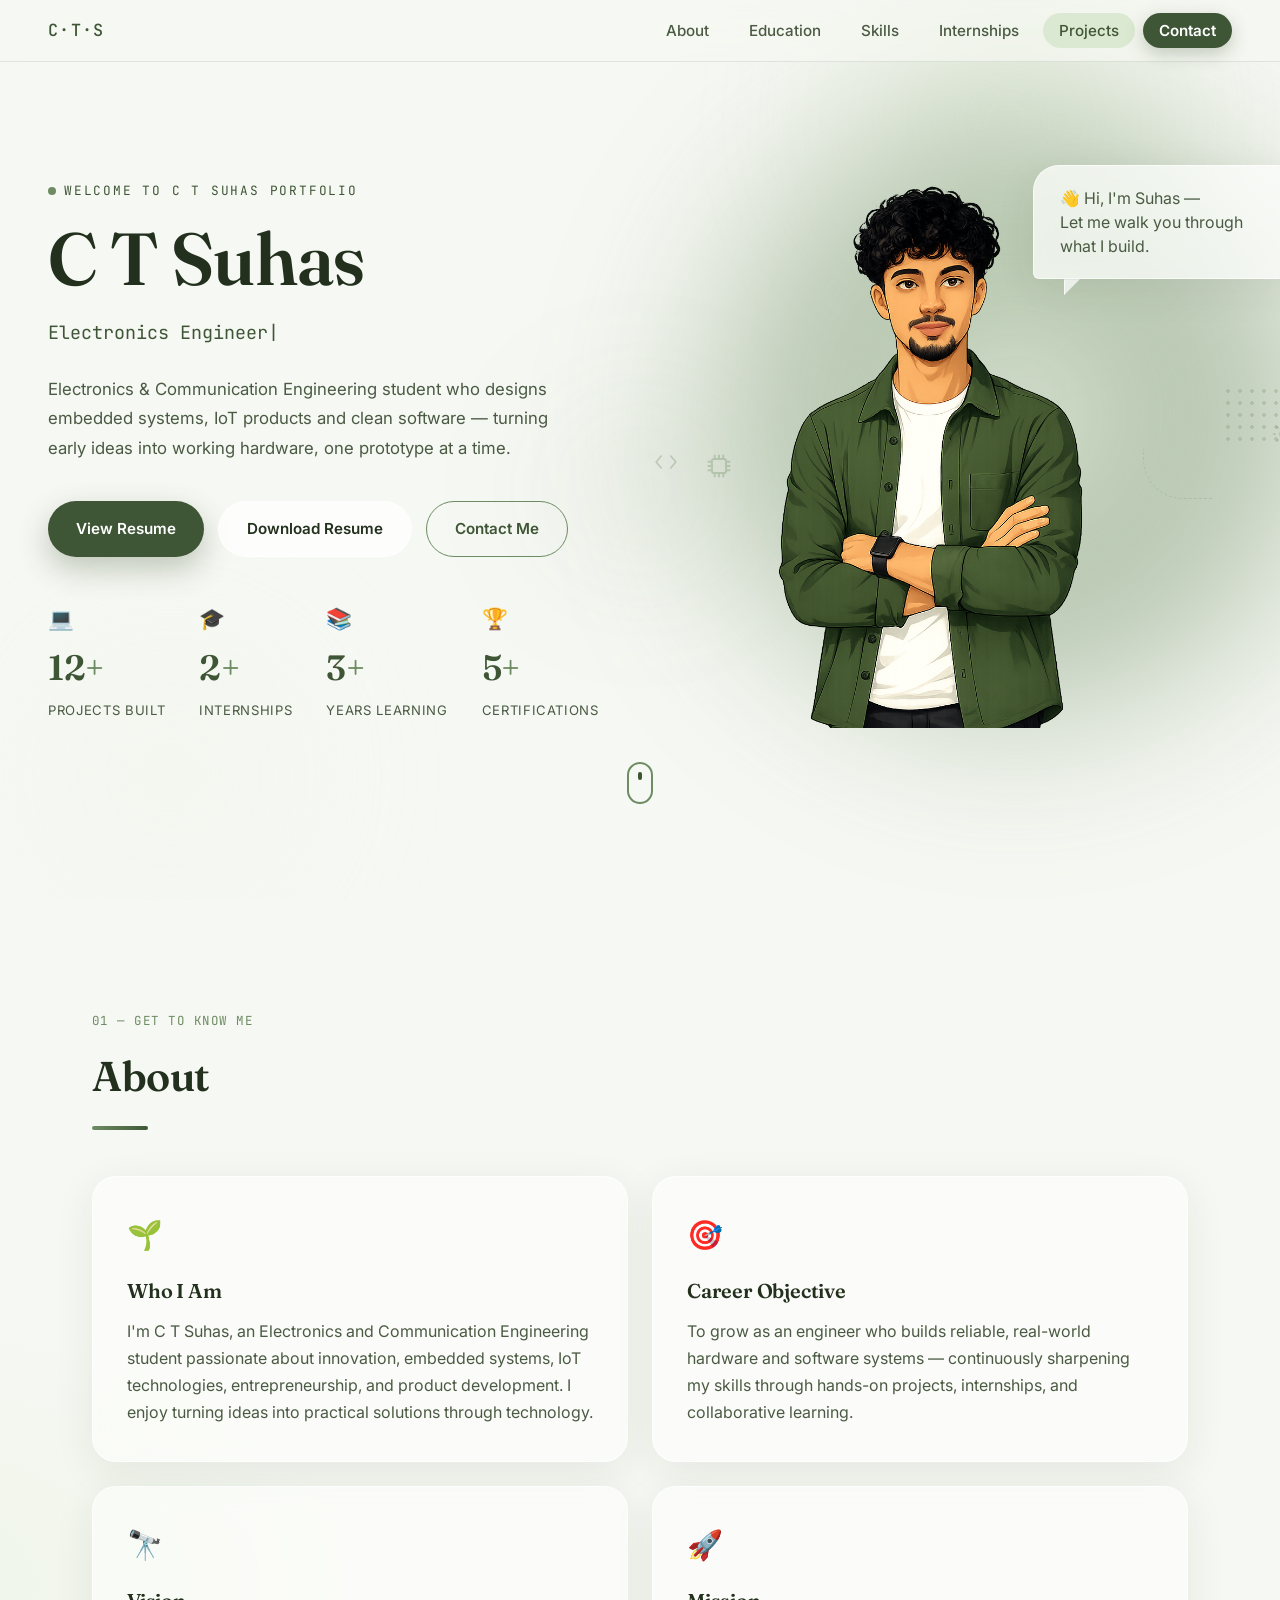
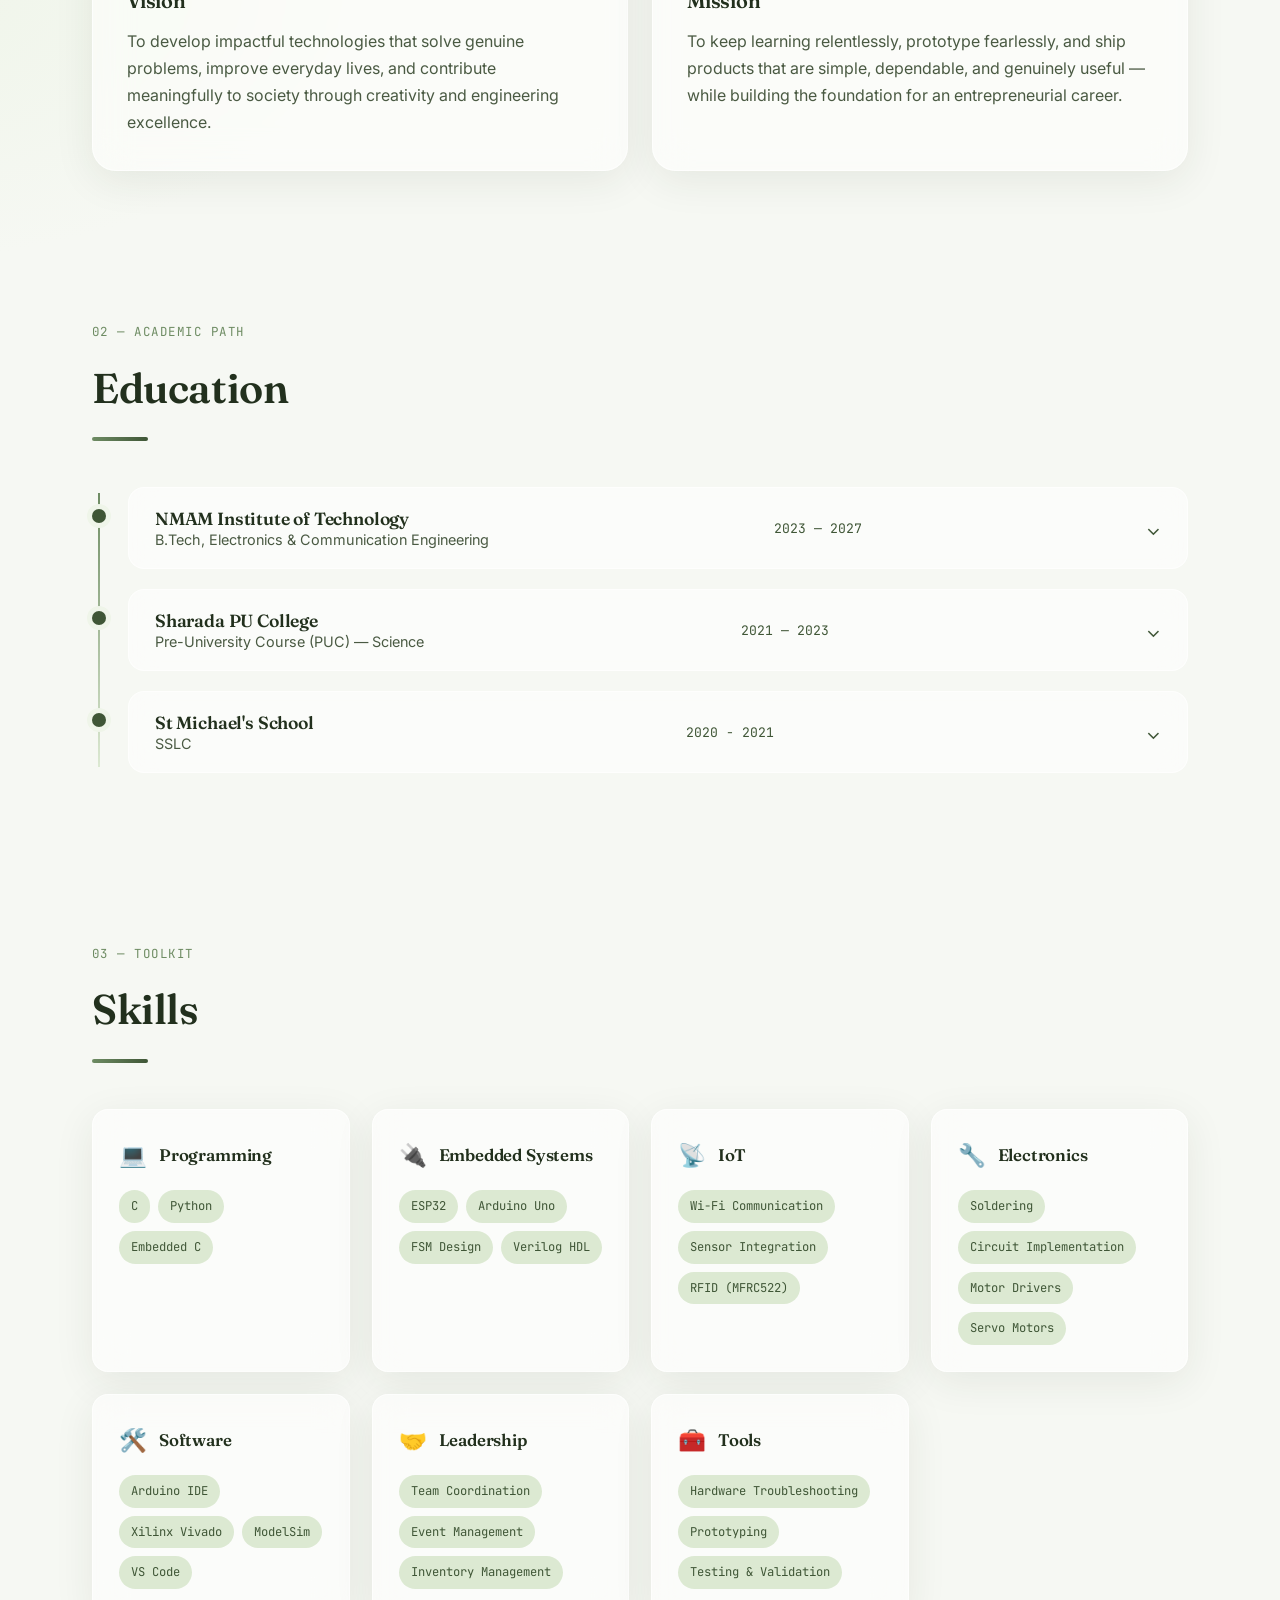
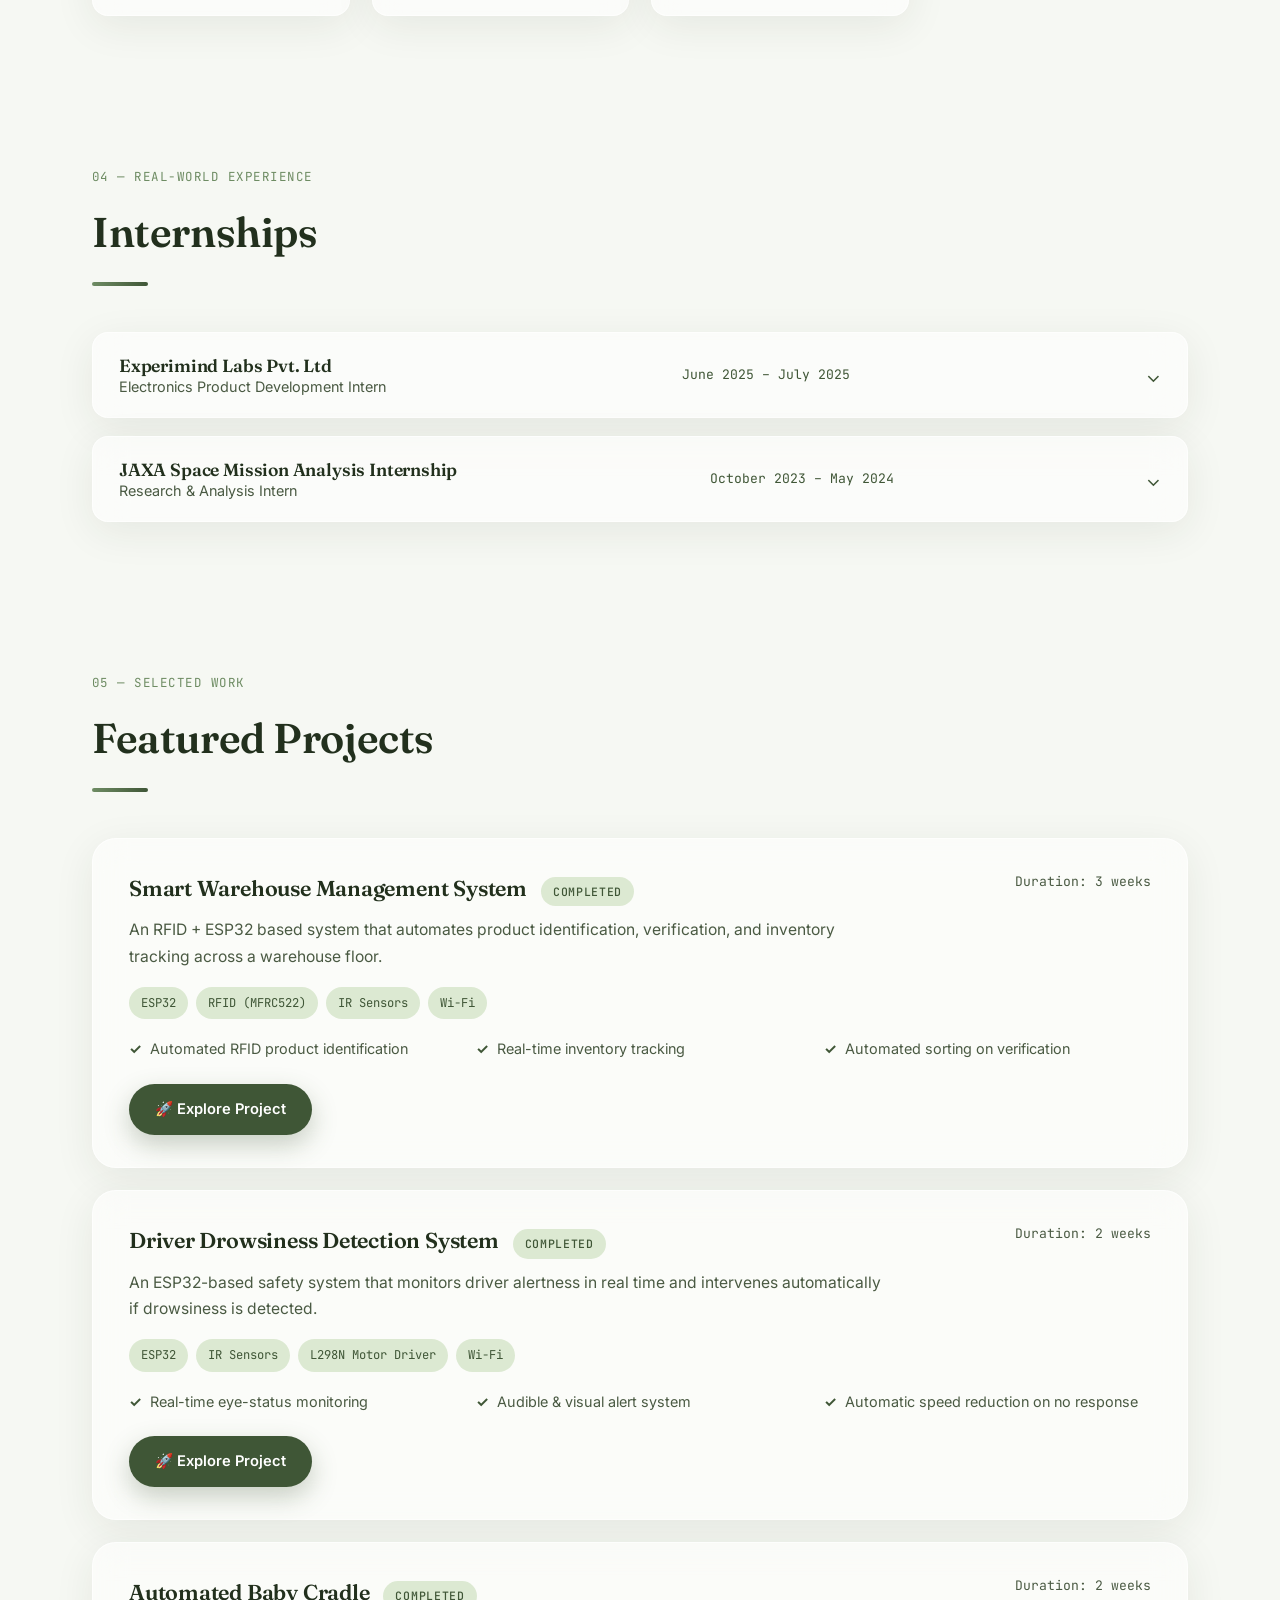
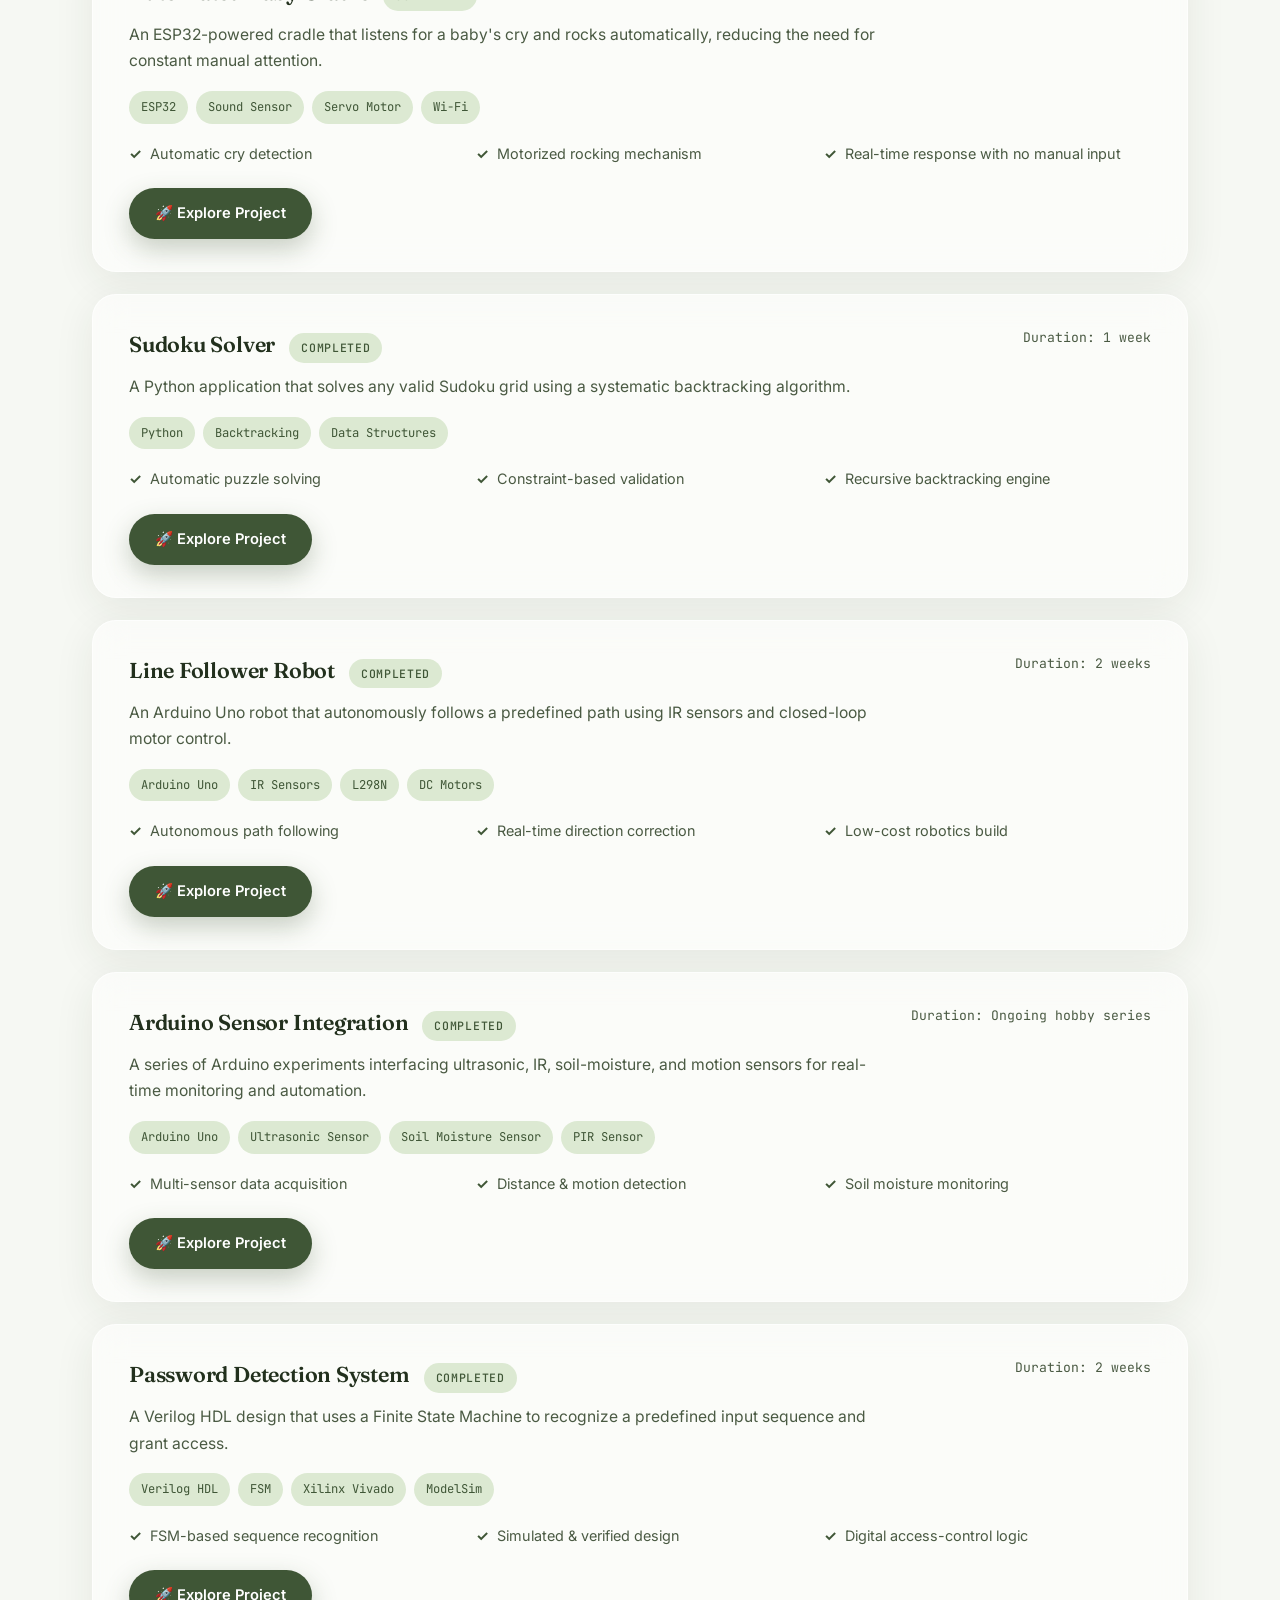
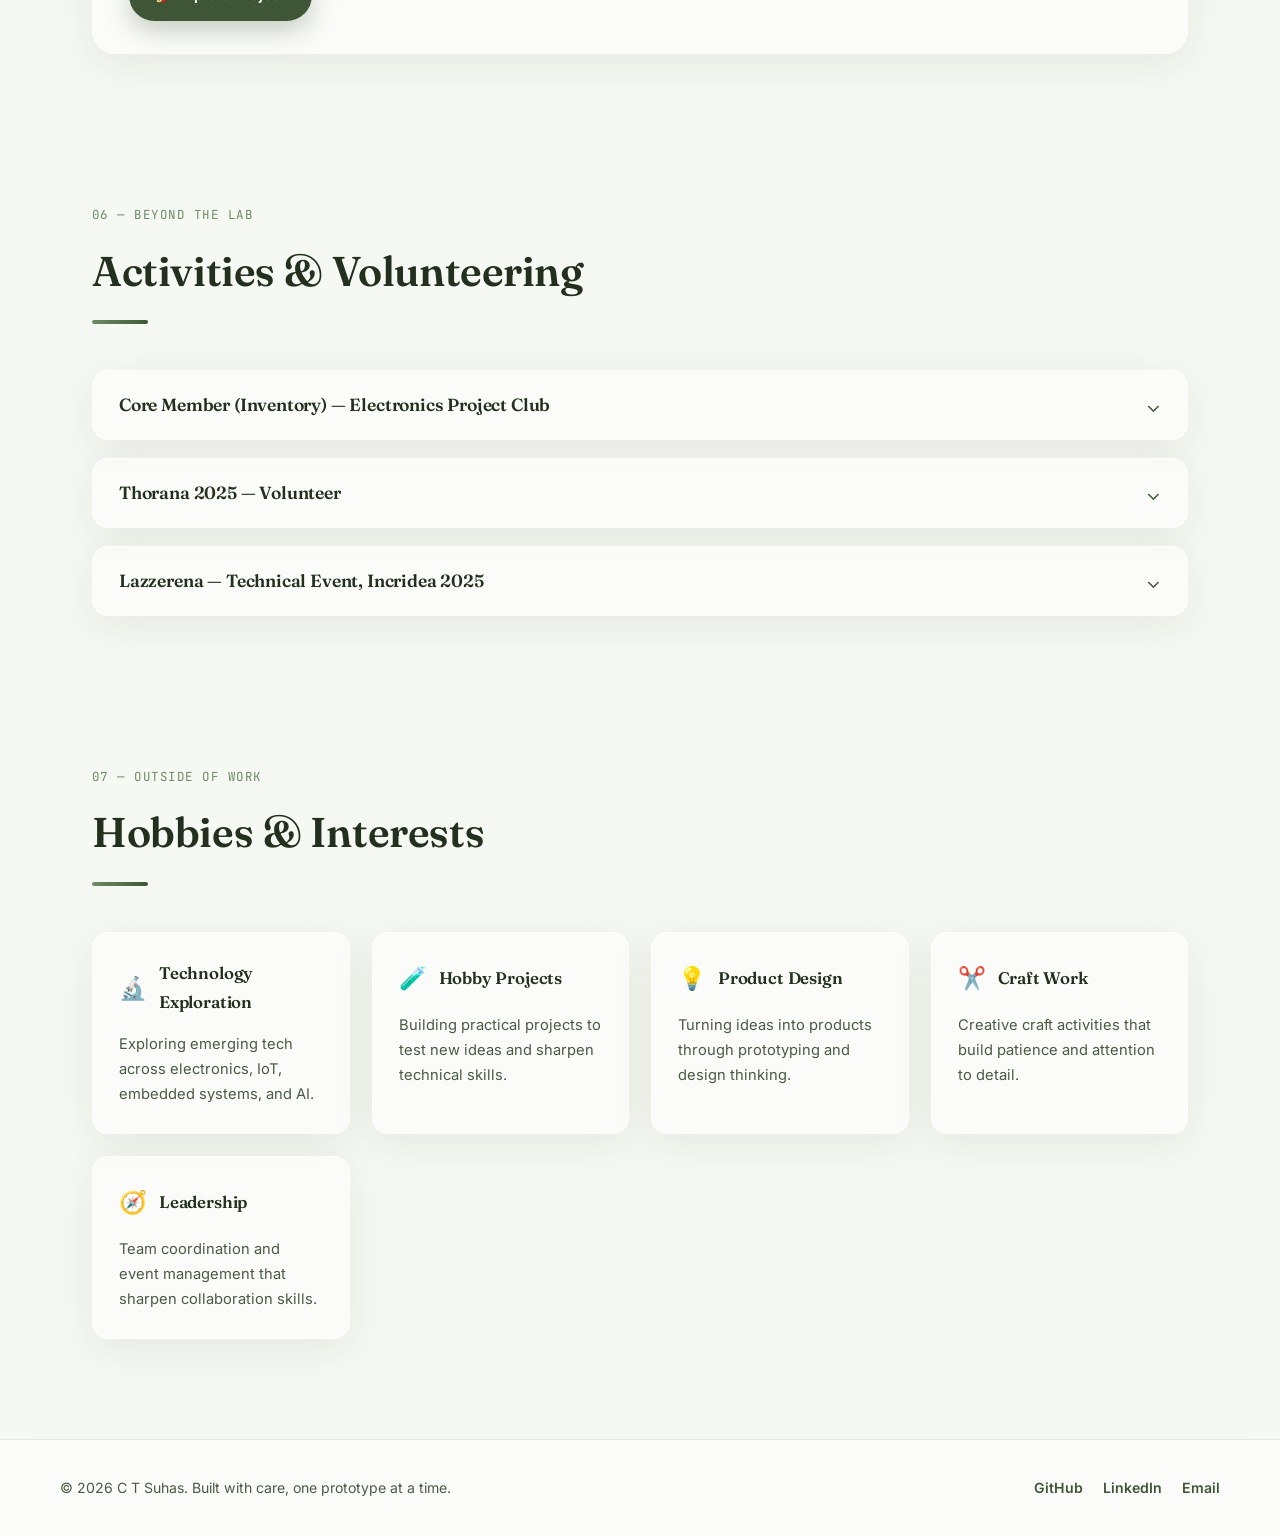
<file: index.html>
<!DOCTYPE html>
<html lang="en">
<head>
<meta charset="UTF-8">
<meta name="viewport" content="width=device-width, initial-scale=1.0">
<meta name="description" content="C T Suhas — Electronics &amp; Communication Engineering student, embedded systems and IoT builder, product-minded engineer.">
<title>C T Suhas — Portfolio</title>

<link rel="preconnect" href="https://fonts.googleapis.com">
<link rel="preconnect" href="https://fonts.gstatic.com" crossorigin>
<link href="https://fonts.googleapis.com/css2?family=Fraunces:opsz,wght@9..144,300;9..144,500;9..144,600;9..144,700&family=Inter:wght@300;400;500;600;700&family=JetBrains+Mono:wght@400;500&display=swap" rel="stylesheet">

<link rel="stylesheet" href="style.css">

<link rel="preload" as="image" href="assets/hero.png">
</head>
<body>

<!-- Scroll progress bar -->
<div class="scroll-progress" id="scrollProgress"></div>

<!-- FIXED NAVBAR -->
<nav class="navbar" id="navbar">
  <a href="#top" class="logo">C·T·S</a>

  <button class="nav-toggle" id="navToggle" aria-label="Toggle navigation" aria-expanded="false">
    <span></span><span></span><span></span>
  </button>

  <ul class="nav-links" id="navLinks">
    <li><a href="#about" data-nav>About</a></li>
    <li><a href="#education" data-nav>Education</a></li>
    <li><a href="#skills" data-nav>Skills</a></li>
    <li><a href="#internships" data-nav>Internships</a></li>
    <li><a href="#projects" data-nav>Projects</a></li>
    <li><a href="contact.html" class="nav-cta">Contact</a></li>
  </ul>
</nav>

<!-- HERO -->
<header class="hero" id="top">
  <div class="hero-orbs" aria-hidden="true">
    <span class="orb orb-1"></span>
    <span class="orb orb-2"></span>
    <span class="orb orb-3"></span>
  </div>

  <div class="hero-inner">
    <div class="hero-copy">
      <p class="eyebrow">Welcome to C T Suhas Portfolio</p>
      <h1 class="hero-name">C&nbsp;T&nbsp;Suhas</h1>
      <p class="hero-role">
        <span class="typing" id="typingText"></span><span class="cursor-blink">|</span>
      </p>
      <p class="hero-intro">
        Electronics &amp; Communication Engineering student who designs embedded systems,
        IoT products and clean software — turning early ideas into working hardware,
        one prototype at a time.
      </p>

      <div class="hero-actions">
        <a href="assets/C T_Suhas_Infosys_Resume.pdf" target="_blank" class="btn btn-primary">View Resume</a>
        <a href="assets/C T_Suhas_Infosys_Resume.pdf" download class="btn btn-ghost">Download Resume</a>
        <a href="contact.html" class="btn btn-outline">Contact Me</a>
      </div>

      <div class="hero-stats" id="counters">
        <div class="stat">
          <span class="stat-icon" aria-hidden="true">💻</span>
          <span class="stat-num" data-count="12">0</span>
          <span class="stat-label">Projects Built</span>
        </div>
        <div class="stat">
          <span class="stat-icon" aria-hidden="true">🎓</span>
          <span class="stat-num" data-count="2">0</span>
          <span class="stat-label">Internships</span>
        </div>
        <div class="stat">
          <span class="stat-icon" aria-hidden="true">📚</span>
          <span class="stat-num" data-count="3">0</span>
          <span class="stat-label">Years Learning</span>
        </div>
        <div class="stat">
          <span class="stat-icon" aria-hidden="true">🏆</span>
          <span class="stat-num" data-count="5">0</span>
          <span class="stat-label">Certifications</span>
        </div>
      </div>
    </div>

    <div class="hero-visual">
      <div class="hero-visual-deco" aria-hidden="true">
        <span class="deco-dots"></span>
        <svg class="deco-icon deco-chip" viewBox="0 0 24 24" fill="none" stroke="currentColor" stroke-width="1.4"><rect x="7" y="7" width="10" height="10" rx="1.5"/><path d="M9 7V4M12 7V4M15 7V4M9 20v-3M12 20v-3M15 20v-3M7 9H4M7 12H4M7 15H4M20 9h-3M20 12h-3M20 15h-3"/></svg>
        <svg class="deco-icon deco-code" viewBox="0 0 24 24" fill="none" stroke="currentColor" stroke-width="1.6"><path d="M8 6 3 12l5 6M16 6l5 6-5 6"/></svg>
        <svg class="deco-icon deco-gear" viewBox="0 0 24 24" fill="none" stroke="currentColor" stroke-width="1.3"><circle cx="12" cy="12" r="3.2"/><path d="M12 3v2.4M12 18.6V21M21 12h-2.4M5.4 12H3M18.1 5.9l-1.7 1.7M7.6 16.4l-1.7 1.7M18.1 18.1l-1.7-1.7M7.6 7.6 5.9 5.9"/></svg>
        <span class="deco-curve"></span>
      </div>

      <div class="hero-avatar" id="heroAvatar">
        <div class="hero-avatar-glow" aria-hidden="true"></div>
        <div class="hero-avatar-frame">
          <img src="assets/hero.png" class="hero-avatar-img" alt="C T Suhas illustrated avatar, arms crossed">
        </div>

        <div class="hero-avatar-bubble" id="heroAvatarBubble" role="status" aria-live="polite">
          <div class="hero-avatar-bubble-float">
            <button class="hero-avatar-bubble-close" id="heroAvatarBubbleClose" aria-label="Close message">&times;</button>
            <p>👋 Hi, I'm Suhas —<br>Let me walk you through what I build.</p>
          </div>
        </div>
      </div>

      <button class="hero-avatar-mobile-toggle" id="heroAvatarMobileToggle" aria-label="Show guide message">
        <img src="assets/hero.png" alt="C T Suhas avatar" class="hero-avatar-mobile-img">
      </button>

    </div>
  </div>

  <a href="#about" class="scroll-cue" aria-label="Scroll to About section">
    <span></span>
  </a>
</header>

<main class="container">

  <!-- ABOUT -->
  <section id="about" class="section">
    <p class="section-eyebrow">01 — Get to know me</p>
    <h2 class="section-title">About</h2>

    <div class="about-grid">
      <div class="about-card reveal">
        <div class="about-icon">🌱</div>
        <h3>Who I Am</h3>
        <p>
          I'm C T Suhas, an Electronics and Communication Engineering student passionate about
          innovation, embedded systems, IoT technologies, entrepreneurship, and product development.
          I enjoy turning ideas into practical solutions through technology.
        </p>
      </div>

      <div class="about-card reveal">
        <div class="about-icon">🎯</div>
        <h3>Career Objective</h3>
        <p>
          To grow as an engineer who builds reliable, real-world hardware and software systems —
          continuously sharpening my skills through hands-on projects, internships, and collaborative
          learning.
        </p>
      </div>

      <div class="about-card reveal">
        <div class="about-icon">🔭</div>
        <h3>Vision</h3>
        <p>
          To develop impactful technologies that solve genuine problems, improve everyday lives,
          and contribute meaningfully to society through creativity and engineering excellence.
        </p>
      </div>

      <div class="about-card reveal">
        <div class="about-icon">🚀</div>
        <h3>Mission</h3>
        <p>
          To keep learning relentlessly, prototype fearlessly, and ship products that are simple,
          dependable, and genuinely useful — while building the foundation for an entrepreneurial career.
        </p>
      </div>
    </div>
  </section>

  <!-- EDUCATION -->
  <section id="education" class="section">
    <p class="section-eyebrow">02 — Academic path</p>
    <h2 class="section-title">Education</h2>

    <div class="timeline">

      <div class="timeline-item reveal">
        <div class="timeline-dot"></div>
        <button class="timeline-header" data-accordion="edu1" aria-expanded="false">
          <div>
            <h3>NMAM Institute of Technology</h3>
            <p class="timeline-sub">B.Tech, Electronics &amp; Communication Engineering</p>
          </div>
          <span class="timeline-meta">2023 — 2027</span>
          <span class="chevron">⌄</span>
        </button>
        <div class="timeline-body" id="edu1">
          <div class="timeline-body-inner">
            <p><strong>Location:</strong> Nitte, Karkala</p>
            <p><strong>Degree:</strong> Bachelor of Technology in Electronics and Communication Engineering</p>
            <p><strong>Highlights:</strong> Core member of the Electronics Project Club, active in hands-on embedded systems and IoT project work alongside coursework.</p>
          </div>
        </div>
      </div>

      <div class="timeline-item reveal">
        <div class="timeline-dot"></div>
        <button class="timeline-header" data-accordion="edu2" aria-expanded="false">
          <div>
            <h3>Sharada PU College</h3>
            <p class="timeline-sub">Pre-University Course (PUC) — Science</p>
          </div>
          <span class="timeline-meta">2021 — 2023</span>
          <span class="chevron">⌄</span>
        </button>
        <div class="timeline-body" id="edu2">
          <div class="timeline-body-inner">
            <p><strong>Location:</strong> Kodial Bail, Mangalore</p>
            <p><strong>Focus:</strong> Physics, Chemistry, Mathematics — building the foundation for engineering studies.</p>
          </div>
        </div>
      </div>

      <div class="timeline-item reveal">
        <div class="timeline-dot"></div>
        <button class="timeline-header" data-accordion="edu3" aria-expanded="false">
          <div>
            <h3>St Michael's School</h3>
            <p class="timeline-sub">SSLC</p>
          </div>
          <span class="timeline-meta">2020 - 2021</span>
          <span class="chevron">⌄</span>
        </button>
        <div class="timeline-body" id="edu3">
          <div class="timeline-body-inner">
            <p><strong>Location:</strong> Madikeri</p>
            <p><strong>Achievements:</strong> Completed secondary schooling with a strong foundation in mathematics and science.</p>
          </div>
        </div>
      </div>

    </div>
  </section>

  <!-- SKILLS -->
  <section id="skills" class="section">
    <p class="section-eyebrow">03 — Toolkit</p>
    <h2 class="section-title">Skills</h2>

    <div class="skills-grid">

      <div class="skill-card reveal">
        <div class="skill-card-head">
          <span class="skill-icon">💻</span>
          <h3>Programming</h3>
        </div>
        <div class="skill-tags">
          <span>C</span><span>Python</span><span>Embedded C</span>
        </div>
      </div>

      <div class="skill-card reveal">
        <div class="skill-card-head">
          <span class="skill-icon">🔌</span>
          <h3>Embedded Systems</h3>
        </div>
        <div class="skill-tags">
          <span>ESP32</span><span>Arduino Uno</span><span>FSM Design</span><span>Verilog HDL</span>
        </div>
      </div>

      <div class="skill-card reveal">
        <div class="skill-card-head">
          <span class="skill-icon">📡</span>
          <h3>IoT</h3>
        </div>
        <div class="skill-tags">
          <span>Wi-Fi Communication</span><span>Sensor Integration</span><span>RFID (MFRC522)</span>
        </div>
      </div>

      <div class="skill-card reveal">
        <div class="skill-card-head">
          <span class="skill-icon">🔧</span>
          <h3>Electronics</h3>
        </div>
        <div class="skill-tags">
          <span>Soldering</span><span>Circuit Implementation</span><span>Motor Drivers</span><span>Servo Motors</span>
        </div>
      </div>

      <div class="skill-card reveal">
        <div class="skill-card-head">
          <span class="skill-icon">🛠️</span>
          <h3>Software</h3>
        </div>
        <div class="skill-tags">
          <span>Arduino IDE</span><span>Xilinx Vivado</span><span>ModelSim</span><span>VS Code</span>
        </div>
      </div>

      <div class="skill-card reveal">
        <div class="skill-card-head">
          <span class="skill-icon">🤝</span>
          <h3>Leadership</h3>
        </div>
        <div class="skill-tags">
          <span>Team Coordination</span><span>Event Management</span><span>Inventory Management</span>
        </div>
      </div>

      <div class="skill-card reveal">
        <div class="skill-card-head">
          <span class="skill-icon">🧰</span>
          <h3>Tools</h3>
        </div>
        <div class="skill-tags">
          <span>Hardware Troubleshooting</span><span>Prototyping</span><span>Testing &amp; Validation</span>
        </div>
      </div>

    </div>
  </section>

  <!-- INTERNSHIPS -->
  <section id="internships" class="section">
    <p class="section-eyebrow">04 — Real-world experience</p>
    <h2 class="section-title">Internships</h2>

    <div class="cards-stack">

      <article class="expand-card reveal">
        <button class="expand-header" data-accordion="intern1" aria-expanded="false">
          <div>
            <h3>Experimind Labs Pvt. Ltd</h3>
            <p class="expand-sub">Electronics Product Development Intern</p>
          </div>
          <span class="expand-meta">June 2025 – July 2025</span>
          <span class="chevron">⌄</span>
        </button>
        <div class="expand-body" id="intern1">
          <div class="expand-body-inner">
            <h4>Responsibilities</h4>
            <ul>
              <li>Circuit implementation and hardware integration for electronic products</li>
              <li>Prototype development, troubleshooting, and system testing</li>
              <li>Validation of electronic systems in collaboration with the engineering team</li>
            </ul>
            <h4>Technologies Used</h4>
            <div class="skill-tags"><span>Circuit Design</span><span>Hardware Integration</span><span>Testing &amp; Validation</span></div>
            <h4>Key Achievements</h4>
            <p>Contributed directly to real product development processes, gaining practical exposure to end-to-end hardware engineering workflows.</p>
          </div>
        </div>
      </article>

      <article class="expand-card reveal">
        <button class="expand-header" data-accordion="intern2" aria-expanded="false">
          <div>
            <h3>JAXA Space Mission Analysis Internship</h3>
            <p class="expand-sub">Research &amp; Analysis Intern</p>
          </div>
          <span class="expand-meta">October 2023 – May 2024</span>
          <span class="chevron">⌄</span>
        </button>
        <div class="expand-body" id="intern2">
          <div class="expand-body-inner">
            <h4>Responsibilities</h4>
            <ul>
              <li>In-depth study of JAXA space missions and their outcomes</li>
              <li>Analysis of mission success rates, failures, and technological advancements</li>
              <li>Research into satellite technology, robotics, and risk management</li>
            </ul>
            <h4>Technologies Used</h4>
            <div class="skill-tags"><span>Satellite Systems</span><span>Robotics</span><span>Risk Analysis</span></div>
            <h4>Key Achievements</h4>
            <p>Built a deeper understanding of modern aerospace systems and the engineering discipline behind space exploration.</p>
          </div>
        </div>
      </article>

    </div>
  </section>

  <!-- PROJECTS -->
  <section id="projects" class="section">
    <p class="section-eyebrow">05 — Selected work</p>
    <h2 class="section-title">Featured Projects</h2>

    <div class="projects-list">

      <article class="project-row reveal">
        <div class="project-row-head">
          <h3>Smart Warehouse Management System</h3>
          <span class="project-status status-completed">Completed</span>
        </div>
        <span class="project-meta">Duration: 3 weeks</span>
        <p class="project-desc">An RFID + ESP32 based system that automates product identification, verification, and inventory tracking across a warehouse floor.</p>
        <div class="project-tags skill-tags">
          <span>ESP32</span><span>RFID (MFRC522)</span><span>IR Sensors</span><span>Wi-Fi</span>
        </div>
        <ul class="project-features">
          <li>Automated RFID product identification</li>
          <li>Real-time inventory tracking</li>
          <li>Automated sorting on verification</li>
        </ul>
        <a href="Inventory management.html" class="project-explore">🚀 Explore Project</a>
      </article>

      <article class="project-row reveal">
        <div class="project-row-head">
          <h3>Driver Drowsiness Detection System</h3>
          <span class="project-status status-completed">Completed</span>
        </div>
        <span class="project-meta">Duration: 2 weeks</span>
        <p class="project-desc">An ESP32-based safety system that monitors driver alertness in real time and intervenes automatically if drowsiness is detected.</p>
        <div class="project-tags skill-tags">
          <span>ESP32</span><span>IR Sensors</span><span>L298N Motor Driver</span><span>Wi-Fi</span>
        </div>
        <ul class="project-features">
          <li>Real-time eye-status monitoring</li>
          <li>Audible &amp; visual alert system</li>
          <li>Automatic speed reduction on no response</li>
        </ul>
        <a href="Driver drowsiness.html" class="project-explore">🚀 Explore Project</a>
      </article>

      <article class="project-row reveal">
        <div class="project-row-head">
          <h3>Automated Baby Cradle</h3>
          <span class="project-status status-completed">Completed</span>
        </div>
        <span class="project-meta">Duration: 2 weeks</span>
        <p class="project-desc">An ESP32-powered cradle that listens for a baby's cry and rocks automatically, reducing the need for constant manual attention.</p>
        <div class="project-tags skill-tags">
          <span>ESP32</span><span>Sound Sensor</span><span>Servo Motor</span><span>Wi-Fi</span>
        </div>
        <ul class="project-features">
          <li>Automatic cry detection</li>
          <li>Motorized rocking mechanism</li>
          <li>Real-time response with no manual input</li>
        </ul>
        <a href="Baby cradle.html" class="project-explore">🚀 Explore Project</a>
      </article>

      <article class="project-row reveal">
        <div class="project-row-head">
          <h3>Sudoku Solver</h3>
          <span class="project-status status-completed">Completed</span>
        </div>
        <span class="project-meta">Duration: 1 week</span>
        <p class="project-desc">A Python application that solves any valid Sudoku grid using a systematic backtracking algorithm.</p>
        <div class="project-tags skill-tags">
          <span>Python</span><span>Backtracking</span><span>Data Structures</span>
        </div>
        <ul class="project-features">
          <li>Automatic puzzle solving</li>
          <li>Constraint-based validation</li>
          <li>Recursive backtracking engine</li>
        </ul>
        <a href="Sudoku solver.html" class="project-explore">🚀 Explore Project</a>
      </article>

      <article class="project-row reveal">
        <div class="project-row-head">
          <h3>Line Follower Robot</h3>
          <span class="project-status status-completed">Completed</span>
        </div>
        <span class="project-meta">Duration: 2 weeks</span>
        <p class="project-desc">An Arduino Uno robot that autonomously follows a predefined path using IR sensors and closed-loop motor control.</p>
        <div class="project-tags skill-tags">
          <span>Arduino Uno</span><span>IR Sensors</span><span>L298N</span><span>DC Motors</span>
        </div>
        <ul class="project-features">
          <li>Autonomous path following</li>
          <li>Real-time direction correction</li>
          <li>Low-cost robotics build</li>
        </ul>
        <a href="Line follower.html" class="project-explore">🚀 Explore Project</a>
      </article>

      <article class="project-row reveal">
        <div class="project-row-head">
          <h3>Arduino Sensor Integration</h3>
          <span class="project-status status-completed">Completed</span>
        </div>
        <span class="project-meta">Duration: Ongoing hobby series</span>
        <p class="project-desc">A series of Arduino experiments interfacing ultrasonic, IR, soil-moisture, and motion sensors for real-time monitoring and automation.</p>
        <div class="project-tags skill-tags">
          <span>Arduino Uno</span><span>Ultrasonic Sensor</span><span>Soil Moisture Sensor</span><span>PIR Sensor</span>
        </div>
        <ul class="project-features">
          <li>Multi-sensor data acquisition</li>
          <li>Distance &amp; motion detection</li>
          <li>Soil moisture monitoring</li>
        </ul>
        <a href="Sensor integration.html" class="project-explore">🚀 Explore Project</a>
      </article>

      <article class="project-row reveal">
        <div class="project-row-head">
          <h3>Password Detection System</h3>
          <span class="project-status status-completed">Completed</span>
        </div>
        <span class="project-meta">Duration: 2 weeks</span>
        <p class="project-desc">A Verilog HDL design that uses a Finite State Machine to recognize a predefined input sequence and grant access.</p>
        <div class="project-tags skill-tags">
          <span>Verilog HDL</span><span>FSM</span><span>Xilinx Vivado</span><span>ModelSim</span>
        </div>
        <ul class="project-features">
          <li>FSM-based sequence recognition</li>
          <li>Simulated &amp; verified design</li>
          <li>Digital access-control logic</li>
        </ul>
        <a href="Password detector.html" class="project-explore">🚀 Explore Project</a>
      </article>

    </div>
  </section>

  <!-- ACTIVITIES -->
  <section id="activities" class="section">
    <p class="section-eyebrow">06 — Beyond the lab</p>
    <h2 class="section-title">Activities &amp; Volunteering</h2>

    <div class="cards-stack">
      <article class="expand-card reveal">
        <button class="expand-header" data-accordion="activity1" aria-expanded="false">
          <div><h3>Core Member (Inventory) — Electronics Project Club</h3></div>
          <span class="chevron">⌄</span>
        </button>
        <div class="expand-body" id="activity1">
          <div class="expand-body-inner">
            <p>Managed inventory of electronic components, tools, and project resources, ensuring equipment availability for technical projects and workshops.</p>
          </div>
        </div>
      </article>

      <article class="expand-card reveal">
        <button class="expand-header" data-accordion="activity2" aria-expanded="false">
          <div><h3>Thorana 2025 — Volunteer</h3></div>
          <span class="chevron">⌄</span>
        </button>
        <div class="expand-body" id="activity2">
          <div class="expand-body-inner">
            <p>Contributed to organizing NMAM Institute of Technology's major cultural and technical fest — coordination, logistics, and on-site operations.</p>
          </div>
        </div>
      </article>

      <article class="expand-card reveal">
        <button class="expand-header" data-accordion="activity3" aria-expanded="false">
          <div><h3>Lazzerena — Technical Event, Incridea 2025</h3></div>
          <span class="chevron">⌄</span>
        </button>
        <div class="expand-body" id="activity3">
          <div class="expand-body-inner">
            <p>Assisted with event setup, participant coordination, and technical support for a flagship technical competition.</p>
          </div>
        </div>
      </article>
    </div>
  </section>

  <!-- HOBBIES -->
  <section id="hobbies" class="section">
    <p class="section-eyebrow">07 — Outside of work</p>
    <h2 class="section-title">Hobbies &amp; Interests</h2>

    <div class="skills-grid">
      <div class="skill-card reveal"><div class="skill-card-head"><span class="skill-icon">🔬</span><h3>Technology Exploration</h3></div><p class="skill-text">Exploring emerging tech across electronics, IoT, embedded systems, and AI.</p></div>
      <div class="skill-card reveal"><div class="skill-card-head"><span class="skill-icon">🧪</span><h3>Hobby Projects</h3></div><p class="skill-text">Building practical projects to test new ideas and sharpen technical skills.</p></div>
      <div class="skill-card reveal"><div class="skill-card-head"><span class="skill-icon">💡</span><h3>Product Design</h3></div><p class="skill-text">Turning ideas into products through prototyping and design thinking.</p></div>
      <div class="skill-card reveal"><div class="skill-card-head"><span class="skill-icon">✂️</span><h3>Craft Work</h3></div><p class="skill-text">Creative craft activities that build patience and attention to detail.</p></div>
      <div class="skill-card reveal"><div class="skill-card-head"><span class="skill-icon">🧭</span><h3>Leadership</h3></div><p class="skill-text">Team coordination and event management that sharpen collaboration skills.</p></div>
    </div>
  </section>

</main>

<!-- FOOTER -->
<footer class="site-footer">
  <div class="footer-inner">
    <p>&copy; <span id="year"></span> C T Suhas. Built with care, one prototype at a time.</p>
    <div class="footer-socials">
      <a href="https://github.com/" target="_blank" aria-label="GitHub">GitHub</a>
      <a href="https://linkedin.com/" target="_blank" aria-label="LinkedIn">LinkedIn</a>
      <a href="mailto:ctsuhas00@gmail.com" aria-label="Email">Email</a>
    </div>
  </div>
</footer>

<button class="back-to-top" id="backToTop" aria-label="Back to top">↑</button>

<script src="script.js"></script>
</body>
</html>

<link rel="stylesheet" href="mobile.css">
</file>
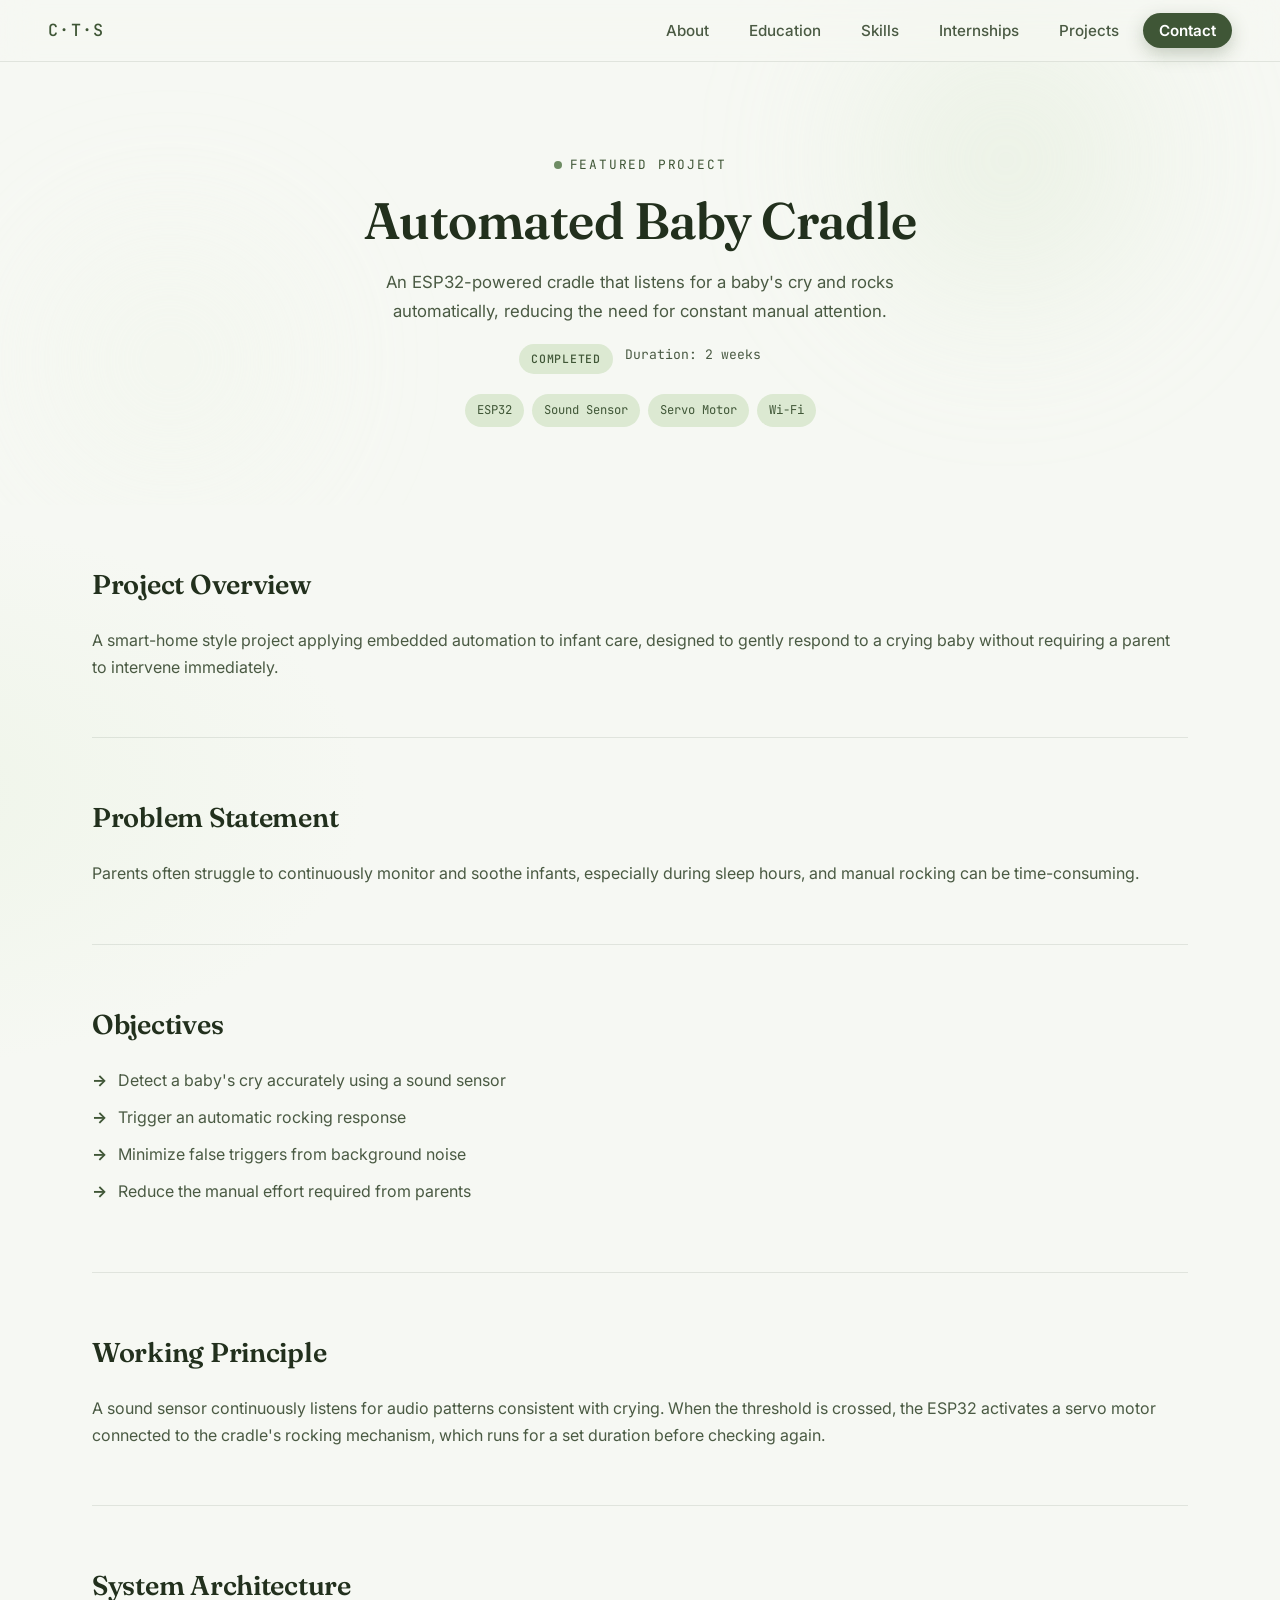
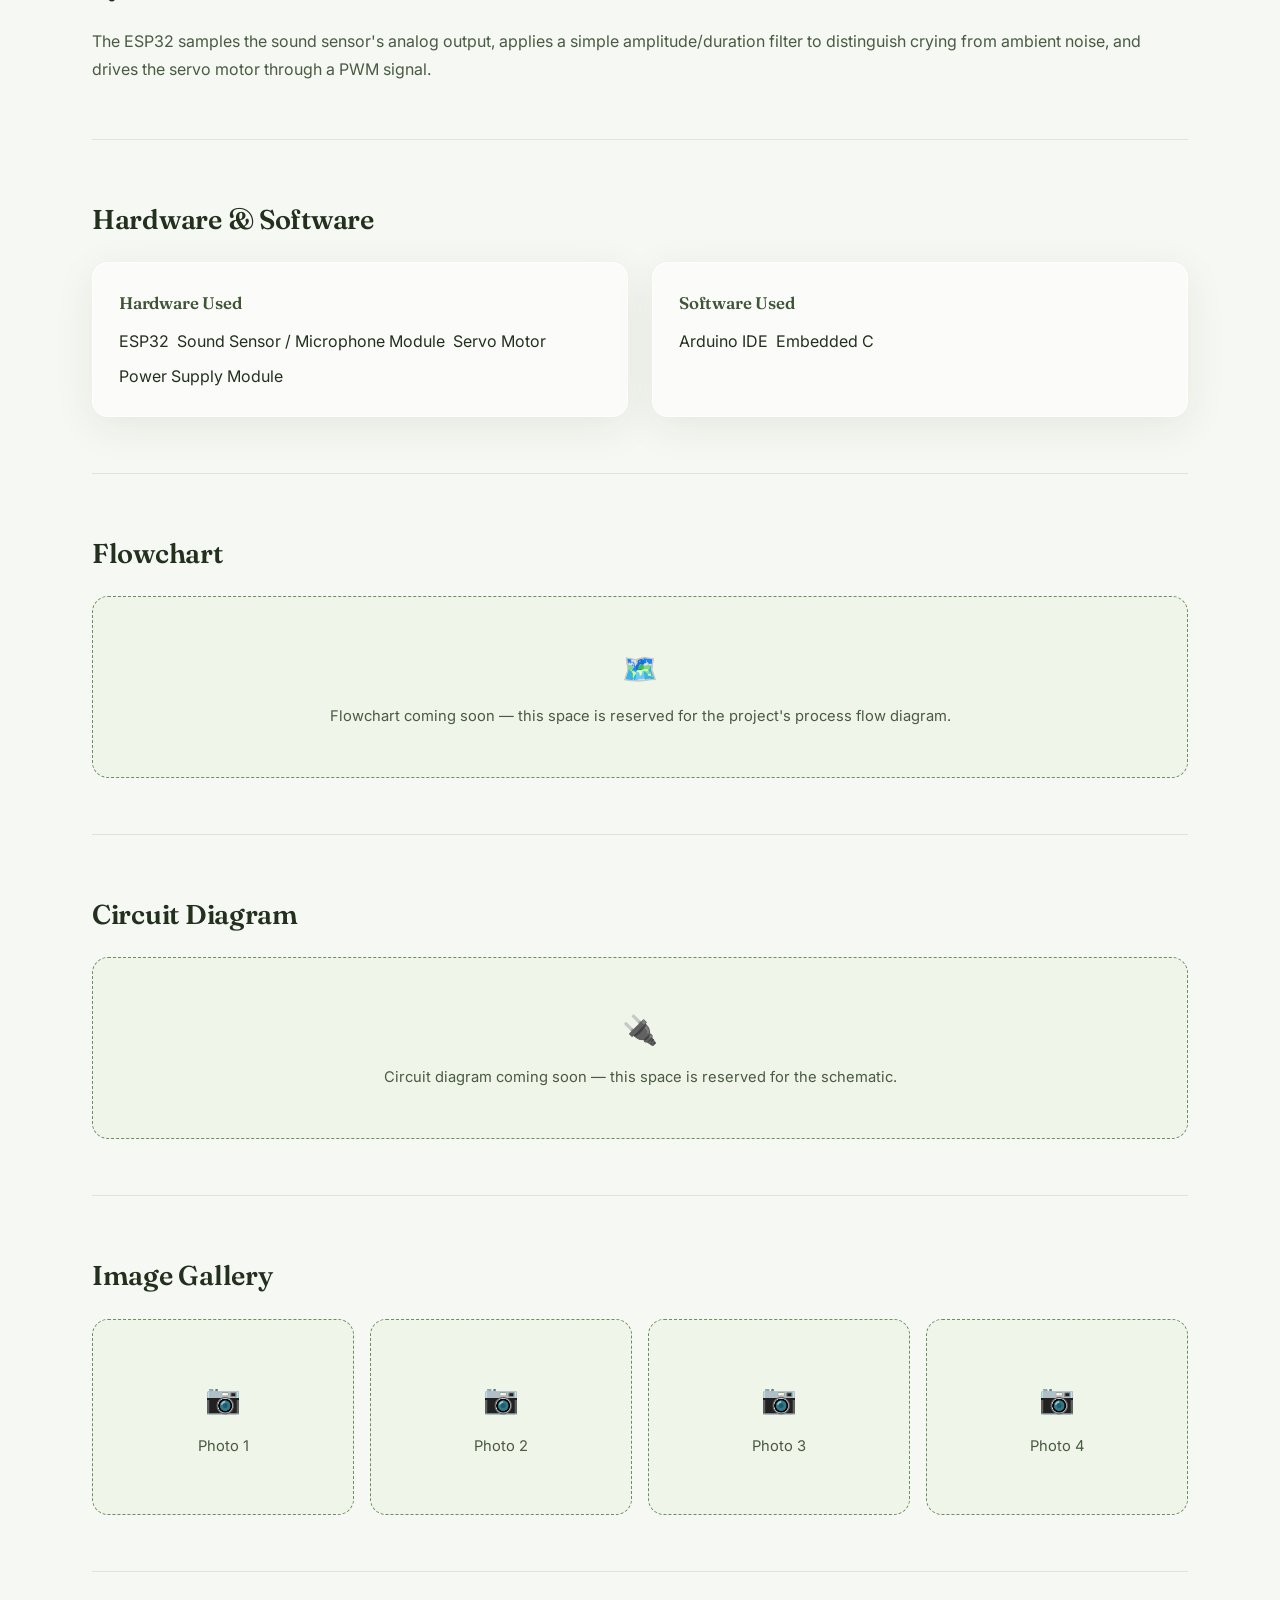
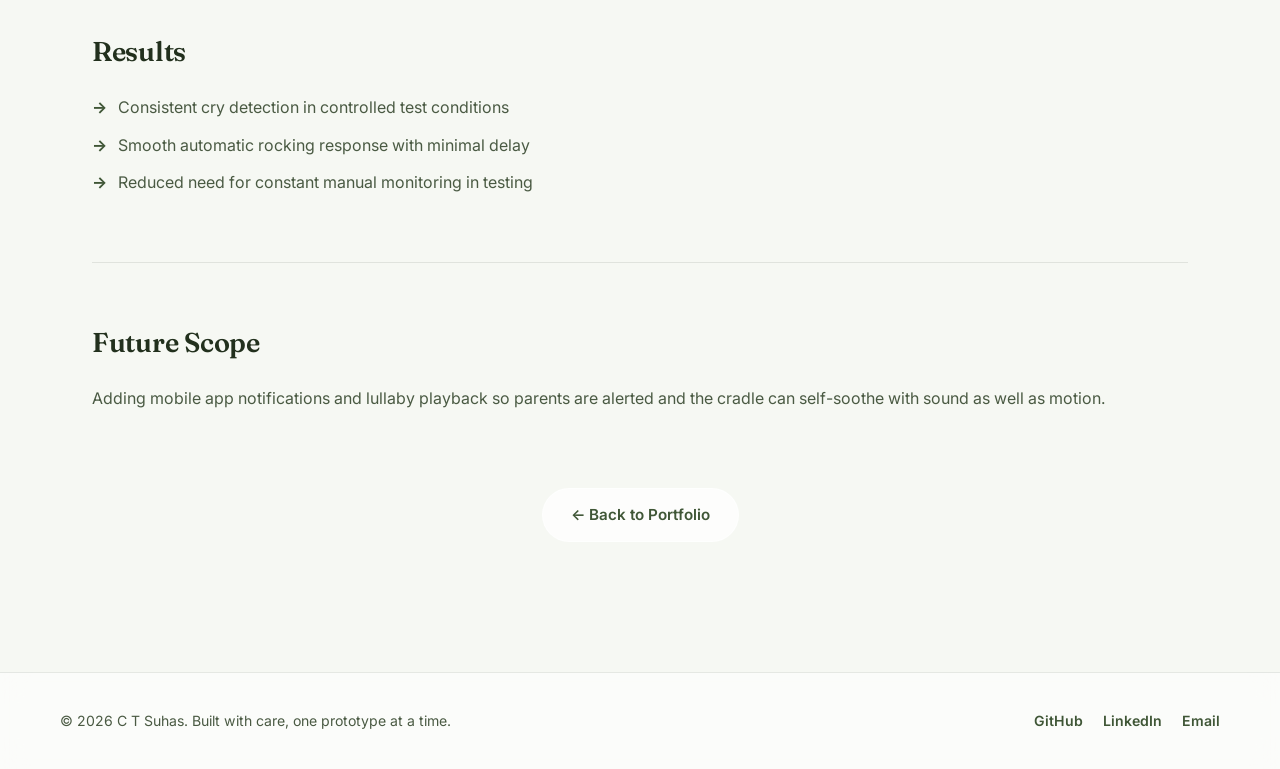
<file: Baby cradle.html>
<!DOCTYPE html>
<html lang="en">
<head>
<meta charset="UTF-8">
<meta name="viewport" content="width=device-width, initial-scale=1.0">
<meta name="description" content="ESP32-powered cradle that detects a baby's cry and rocks automatically.">
<title>Automated Baby Cradle — C T Suhas</title>

<link rel="preconnect" href="https://fonts.googleapis.com">
<link rel="preconnect" href="https://fonts.gstatic.com" crossorigin>
<link href="https://fonts.googleapis.com/css2?family=Fraunces:opsz,wght@9..144,300;9..144,500;9..144,600;9..144,700&family=Inter:wght@300;400;500;600;700&family=JetBrains+Mono:wght@400;500&display=swap" rel="stylesheet">

<link rel="stylesheet" href="style.css">
</head>
<body>

<div class="scroll-progress" id="scrollProgress"></div>

<!-- FIXED NAVBAR -->
<nav class="navbar" id="navbar">
  <a href="index.html" class="logo">C·T·S</a>

  <button class="nav-toggle" id="navToggle" aria-label="Toggle navigation" aria-expanded="false">
    <span></span><span></span><span></span>
  </button>

  <ul class="nav-links" id="navLinks">
    <li><a href="index.html#about">About</a></li>
    <li><a href="index.html#education">Education</a></li>
    <li><a href="index.html#skills">Skills</a></li>
    <li><a href="index.html#internships">Internships</a></li>
    <li><a href="index.html#projects">Projects</a></li>
    <li><a href="contact.html" class="nav-cta">Contact</a></li>
  </ul>
</nav>

<!-- PROJECT HERO -->
<header class="project-hero">
  <div class="hero-orbs" aria-hidden="true">
    <span class="orb orb-1"></span>
    <span class="orb orb-2"></span>
  </div>
  <div class="project-hero-inner">
    <p class="eyebrow" style="justify-content:center;">Featured Project</p>
    <h1 class="hero-name" style="font-size:clamp(2rem, 4.5vw, 3.2rem);">Automated Baby Cradle</h1>
    <p class="hero-intro" style="margin:14px auto 0;">An ESP32-powered cradle that listens for a baby's cry and rocks automatically, reducing the need for constant manual attention.</p>

    <div class="project-meta-row">
      <span class="project-status status-completed">Completed</span>
      <span class="project-meta">Duration: 2 weeks</span>
    </div>

    <div class="project-tags skill-tags">
      <span>ESP32</span>
      <span>Sound Sensor</span>
      <span>Servo Motor</span>
      <span>Wi-Fi</span>
    </div>
  </div>
</header>

<main class="container">

  <section class="detail-section reveal">
    <h2>Project Overview</h2>
    <p>A smart-home style project applying embedded automation to infant care, designed to gently respond to a crying baby without requiring a parent to intervene immediately.</p>
  </section>

  <section class="detail-section reveal">
    <h2>Problem Statement</h2>
    <p>Parents often struggle to continuously monitor and soothe infants, especially during sleep hours, and manual rocking can be time-consuming.</p>
  </section>

  <section class="detail-section reveal">
    <h2>Objectives</h2>
    <ul class="results-list">
      <li>Detect a baby's cry accurately using a sound sensor</li>
      <li>Trigger an automatic rocking response</li>
      <li>Minimize false triggers from background noise</li>
      <li>Reduce the manual effort required from parents</li>
    </ul>
  </section>

  <section class="detail-section reveal">
    <h2>Working Principle</h2>
    <p>A sound sensor continuously listens for audio patterns consistent with crying. When the threshold is crossed, the ESP32 activates a servo motor connected to the cradle's rocking mechanism, which runs for a set duration before checking again.</p>
  </section>

  <section class="detail-section reveal">
    <h2>System Architecture</h2>
    <p>The ESP32 samples the sound sensor's analog output, applies a simple amplitude/duration filter to distinguish crying from ambient noise, and drives the servo motor through a PWM signal.</p>
  </section>

  <section class="detail-section reveal">
    <h2>Hardware &amp; Software</h2>
    <div class="detail-grid">
      <div class="detail-card">
        <h3>Hardware Used</h3>
        <div class="tech-pill-group">
          <span>ESP32</span>
      <span>Sound Sensor / Microphone Module</span>
      <span>Servo Motor</span>
      <span>Power Supply Module</span>
        </div>
      </div>
      <div class="detail-card">
        <h3>Software Used</h3>
        <div class="tech-pill-group">
          <span>Arduino IDE</span>
      <span>Embedded C</span>
        </div>
      </div>
    </div>
  </section>

  <section class="detail-section reveal">
    <h2>Flowchart</h2>
    <div class="placeholder-box">
      <span class="placeholder-icon">🗺️</span>
      Flowchart coming soon — this space is reserved for the project's process flow diagram.
    </div>
  </section>

  <section class="detail-section reveal">
    <h2>Circuit Diagram</h2>
    <div class="placeholder-box">
      <span class="placeholder-icon">🔌</span>
      Circuit diagram coming soon — this space is reserved for the schematic.
    </div>
  </section>

  <section class="detail-section reveal">
    <h2>Image Gallery</h2>
    <div class="placeholder-gallery-grid">
      <div class="placeholder-box"><span class="placeholder-icon">📷</span>Photo 1</div>
      <div class="placeholder-box"><span class="placeholder-icon">📷</span>Photo 2</div>
      <div class="placeholder-box"><span class="placeholder-icon">📷</span>Photo 3</div>
      <div class="placeholder-box"><span class="placeholder-icon">📷</span>Photo 4</div>
    </div>
  </section>

  <section class="detail-section reveal">
    <h2>Results</h2>
    <ul class="results-list">
      <li>Consistent cry detection in controlled test conditions</li>
      <li>Smooth automatic rocking response with minimal delay</li>
      <li>Reduced need for constant manual monitoring in testing</li>
    </ul>
  </section>

  <section class="detail-section reveal">
    <h2>Future Scope</h2>
    <p>Adding mobile app notifications and lullaby playback so parents are alerted and the cradle can self-soothe with sound as well as motion.</p>
  </section>

  <div class="back-portfolio-wrap">
    <a href="index.html#projects" class="back-portfolio-btn">← Back to Portfolio</a>
  </div>

</main>

<footer class="site-footer">
  <div class="footer-inner">
    <p>&copy; <span id="year"></span> C T Suhas. Built with care, one prototype at a time.</p>
    <div class="footer-socials">
      <a href="https://github.com/" target="_blank" aria-label="GitHub">GitHub</a>
      <a href="https://linkedin.com/" target="_blank" aria-label="LinkedIn">LinkedIn</a>
      <a href="mailto:ctsuhas00@gmail.com" aria-label="Email">Email</a>
    </div>
  </div>
</footer>

<button class="back-to-top" id="backToTop" aria-label="Back to top">↑</button>

<script src="script.js"></script>
</body>
</html>
</file>
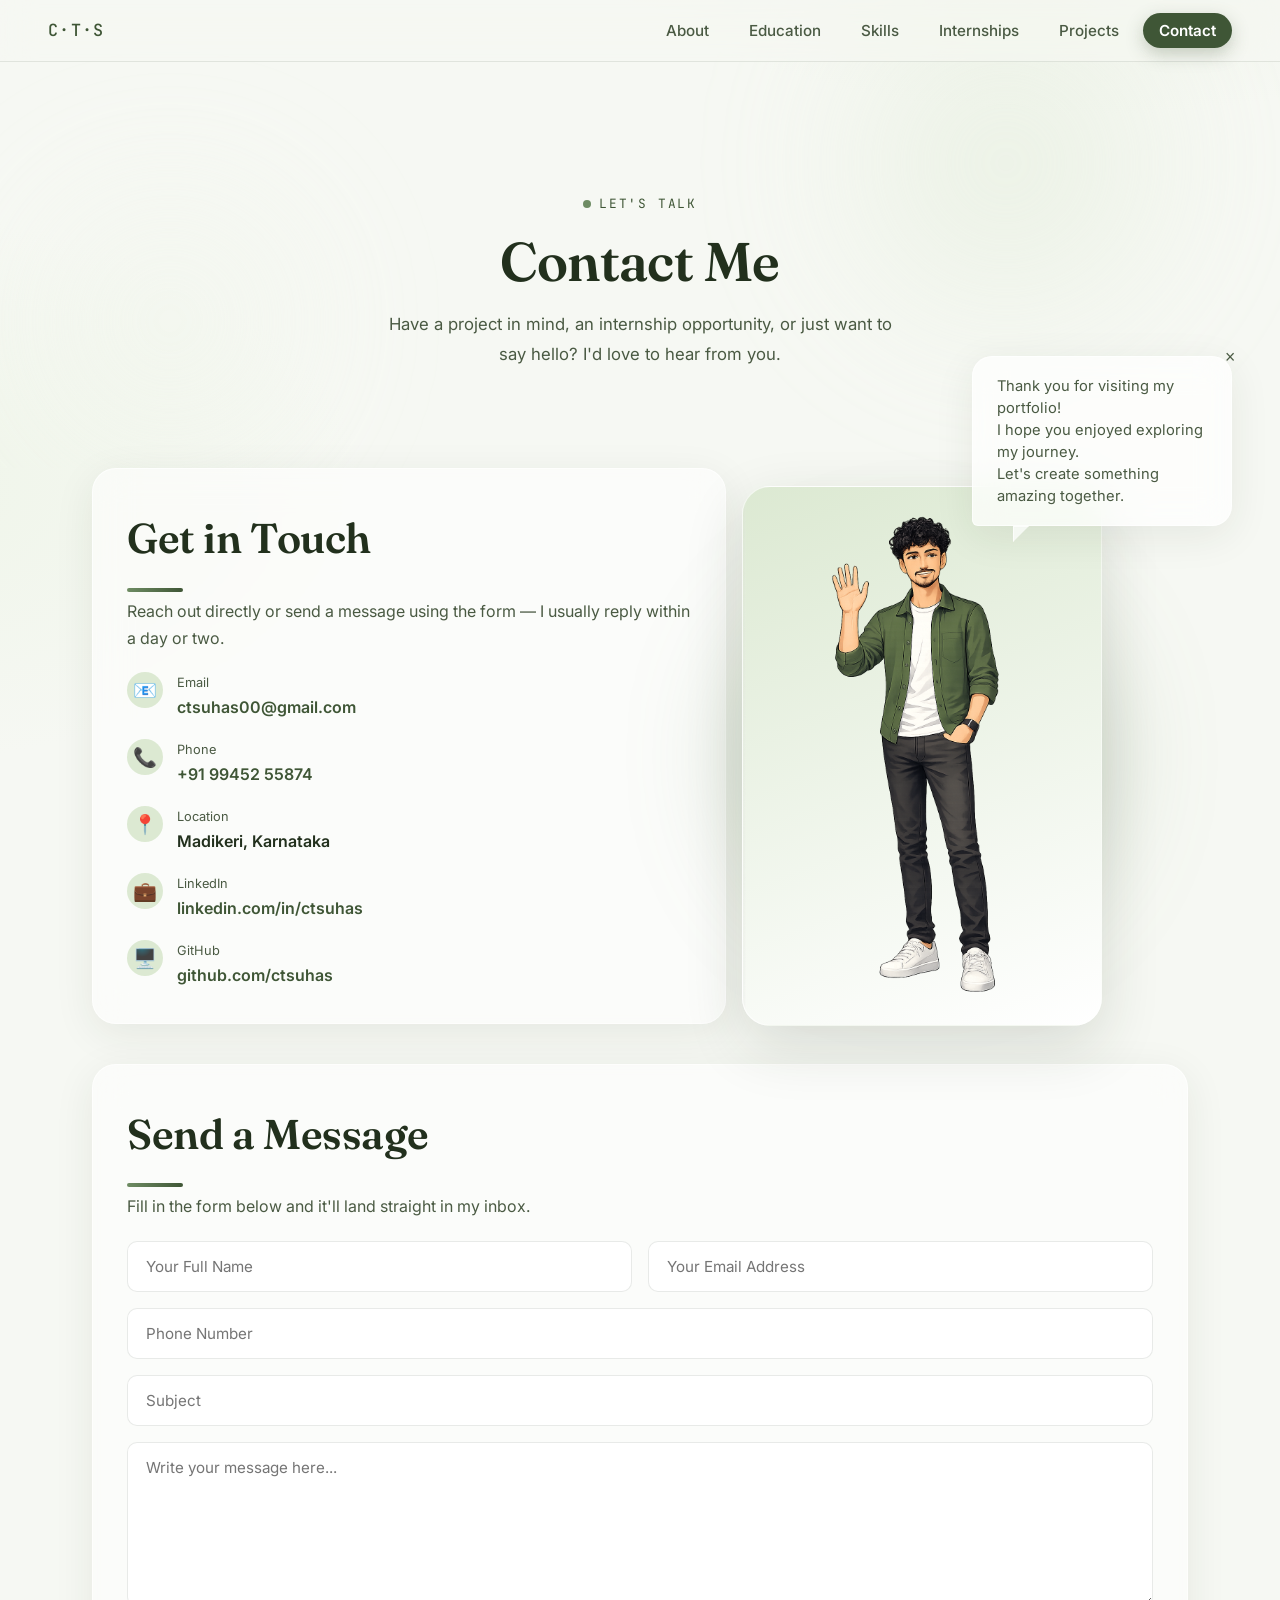
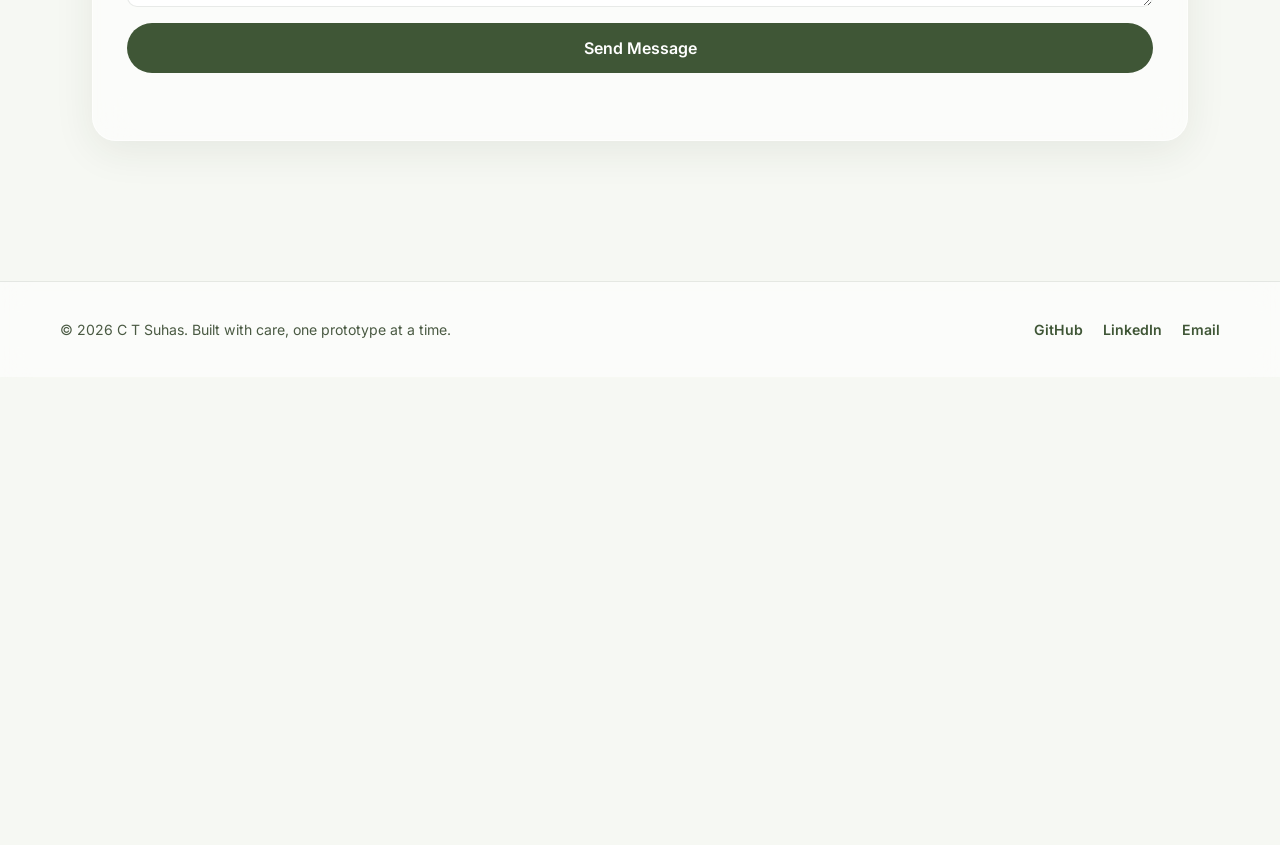
<file: contact.html>
<!DOCTYPE html>
<html lang="en">
<head>
<meta charset="UTF-8">
<meta name="viewport" content="width=device-width, initial-scale=1.0">
<meta name="description" content="Get in touch with C T Suhas.">
<title>Contact — C T Suhas</title>

<link rel="preconnect" href="https://fonts.googleapis.com">
<link rel="preconnect" href="https://fonts.gstatic.com" crossorigin>
<link href="https://fonts.googleapis.com/css2?family=Fraunces:opsz,wght@9..144,300;9..144,500;9..144,600;9..144,700&family=Inter:wght@300;400;500;600;700&family=JetBrains+Mono:wght@400;500&display=swap" rel="stylesheet">

<link rel="stylesheet" href="style.css">

<link rel="preload" as="image" href="assets/images/Contact%20Section.png">
</head>
<body>

<div class="scroll-progress" id="scrollProgress"></div>

<!-- FIXED NAVBAR -->
<nav class="navbar" id="navbar">
  <a href="index.html" class="logo">C·T·S</a>

  <button class="nav-toggle" id="navToggle" aria-label="Toggle navigation" aria-expanded="false">
    <span></span><span></span><span></span>
  </button>

  <ul class="nav-links" id="navLinks">
    <li><a href="index.html#about">About</a></li>
    <li><a href="index.html#education">Education</a></li>
    <li><a href="index.html#skills">Skills</a></li>
    <li><a href="index.html#internships">Internships</a></li>
    <li><a href="index.html#projects">Projects</a></li>
    <li><a href="contact.html" class="nav-cta active">Contact</a></li>
  </ul>
</nav>

<header class="hero" style="min-height:52vh; padding-top:150px;">
  <div class="hero-orbs" aria-hidden="true">
    <span class="orb orb-1"></span>
    <span class="orb orb-2"></span>
  </div>
  <div style="position:relative; z-index:1; text-align:center; max-width:700px; margin:0 auto;">
    <p class="eyebrow" style="justify-content:center;">Let's talk</p>
    <h1 class="hero-name" style="font-size:clamp(2.2rem, 5vw, 3.4rem);">Contact Me</h1>
    <p class="hero-intro" style="margin:0 auto;">
      Have a project in mind, an internship opportunity, or just want to say hello?
      I'd love to hear from you.
    </p>
  </div>
</header>

<main class="container" style="padding-bottom:80px;">
  <div class="contact-layout">

    <!-- ROW 1: contact details on the left, avatar illustration on the right -->
    <div class="contact-top-grid">

      <section class="contact-info-card reveal">
        <h2 class="section-title" style="margin-bottom:6px;">Get in Touch</h2>
        <p>Reach out directly or send a message using the form — I usually reply within a day or two.</p>

        <div class="contact-info-list">
          <div class="contact-info-item">
            <span class="contact-info-icon">📧</span>
            <div>
              <div style="font-size:0.8rem; color:var(--forest-soft);">Email</div>
              <a href="mailto:ctsuhas00@gmail.com">ctsuhas00@gmail.com</a>
            </div>
          </div>

          <div class="contact-info-item">
            <span class="contact-info-icon">📞</span>
            <div>
              <div style="font-size:0.8rem; color:var(--forest-soft);">Phone</div>
              <a href="tel:+919945255874">+91 99452 55874</a>
            </div>
          </div>

          <div class="contact-info-item">
            <span class="contact-info-icon">📍</span>
            <div>
              <div style="font-size:0.8rem; color:var(--forest-soft);">Location</div>
              <span style="font-weight:600;">Madikeri, Karnataka</span>
            </div>
          </div>

          <div class="contact-info-item">
            <span class="contact-info-icon">💼</span>
            <div>
              <div style="font-size:0.8rem; color:var(--forest-soft);">LinkedIn</div>
              <a href="https://linkedin.com/" target="_blank">linkedin.com/in/ctsuhas</a>
            </div>
          </div>

          <div class="contact-info-item">
            <span class="contact-info-icon">🖥️</span>
            <div>
              <div style="font-size:0.8rem; color:var(--forest-soft);">GitHub</div>
              <a href="https://github.com/" target="_blank">github.com/ctsuhas</a>
            </div>
          </div>
        </div>
      </section>

      <!-- CONTACT AVATAR SYSTEM — fully independent from the Hero avatar -->
      <div class="contact-avatar-col">
        <div class="contact-avatar" id="contactAvatar">
          <div class="contact-avatar-glow" aria-hidden="true"></div>

          <div class="contact-avatar-bubble" id="contactAvatarBubble" role="status" aria-live="polite">
            <div class="contact-avatar-bubble-float">
              <button class="contact-avatar-bubble-close" id="contactAvatarBubbleClose" aria-label="Close message">&times;</button>
              <p>Thank you for visiting my portfolio!<br>I hope you enjoyed exploring my journey.<br>Let's create something amazing together.</p>
            </div>
          </div>

          <div class="contact-avatar-frame">
            <img src="assets/images/Contact%20Section.png" class="contact-avatar-img" alt="C T Suhas illustrated avatar waving goodbye">
          </div>
        </div>

        <button class="contact-avatar-mobile-toggle" id="contactAvatarMobileToggle" aria-label="Show guide message">
          <img src="assets/images/Contact%20Section.png" alt="C T Suhas avatar" class="contact-avatar-mobile-img">
        </button>
      </div>

    </div>

    <!-- ROW 2: message form, full width -->
    <section class="contact-form-card full-width reveal">
      <h2 class="section-title" style="margin-bottom:6px;">Send a Message</h2>
      <p>Fill in the form below and it'll land straight in my inbox.</p>

      <form
        action="https://formspree.io/f/mdavabdr"
        method="POST"
        class="contact-form"
        id="contactForm">

        <div class="form-row">
          <input type="text" name="name" placeholder="Your Full Name" required>
          <input type="email" name="email" placeholder="Your Email Address" required>
        </div>

        <input type="tel" name="phone" placeholder="Phone Number" required>

        <input type="text" name="subject" placeholder="Subject" required>

        <textarea name="message" rows="7" placeholder="Write your message here..." required></textarea>

        <button type="submit" id="contactSubmitBtn">Send Message</button>
        <p class="form-status" id="formStatus" role="status" aria-live="polite"></p>
      </form>
    </section>

  </div>
</main>

<footer class="site-footer">
  <div class="footer-inner">
    <p>&copy; <span id="year"></span> C T Suhas. Built with care, one prototype at a time.</p>
    <div class="footer-socials">
      <a href="https://github.com/" target="_blank" aria-label="GitHub">GitHub</a>
      <a href="https://linkedin.com/" target="_blank" aria-label="LinkedIn">LinkedIn</a>
      <a href="mailto:ctsuhas00@gmail.com" aria-label="Email">Email</a>
    </div>
  </div>
</footer>

<button class="back-to-top" id="backToTop" aria-label="Back to top">↑</button>

<script src="script.js"></script>
<script>
  /* Contact form: validation + Formspree submission + loading/success/error
     states + duplicate-submit prevention. Progressive enhancement — if JS
     fails to load, the form still submits normally via its action/method.

     >>> YOUR FORMSPREE ENDPOINT GOES ON THE <form> TAG ABOVE, IN THE
     >>> action="..." ATTRIBUTE (currently https://formspree.io/f/mdavabdr).
     >>> Replace that URL with your own endpoint from formspree.io — nothing
     >>> in this script needs to change. */
  (() => {
    const form = document.getElementById('contactForm');
    const status = document.getElementById('formStatus');
    const submitBtn = document.getElementById('contactSubmitBtn');
    if (!form || !status || !submitBtn) return;

    const fields = {
      name: form.querySelector('[name="name"]'),
      email: form.querySelector('[name="email"]'),
      phone: form.querySelector('[name="phone"]'),
      subject: form.querySelector('[name="subject"]'),
      message: form.querySelector('[name="message"]')
    };

    const emailPattern = /^[^\s@]+@[^\s@]+\.[^\s@]+$/;
    const phonePattern = /^[0-9+\-\s()]{7,}$/;

    let isSubmitting = false;
    const defaultBtnText = submitBtn.textContent;

    const setFieldError = (field, message) => {
      field.style.borderColor = message ? '#B4432E' : '';
      field.style.boxShadow = message ? '0 0 0 4px rgba(180,67,46,0.12)' : '';
    };

    const validate = () => {
      let firstInvalid = null;
      let ok = true;

      const checks = [
        [fields.name, fields.name.value.trim().length > 1],
        [fields.email, emailPattern.test(fields.email.value.trim())],
        [fields.phone, phonePattern.test(fields.phone.value.trim())],
        [fields.subject, fields.subject.value.trim().length > 2],
        [fields.message, fields.message.value.trim().length > 9]
      ];

      checks.forEach(([field, valid]) => {
        setFieldError(field, valid ? '' : 'invalid');
        if (!valid){
          ok = false;
          if (!firstInvalid) firstInvalid = field;
        }
      });

      if (!ok && firstInvalid) firstInvalid.focus();
      return ok;
    };

    // Clear a field's error state as soon as the person fixes it
    Object.values(fields).forEach(field => {
      field.addEventListener('input', () => setFieldError(field, ''));
    });

    form.addEventListener('submit', async (e) => {
      e.preventDefault();

      if (isSubmitting) return; // duplicate-submit guard

      status.textContent = '';
      status.style.color = '';

      if (!validate()){
        status.textContent = 'Please fill in every field correctly before sending.';
        status.style.color = '#B4432E';
        return;
      }

      isSubmitting = true;
      submitBtn.disabled = true;
      submitBtn.textContent = 'Sending…';
      status.textContent = 'Sending your message…';
      status.style.color = '';

      try {
        const response = await fetch(form.action, {
          method: 'POST',
          body: new FormData(form),
          headers: { 'Accept': 'application/json' }
        });

        if (response.ok){
          status.textContent = 'Thanks — your message is on its way. I\'ll reply soon!';
          status.style.color = 'var(--sage-deep)';
          form.reset();
        } else {
          const data = await response.json().catch(() => null);
          const errorMsg = data && data.errors && data.errors.length
            ? data.errors.map(err => err.message).join(', ')
            : 'Something went wrong sending your message. Please try again.';
          status.textContent = errorMsg;
          status.style.color = '#B4432E';
        }
      } catch (err) {
        status.textContent = 'Network error — please check your connection and try again.';
        status.style.color = '#B4432E';
      } finally {
        isSubmitting = false;
        submitBtn.disabled = false;
        submitBtn.textContent = defaultBtnText;
      }
    });
  })();
</script>
</body>
</html>

<link rel="stylesheet" href="mobile.css">
<header class="hero" style="min-height:52vh; padding-top:10px;"></header>
</file>
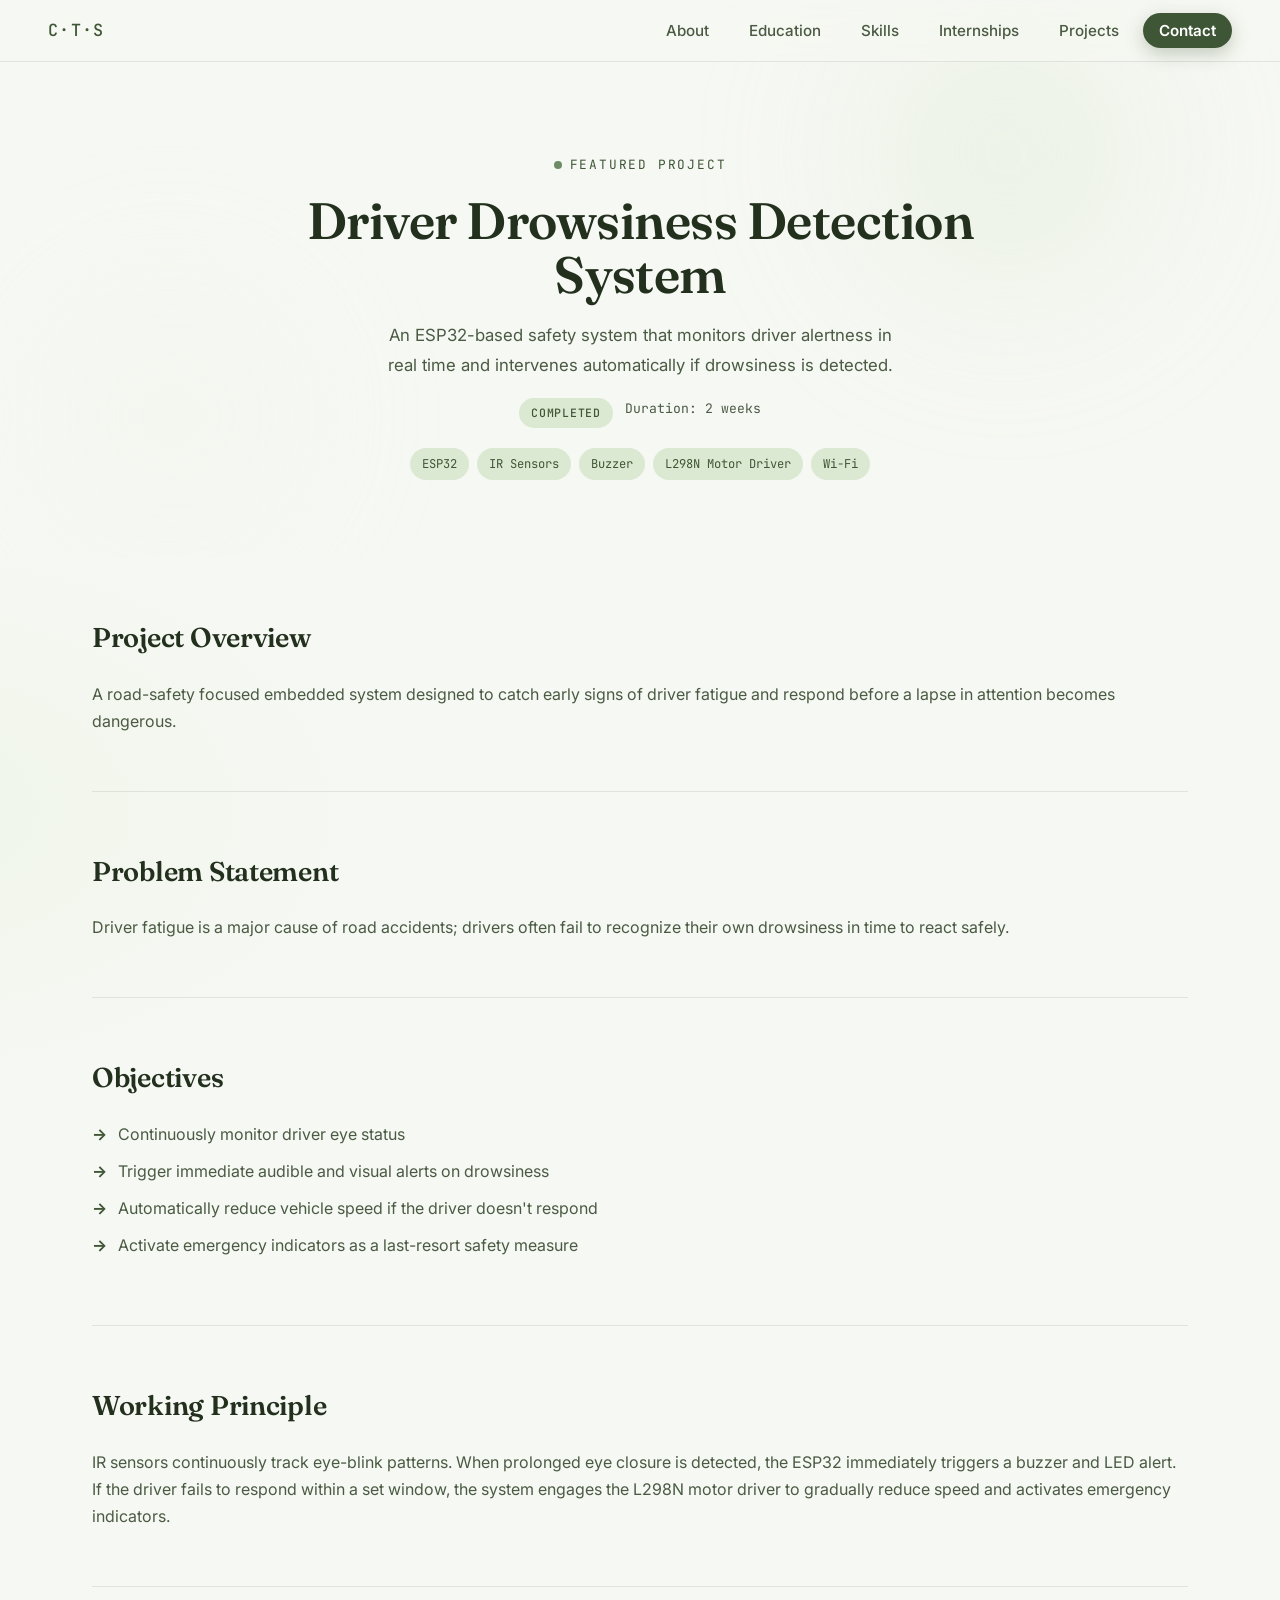
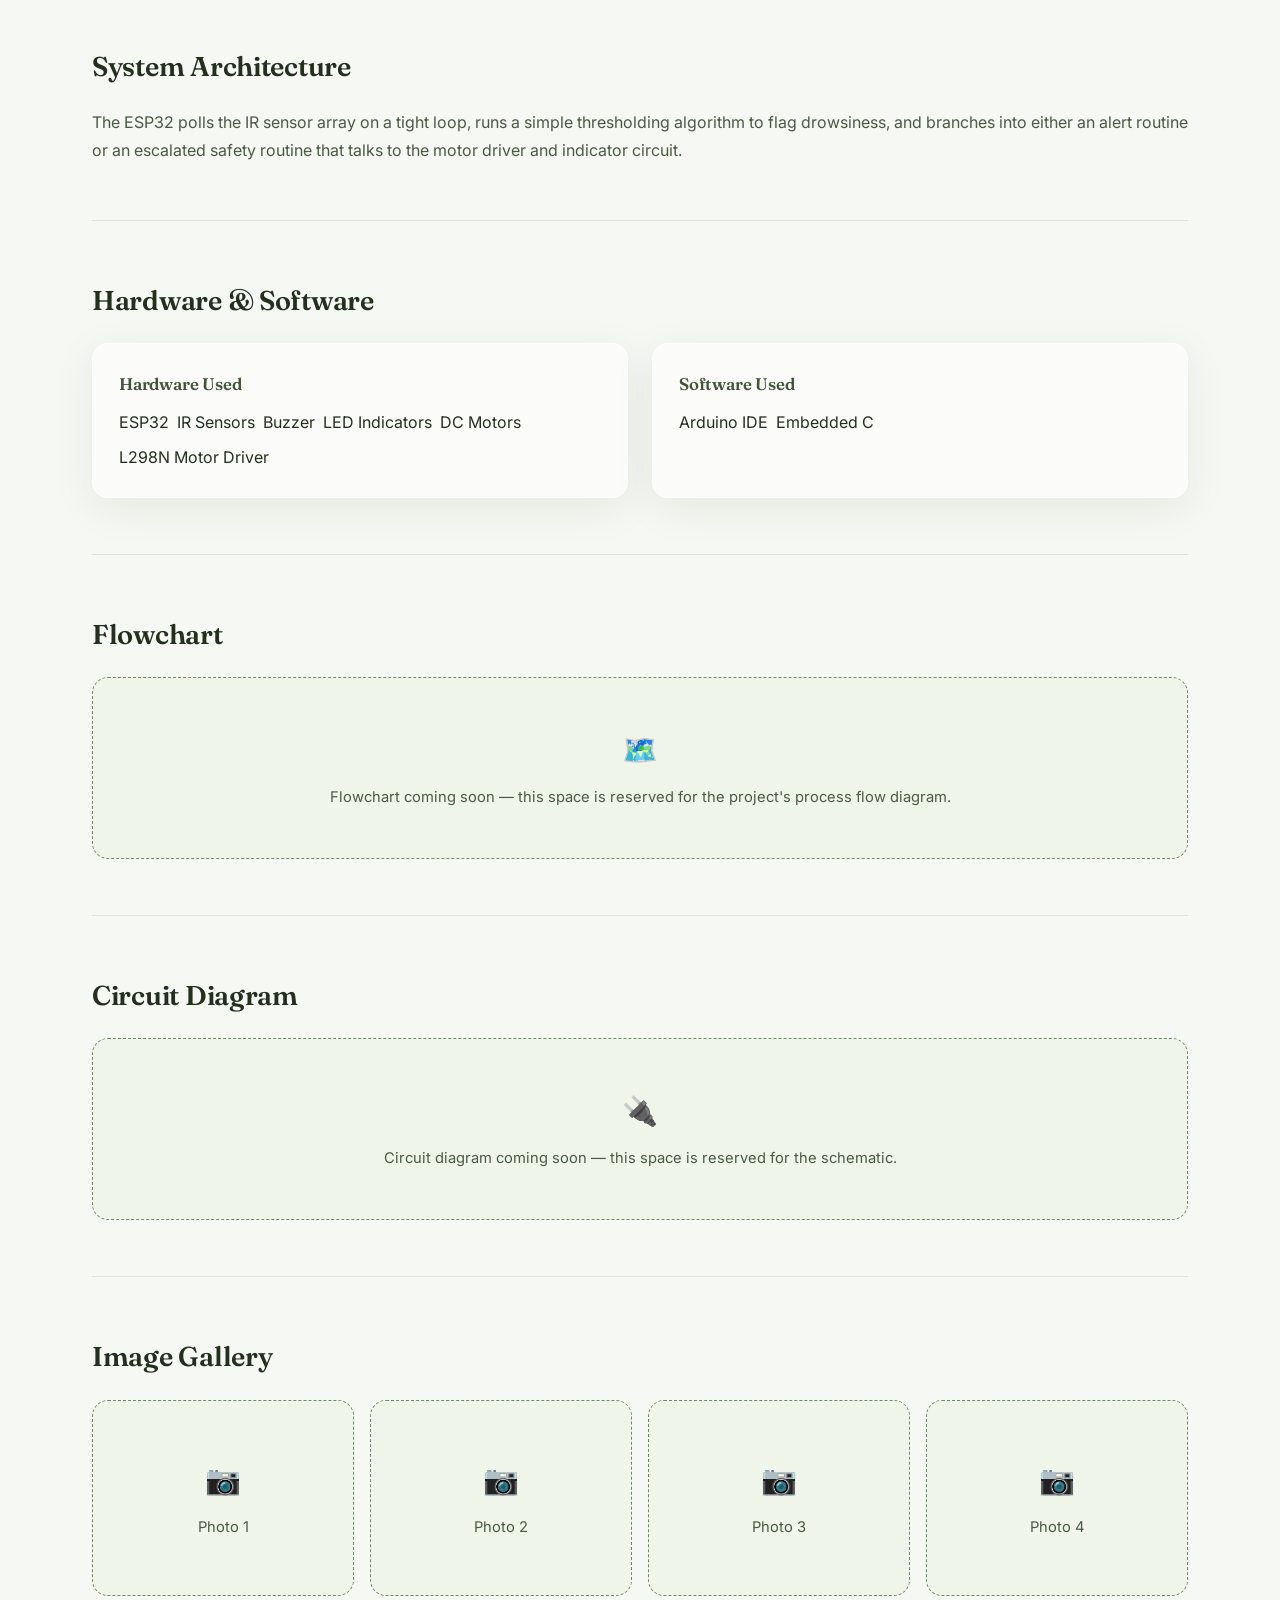
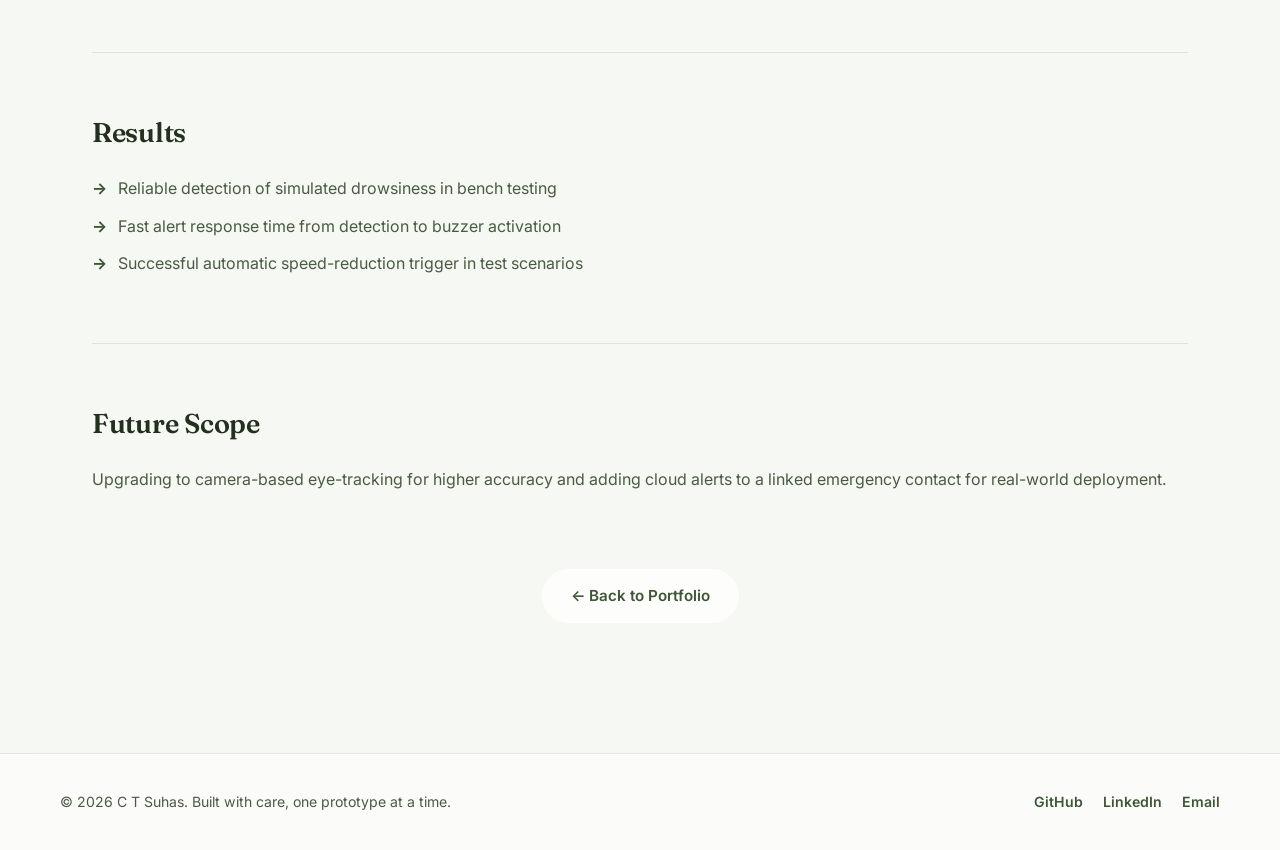
<file: Driver drowsiness.html>
<!DOCTYPE html>
<html lang="en">
<head>
<meta charset="UTF-8">
<meta name="viewport" content="width=device-width, initial-scale=1.0">
<meta name="description" content="ESP32-based real-time driver safety and alert system.">
<title>Driver Drowsiness Detection System — C T Suhas</title>

<link rel="preconnect" href="https://fonts.googleapis.com">
<link rel="preconnect" href="https://fonts.gstatic.com" crossorigin>
<link href="https://fonts.googleapis.com/css2?family=Fraunces:opsz,wght@9..144,300;9..144,500;9..144,600;9..144,700&family=Inter:wght@300;400;500;600;700&family=JetBrains+Mono:wght@400;500&display=swap" rel="stylesheet">

<link rel="stylesheet" href="style.css">
</head>
<body>

<div class="scroll-progress" id="scrollProgress"></div>

<!-- FIXED NAVBAR -->
<nav class="navbar" id="navbar">
  <a href="index.html" class="logo">C·T·S</a>

  <button class="nav-toggle" id="navToggle" aria-label="Toggle navigation" aria-expanded="false">
    <span></span><span></span><span></span>
  </button>

  <ul class="nav-links" id="navLinks">
    <li><a href="index.html#about">About</a></li>
    <li><a href="index.html#education">Education</a></li>
    <li><a href="index.html#skills">Skills</a></li>
    <li><a href="index.html#internships">Internships</a></li>
    <li><a href="index.html#projects">Projects</a></li>
    <li><a href="contact.html" class="nav-cta">Contact</a></li>
  </ul>
</nav>

<!-- PROJECT HERO -->
<header class="project-hero">
  <div class="hero-orbs" aria-hidden="true">
    <span class="orb orb-1"></span>
    <span class="orb orb-2"></span>
  </div>
  <div class="project-hero-inner">
    <p class="eyebrow" style="justify-content:center;">Featured Project</p>
    <h1 class="hero-name" style="font-size:clamp(2rem, 4.5vw, 3.2rem);">Driver Drowsiness Detection System</h1>
    <p class="hero-intro" style="margin:14px auto 0;">An ESP32-based safety system that monitors driver alertness in real time and intervenes automatically if drowsiness is detected.</p>

    <div class="project-meta-row">
      <span class="project-status status-completed">Completed</span>
      <span class="project-meta">Duration: 2 weeks</span>
    </div>

    <div class="project-tags skill-tags">
      <span>ESP32</span>
      <span>IR Sensors</span>
      <span>Buzzer</span>
      <span>L298N Motor Driver</span>
      <span>Wi-Fi</span>
    </div>
  </div>
</header>

<main class="container">

  <section class="detail-section reveal">
    <h2>Project Overview</h2>
    <p>A road-safety focused embedded system designed to catch early signs of driver fatigue and respond before a lapse in attention becomes dangerous.</p>
  </section>

  <section class="detail-section reveal">
    <h2>Problem Statement</h2>
    <p>Driver fatigue is a major cause of road accidents; drivers often fail to recognize their own drowsiness in time to react safely.</p>
  </section>

  <section class="detail-section reveal">
    <h2>Objectives</h2>
    <ul class="results-list">
      <li>Continuously monitor driver eye status</li>
      <li>Trigger immediate audible and visual alerts on drowsiness</li>
      <li>Automatically reduce vehicle speed if the driver doesn't respond</li>
      <li>Activate emergency indicators as a last-resort safety measure</li>
    </ul>
  </section>

  <section class="detail-section reveal">
    <h2>Working Principle</h2>
    <p>IR sensors continuously track eye-blink patterns. When prolonged eye closure is detected, the ESP32 immediately triggers a buzzer and LED alert. If the driver fails to respond within a set window, the system engages the L298N motor driver to gradually reduce speed and activates emergency indicators.</p>
  </section>

  <section class="detail-section reveal">
    <h2>System Architecture</h2>
    <p>The ESP32 polls the IR sensor array on a tight loop, runs a simple thresholding algorithm to flag drowsiness, and branches into either an alert routine or an escalated safety routine that talks to the motor driver and indicator circuit.</p>
  </section>

  <section class="detail-section reveal">
    <h2>Hardware &amp; Software</h2>
    <div class="detail-grid">
      <div class="detail-card">
        <h3>Hardware Used</h3>
        <div class="tech-pill-group">
          <span>ESP32</span>
      <span>IR Sensors</span>
      <span>Buzzer</span>
      <span>LED Indicators</span>
      <span>DC Motors</span>
      <span>L298N Motor Driver</span>
        </div>
      </div>
      <div class="detail-card">
        <h3>Software Used</h3>
        <div class="tech-pill-group">
          <span>Arduino IDE</span>
      <span>Embedded C</span>
        </div>
      </div>
    </div>
  </section>

  <section class="detail-section reveal">
    <h2>Flowchart</h2>
    <div class="placeholder-box">
      <span class="placeholder-icon">🗺️</span>
      Flowchart coming soon — this space is reserved for the project's process flow diagram.
    </div>
  </section>

  <section class="detail-section reveal">
    <h2>Circuit Diagram</h2>
    <div class="placeholder-box">
      <span class="placeholder-icon">🔌</span>
      Circuit diagram coming soon — this space is reserved for the schematic.
    </div>
  </section>

  <section class="detail-section reveal">
    <h2>Image Gallery</h2>
    <div class="placeholder-gallery-grid">
      <div class="placeholder-box"><span class="placeholder-icon">📷</span>Photo 1</div>
      <div class="placeholder-box"><span class="placeholder-icon">📷</span>Photo 2</div>
      <div class="placeholder-box"><span class="placeholder-icon">📷</span>Photo 3</div>
      <div class="placeholder-box"><span class="placeholder-icon">📷</span>Photo 4</div>
    </div>
  </section>

  <section class="detail-section reveal">
    <h2>Results</h2>
    <ul class="results-list">
      <li>Reliable detection of simulated drowsiness in bench testing</li>
      <li>Fast alert response time from detection to buzzer activation</li>
      <li>Successful automatic speed-reduction trigger in test scenarios</li>
    </ul>
  </section>

  <section class="detail-section reveal">
    <h2>Future Scope</h2>
    <p>Upgrading to camera-based eye-tracking for higher accuracy and adding cloud alerts to a linked emergency contact for real-world deployment.</p>
  </section>

  <div class="back-portfolio-wrap">
    <a href="index.html#projects" class="back-portfolio-btn">← Back to Portfolio</a>
  </div>

</main>

<footer class="site-footer">
  <div class="footer-inner">
    <p>&copy; <span id="year"></span> C T Suhas. Built with care, one prototype at a time.</p>
    <div class="footer-socials">
      <a href="https://github.com/" target="_blank" aria-label="GitHub">GitHub</a>
      <a href="https://linkedin.com/" target="_blank" aria-label="LinkedIn">LinkedIn</a>
      <a href="mailto:ctsuhas00@gmail.com" aria-label="Email">Email</a>
    </div>
  </div>
</footer>

<button class="back-to-top" id="backToTop" aria-label="Back to top">↑</button>

<script src="script.js"></script>
</body>
</html>
</file>
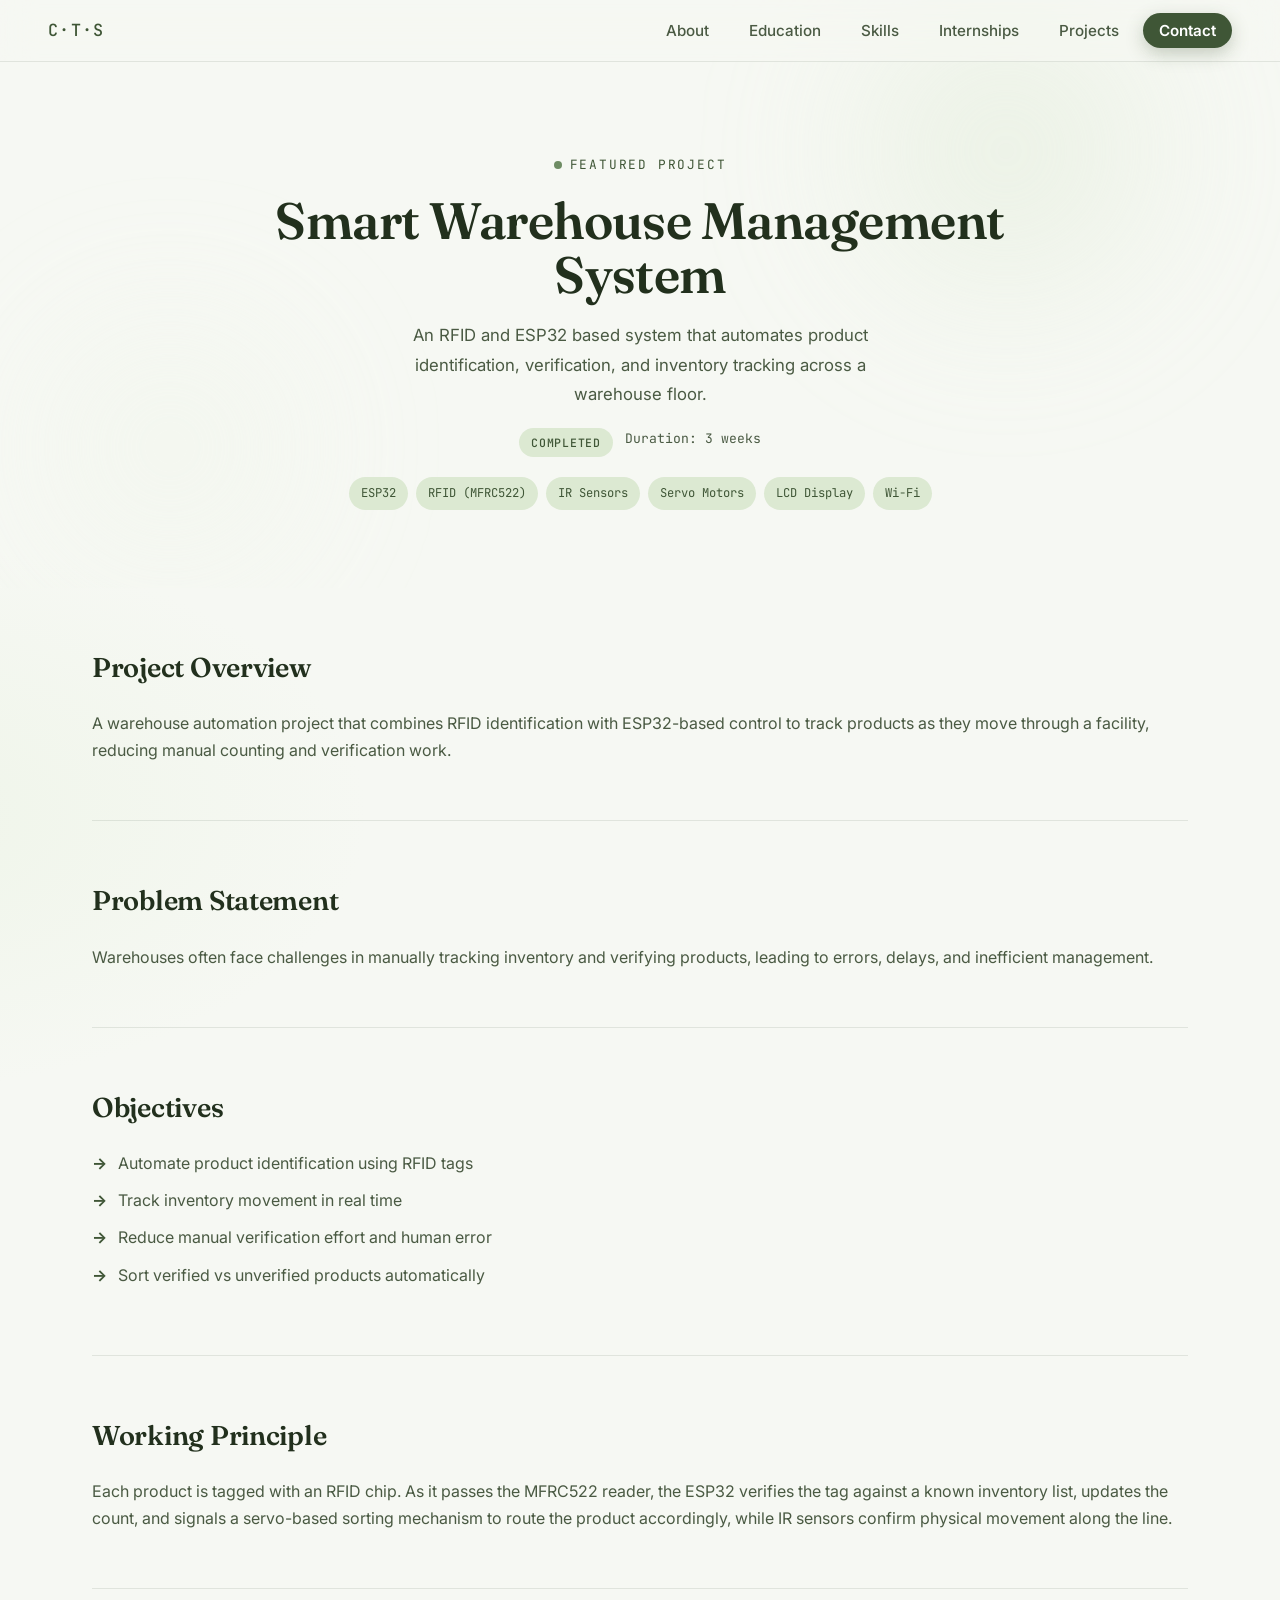
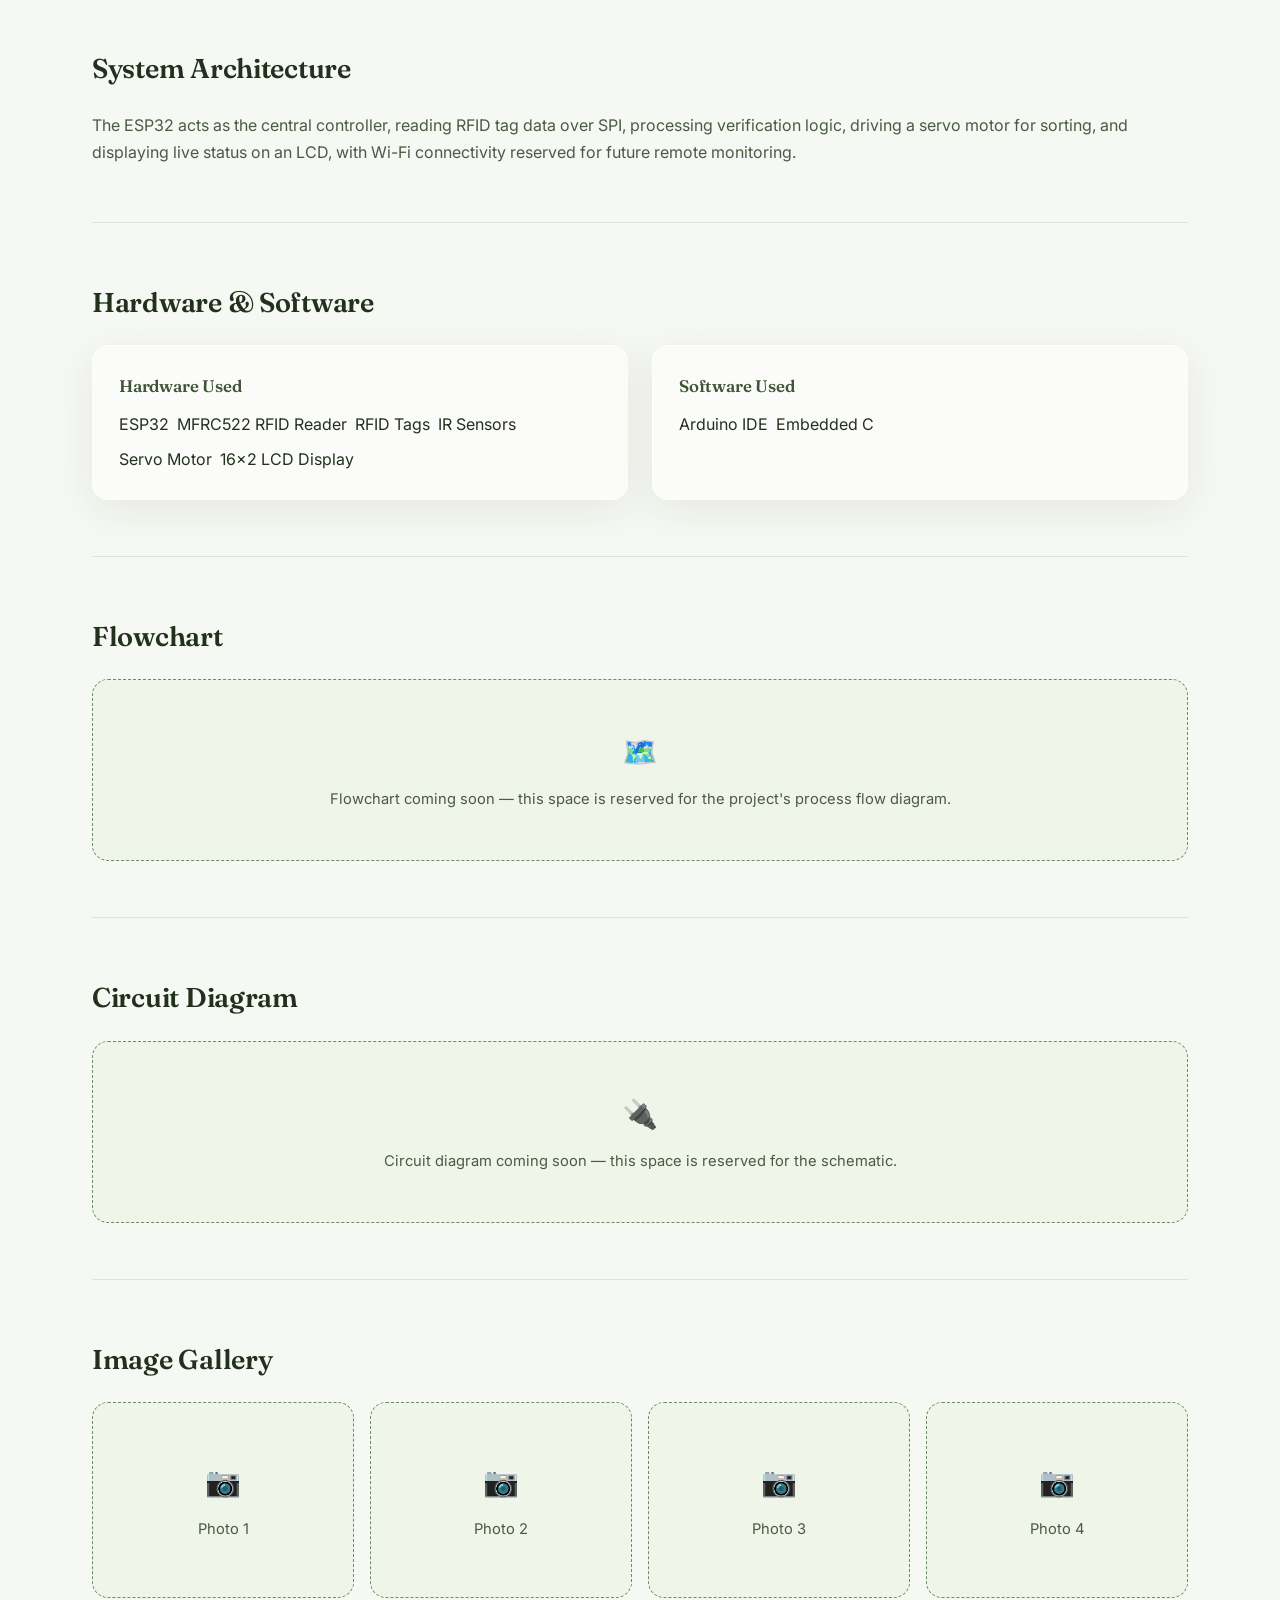
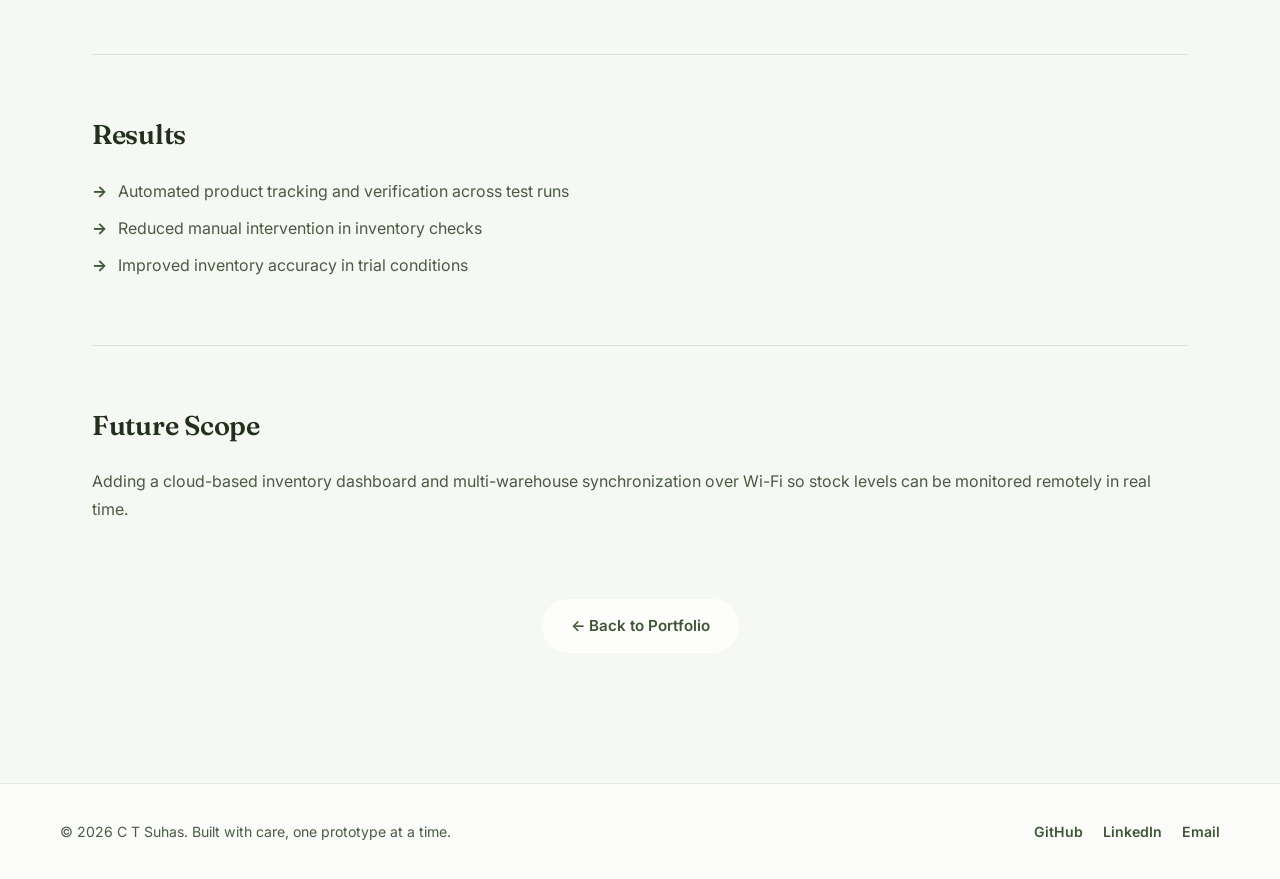
<file: Inventory management.html>
<!DOCTYPE html>
<html lang="en">
<head>
<meta charset="UTF-8">
<meta name="viewport" content="width=device-width, initial-scale=1.0">
<meta name="description" content="RFID + ESP32 based automated inventory tracking and product verification system.">
<title>Smart Warehouse Management System — C T Suhas</title>

<link rel="preconnect" href="https://fonts.googleapis.com">
<link rel="preconnect" href="https://fonts.gstatic.com" crossorigin>
<link href="https://fonts.googleapis.com/css2?family=Fraunces:opsz,wght@9..144,300;9..144,500;9..144,600;9..144,700&family=Inter:wght@300;400;500;600;700&family=JetBrains+Mono:wght@400;500&display=swap" rel="stylesheet">

<link rel="stylesheet" href="style.css">
</head>
<body>

<div class="scroll-progress" id="scrollProgress"></div>

<!-- FIXED NAVBAR -->
<nav class="navbar" id="navbar">
  <a href="index.html" class="logo">C·T·S</a>

  <button class="nav-toggle" id="navToggle" aria-label="Toggle navigation" aria-expanded="false">
    <span></span><span></span><span></span>
  </button>

  <ul class="nav-links" id="navLinks">
    <li><a href="index.html#about">About</a></li>
    <li><a href="index.html#education">Education</a></li>
    <li><a href="index.html#skills">Skills</a></li>
    <li><a href="index.html#internships">Internships</a></li>
    <li><a href="index.html#projects">Projects</a></li>
    <li><a href="contact.html" class="nav-cta">Contact</a></li>
  </ul>
</nav>

<!-- PROJECT HERO -->
<header class="project-hero">
  <div class="hero-orbs" aria-hidden="true">
    <span class="orb orb-1"></span>
    <span class="orb orb-2"></span>
  </div>
  <div class="project-hero-inner">
    <p class="eyebrow" style="justify-content:center;">Featured Project</p>
    <h1 class="hero-name" style="font-size:clamp(2rem, 4.5vw, 3.2rem);">Smart Warehouse Management System</h1>
    <p class="hero-intro" style="margin:14px auto 0;">An RFID and ESP32 based system that automates product identification, verification, and inventory tracking across a warehouse floor.</p>

    <div class="project-meta-row">
      <span class="project-status status-completed">Completed</span>
      <span class="project-meta">Duration: 3 weeks</span>
    </div>

    <div class="project-tags skill-tags">
      <span>ESP32</span>
      <span>RFID (MFRC522)</span>
      <span>IR Sensors</span>
      <span>Servo Motors</span>
      <span>LCD Display</span>
      <span>Wi-Fi</span>
    </div>
  </div>
</header>

<main class="container">

  <section class="detail-section reveal">
    <h2>Project Overview</h2>
    <p>A warehouse automation project that combines RFID identification with ESP32-based control to track products as they move through a facility, reducing manual counting and verification work.</p>
  </section>

  <section class="detail-section reveal">
    <h2>Problem Statement</h2>
    <p>Warehouses often face challenges in manually tracking inventory and verifying products, leading to errors, delays, and inefficient management.</p>
  </section>

  <section class="detail-section reveal">
    <h2>Objectives</h2>
    <ul class="results-list">
      <li>Automate product identification using RFID tags</li>
      <li>Track inventory movement in real time</li>
      <li>Reduce manual verification effort and human error</li>
      <li>Sort verified vs unverified products automatically</li>
    </ul>
  </section>

  <section class="detail-section reveal">
    <h2>Working Principle</h2>
    <p>Each product is tagged with an RFID chip. As it passes the MFRC522 reader, the ESP32 verifies the tag against a known inventory list, updates the count, and signals a servo-based sorting mechanism to route the product accordingly, while IR sensors confirm physical movement along the line.</p>
  </section>

  <section class="detail-section reveal">
    <h2>System Architecture</h2>
    <p>The ESP32 acts as the central controller, reading RFID tag data over SPI, processing verification logic, driving a servo motor for sorting, and displaying live status on an LCD, with Wi-Fi connectivity reserved for future remote monitoring.</p>
  </section>

  <section class="detail-section reveal">
    <h2>Hardware &amp; Software</h2>
    <div class="detail-grid">
      <div class="detail-card">
        <h3>Hardware Used</h3>
        <div class="tech-pill-group">
          <span>ESP32</span>
      <span>MFRC522 RFID Reader</span>
      <span>RFID Tags</span>
      <span>IR Sensors</span>
      <span>Servo Motor</span>
      <span>16x2 LCD Display</span>
        </div>
      </div>
      <div class="detail-card">
        <h3>Software Used</h3>
        <div class="tech-pill-group">
          <span>Arduino IDE</span>
      <span>Embedded C</span>
        </div>
      </div>
    </div>
  </section>

  <section class="detail-section reveal">
    <h2>Flowchart</h2>
    <div class="placeholder-box">
      <span class="placeholder-icon">🗺️</span>
      Flowchart coming soon — this space is reserved for the project's process flow diagram.
    </div>
  </section>

  <section class="detail-section reveal">
    <h2>Circuit Diagram</h2>
    <div class="placeholder-box">
      <span class="placeholder-icon">🔌</span>
      Circuit diagram coming soon — this space is reserved for the schematic.
    </div>
  </section>

  <section class="detail-section reveal">
    <h2>Image Gallery</h2>
    <div class="placeholder-gallery-grid">
      <div class="placeholder-box"><span class="placeholder-icon">📷</span>Photo 1</div>
      <div class="placeholder-box"><span class="placeholder-icon">📷</span>Photo 2</div>
      <div class="placeholder-box"><span class="placeholder-icon">📷</span>Photo 3</div>
      <div class="placeholder-box"><span class="placeholder-icon">📷</span>Photo 4</div>
    </div>
  </section>

  <section class="detail-section reveal">
    <h2>Results</h2>
    <ul class="results-list">
      <li>Automated product tracking and verification across test runs</li>
      <li>Reduced manual intervention in inventory checks</li>
      <li>Improved inventory accuracy in trial conditions</li>
    </ul>
  </section>

  <section class="detail-section reveal">
    <h2>Future Scope</h2>
    <p>Adding a cloud-based inventory dashboard and multi-warehouse synchronization over Wi-Fi so stock levels can be monitored remotely in real time.</p>
  </section>

  <div class="back-portfolio-wrap">
    <a href="index.html#projects" class="back-portfolio-btn">← Back to Portfolio</a>
  </div>

</main>

<footer class="site-footer">
  <div class="footer-inner">
    <p>&copy; <span id="year"></span> C T Suhas. Built with care, one prototype at a time.</p>
    <div class="footer-socials">
      <a href="https://github.com/" target="_blank" aria-label="GitHub">GitHub</a>
      <a href="https://linkedin.com/" target="_blank" aria-label="LinkedIn">LinkedIn</a>
      <a href="mailto:ctsuhas00@gmail.com" aria-label="Email">Email</a>
    </div>
  </div>
</footer>

<button class="back-to-top" id="backToTop" aria-label="Back to top">↑</button>

<script src="script.js"></script>
</body>
</html>
</file>
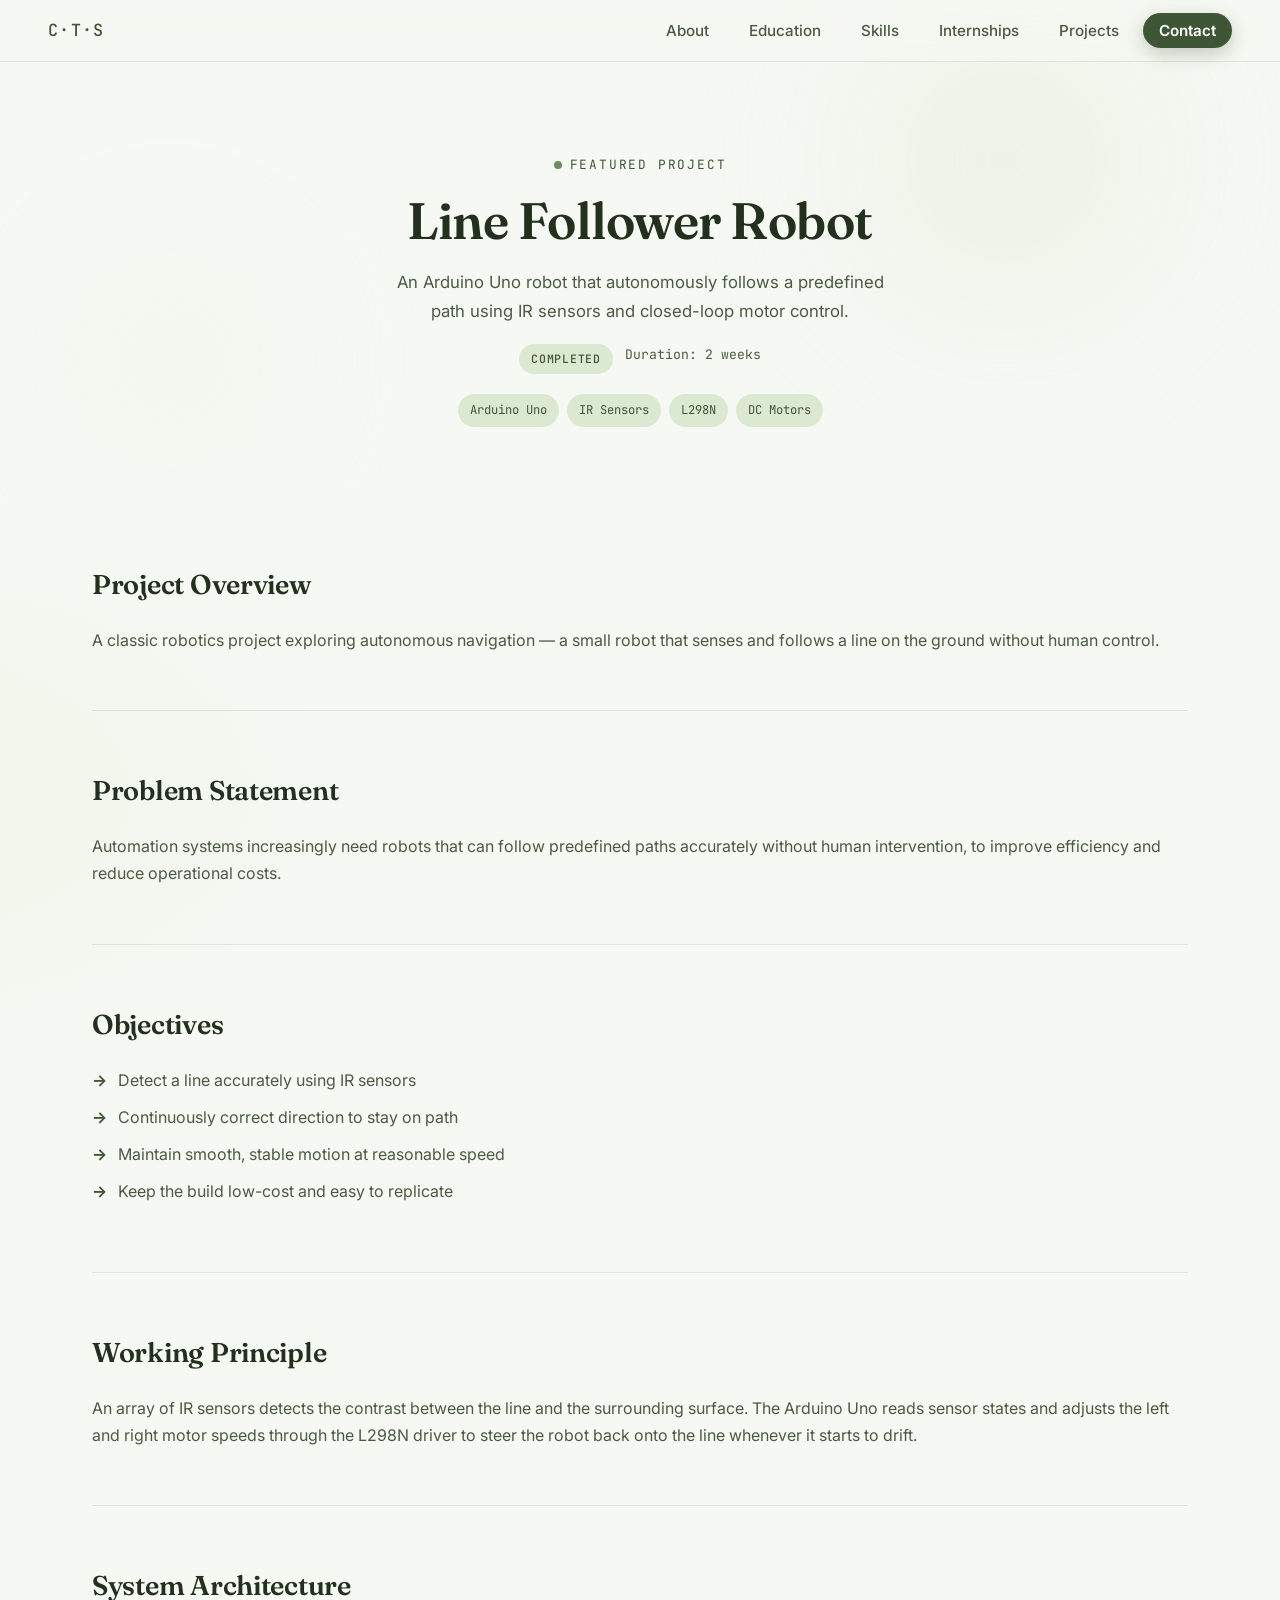
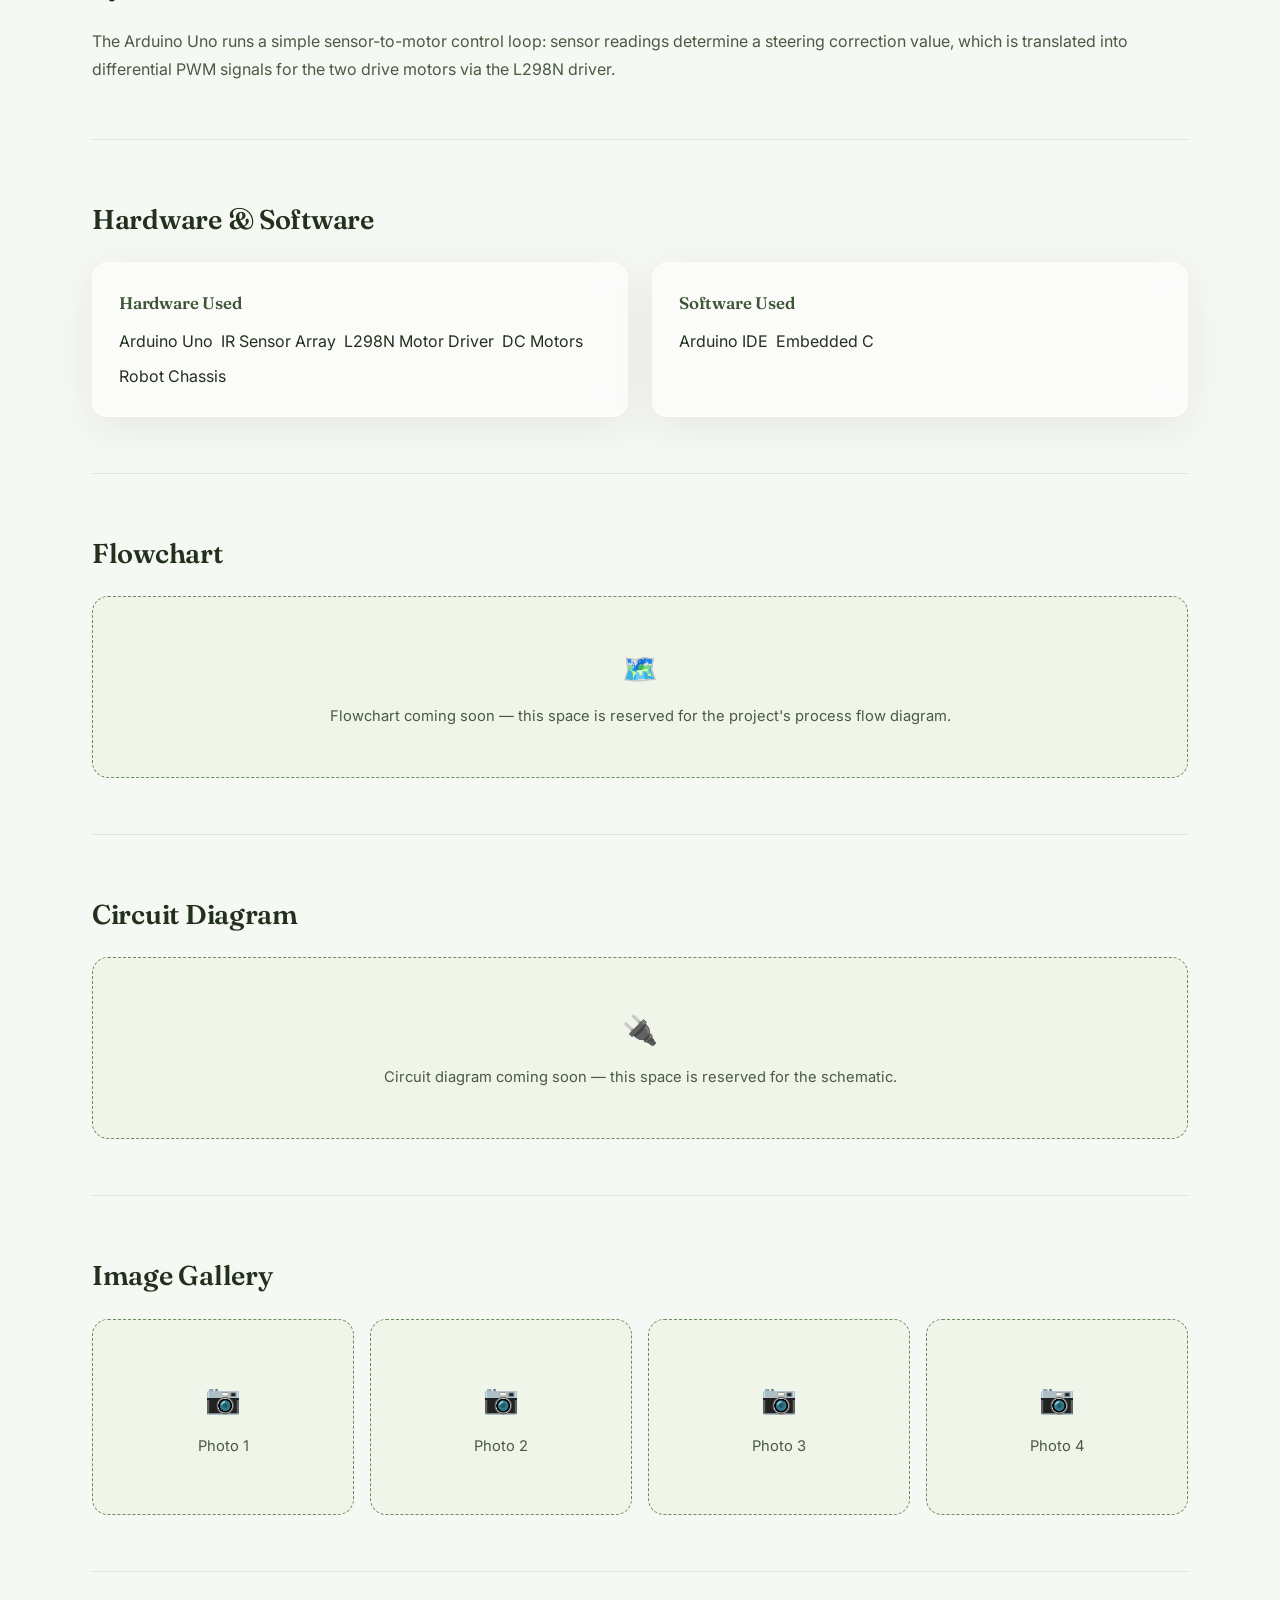
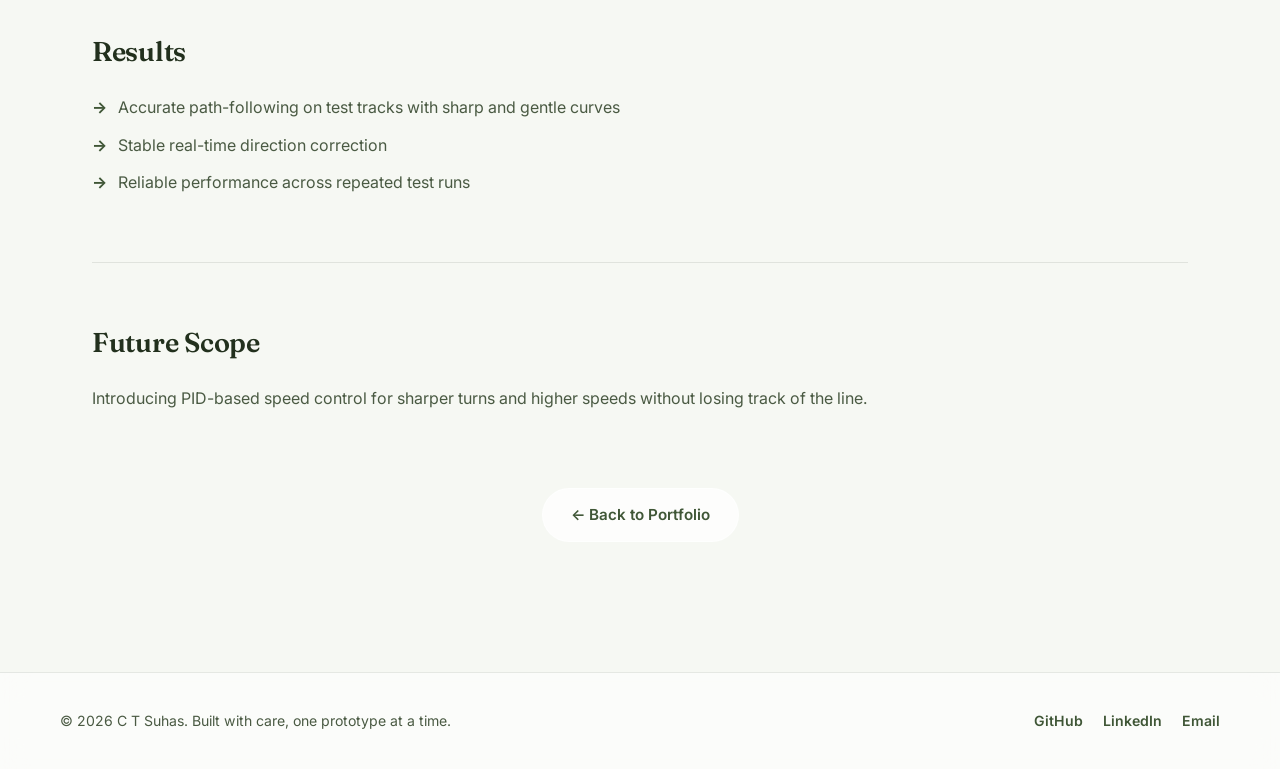
<file: Line follower.html>
<!DOCTYPE html>
<html lang="en">
<head>
<meta charset="UTF-8">
<meta name="viewport" content="width=device-width, initial-scale=1.0">
<meta name="description" content="Arduino Uno robot that autonomously tracks a predefined path.">
<title>Line Follower Robot — C T Suhas</title>

<link rel="preconnect" href="https://fonts.googleapis.com">
<link rel="preconnect" href="https://fonts.gstatic.com" crossorigin>
<link href="https://fonts.googleapis.com/css2?family=Fraunces:opsz,wght@9..144,300;9..144,500;9..144,600;9..144,700&family=Inter:wght@300;400;500;600;700&family=JetBrains+Mono:wght@400;500&display=swap" rel="stylesheet">

<link rel="stylesheet" href="style.css">
</head>
<body>

<div class="scroll-progress" id="scrollProgress"></div>

<!-- FIXED NAVBAR -->
<nav class="navbar" id="navbar">
  <a href="index.html" class="logo">C·T·S</a>

  <button class="nav-toggle" id="navToggle" aria-label="Toggle navigation" aria-expanded="false">
    <span></span><span></span><span></span>
  </button>

  <ul class="nav-links" id="navLinks">
    <li><a href="index.html#about">About</a></li>
    <li><a href="index.html#education">Education</a></li>
    <li><a href="index.html#skills">Skills</a></li>
    <li><a href="index.html#internships">Internships</a></li>
    <li><a href="index.html#projects">Projects</a></li>
    <li><a href="contact.html" class="nav-cta">Contact</a></li>
  </ul>
</nav>

<!-- PROJECT HERO -->
<header class="project-hero">
  <div class="hero-orbs" aria-hidden="true">
    <span class="orb orb-1"></span>
    <span class="orb orb-2"></span>
  </div>
  <div class="project-hero-inner">
    <p class="eyebrow" style="justify-content:center;">Featured Project</p>
    <h1 class="hero-name" style="font-size:clamp(2rem, 4.5vw, 3.2rem);">Line Follower Robot</h1>
    <p class="hero-intro" style="margin:14px auto 0;">An Arduino Uno robot that autonomously follows a predefined path using IR sensors and closed-loop motor control.</p>

    <div class="project-meta-row">
      <span class="project-status status-completed">Completed</span>
      <span class="project-meta">Duration: 2 weeks</span>
    </div>

    <div class="project-tags skill-tags">
      <span>Arduino Uno</span>
      <span>IR Sensors</span>
      <span>L298N</span>
      <span>DC Motors</span>
    </div>
  </div>
</header>

<main class="container">

  <section class="detail-section reveal">
    <h2>Project Overview</h2>
    <p>A classic robotics project exploring autonomous navigation — a small robot that senses and follows a line on the ground without human control.</p>
  </section>

  <section class="detail-section reveal">
    <h2>Problem Statement</h2>
    <p>Automation systems increasingly need robots that can follow predefined paths accurately without human intervention, to improve efficiency and reduce operational costs.</p>
  </section>

  <section class="detail-section reveal">
    <h2>Objectives</h2>
    <ul class="results-list">
      <li>Detect a line accurately using IR sensors</li>
      <li>Continuously correct direction to stay on path</li>
      <li>Maintain smooth, stable motion at reasonable speed</li>
      <li>Keep the build low-cost and easy to replicate</li>
    </ul>
  </section>

  <section class="detail-section reveal">
    <h2>Working Principle</h2>
    <p>An array of IR sensors detects the contrast between the line and the surrounding surface. The Arduino Uno reads sensor states and adjusts the left and right motor speeds through the L298N driver to steer the robot back onto the line whenever it starts to drift.</p>
  </section>

  <section class="detail-section reveal">
    <h2>System Architecture</h2>
    <p>The Arduino Uno runs a simple sensor-to-motor control loop: sensor readings determine a steering correction value, which is translated into differential PWM signals for the two drive motors via the L298N driver.</p>
  </section>

  <section class="detail-section reveal">
    <h2>Hardware &amp; Software</h2>
    <div class="detail-grid">
      <div class="detail-card">
        <h3>Hardware Used</h3>
        <div class="tech-pill-group">
          <span>Arduino Uno</span>
      <span>IR Sensor Array</span>
      <span>L298N Motor Driver</span>
      <span>DC Motors</span>
      <span>Robot Chassis</span>
        </div>
      </div>
      <div class="detail-card">
        <h3>Software Used</h3>
        <div class="tech-pill-group">
          <span>Arduino IDE</span>
      <span>Embedded C</span>
        </div>
      </div>
    </div>
  </section>

  <section class="detail-section reveal">
    <h2>Flowchart</h2>
    <div class="placeholder-box">
      <span class="placeholder-icon">🗺️</span>
      Flowchart coming soon — this space is reserved for the project's process flow diagram.
    </div>
  </section>

  <section class="detail-section reveal">
    <h2>Circuit Diagram</h2>
    <div class="placeholder-box">
      <span class="placeholder-icon">🔌</span>
      Circuit diagram coming soon — this space is reserved for the schematic.
    </div>
  </section>

  <section class="detail-section reveal">
    <h2>Image Gallery</h2>
    <div class="placeholder-gallery-grid">
      <div class="placeholder-box"><span class="placeholder-icon">📷</span>Photo 1</div>
      <div class="placeholder-box"><span class="placeholder-icon">📷</span>Photo 2</div>
      <div class="placeholder-box"><span class="placeholder-icon">📷</span>Photo 3</div>
      <div class="placeholder-box"><span class="placeholder-icon">📷</span>Photo 4</div>
    </div>
  </section>

  <section class="detail-section reveal">
    <h2>Results</h2>
    <ul class="results-list">
      <li>Accurate path-following on test tracks with sharp and gentle curves</li>
      <li>Stable real-time direction correction</li>
      <li>Reliable performance across repeated test runs</li>
    </ul>
  </section>

  <section class="detail-section reveal">
    <h2>Future Scope</h2>
    <p>Introducing PID-based speed control for sharper turns and higher speeds without losing track of the line.</p>
  </section>

  <div class="back-portfolio-wrap">
    <a href="index.html#projects" class="back-portfolio-btn">← Back to Portfolio</a>
  </div>

</main>

<footer class="site-footer">
  <div class="footer-inner">
    <p>&copy; <span id="year"></span> C T Suhas. Built with care, one prototype at a time.</p>
    <div class="footer-socials">
      <a href="https://github.com/" target="_blank" aria-label="GitHub">GitHub</a>
      <a href="https://linkedin.com/" target="_blank" aria-label="LinkedIn">LinkedIn</a>
      <a href="mailto:ctsuhas00@gmail.com" aria-label="Email">Email</a>
    </div>
  </div>
</footer>

<button class="back-to-top" id="backToTop" aria-label="Back to top">↑</button>

<script src="script.js"></script>
</body>
</html>
</file>
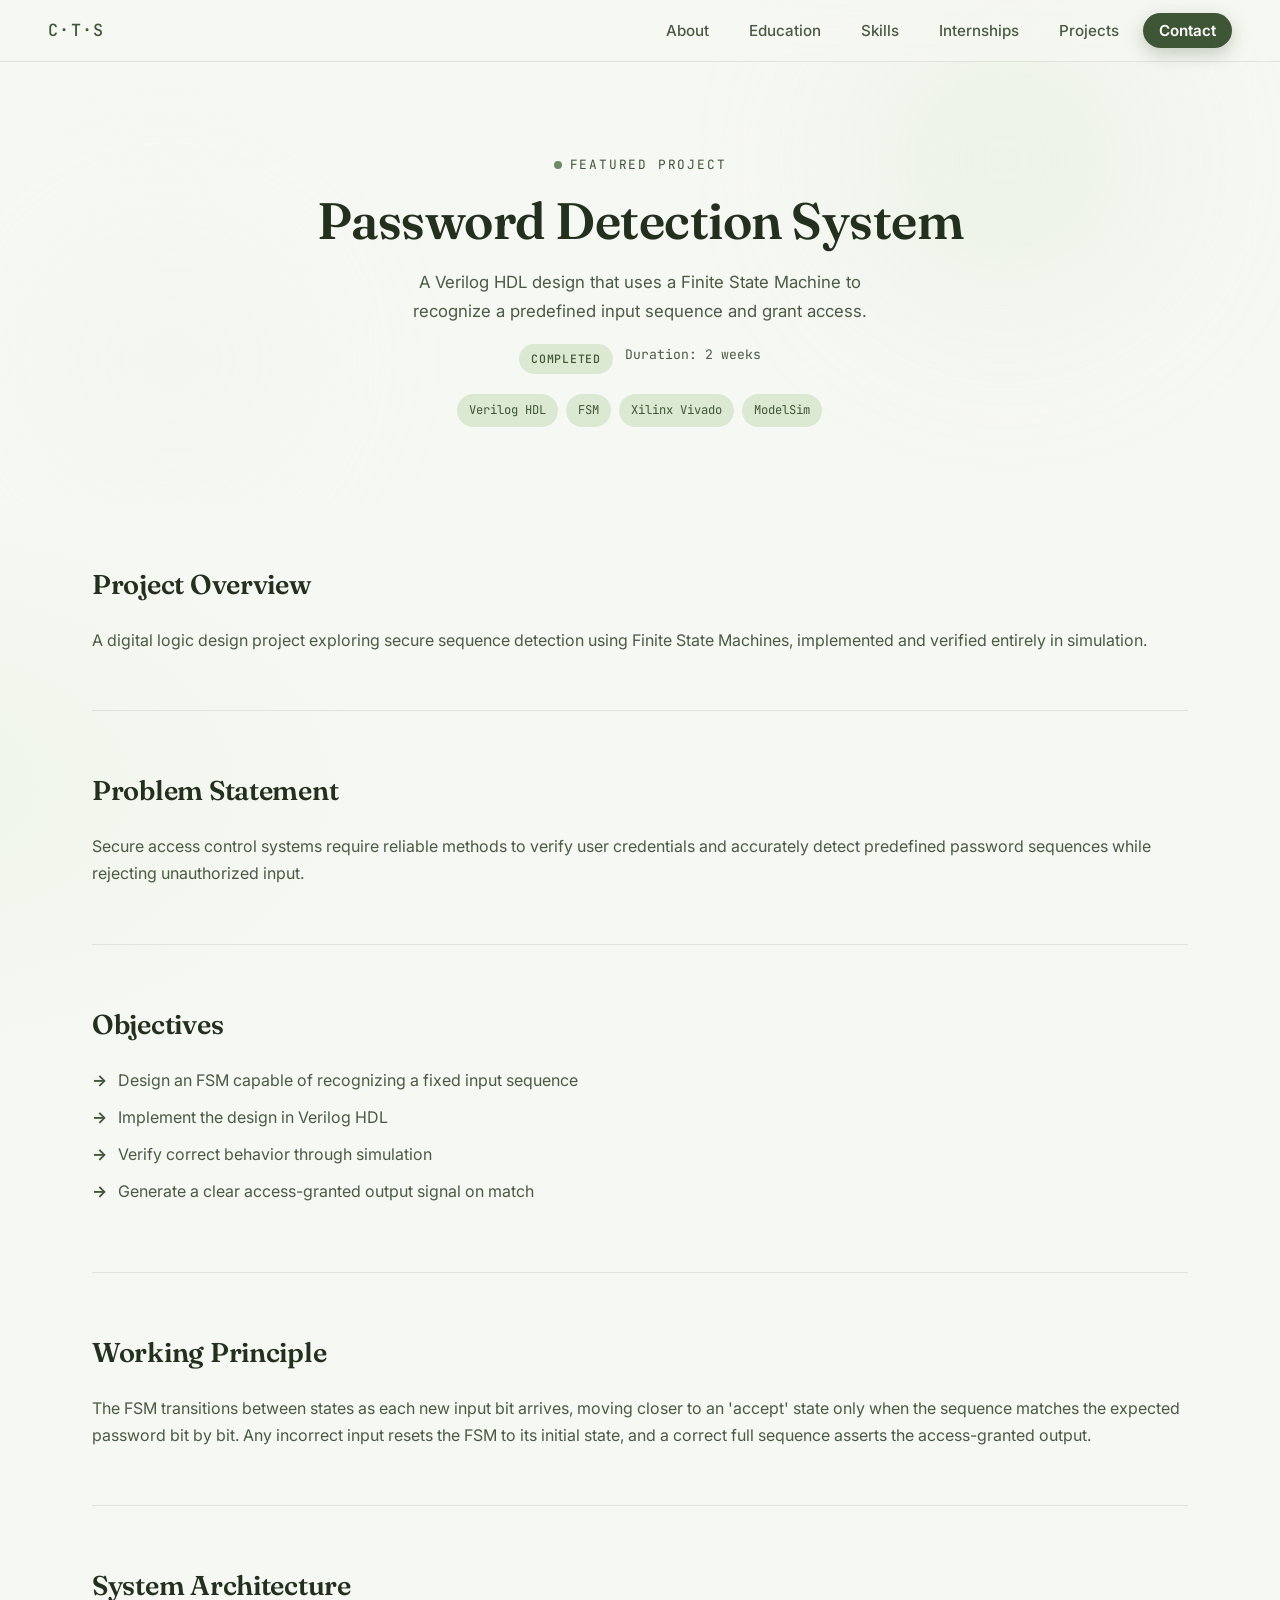
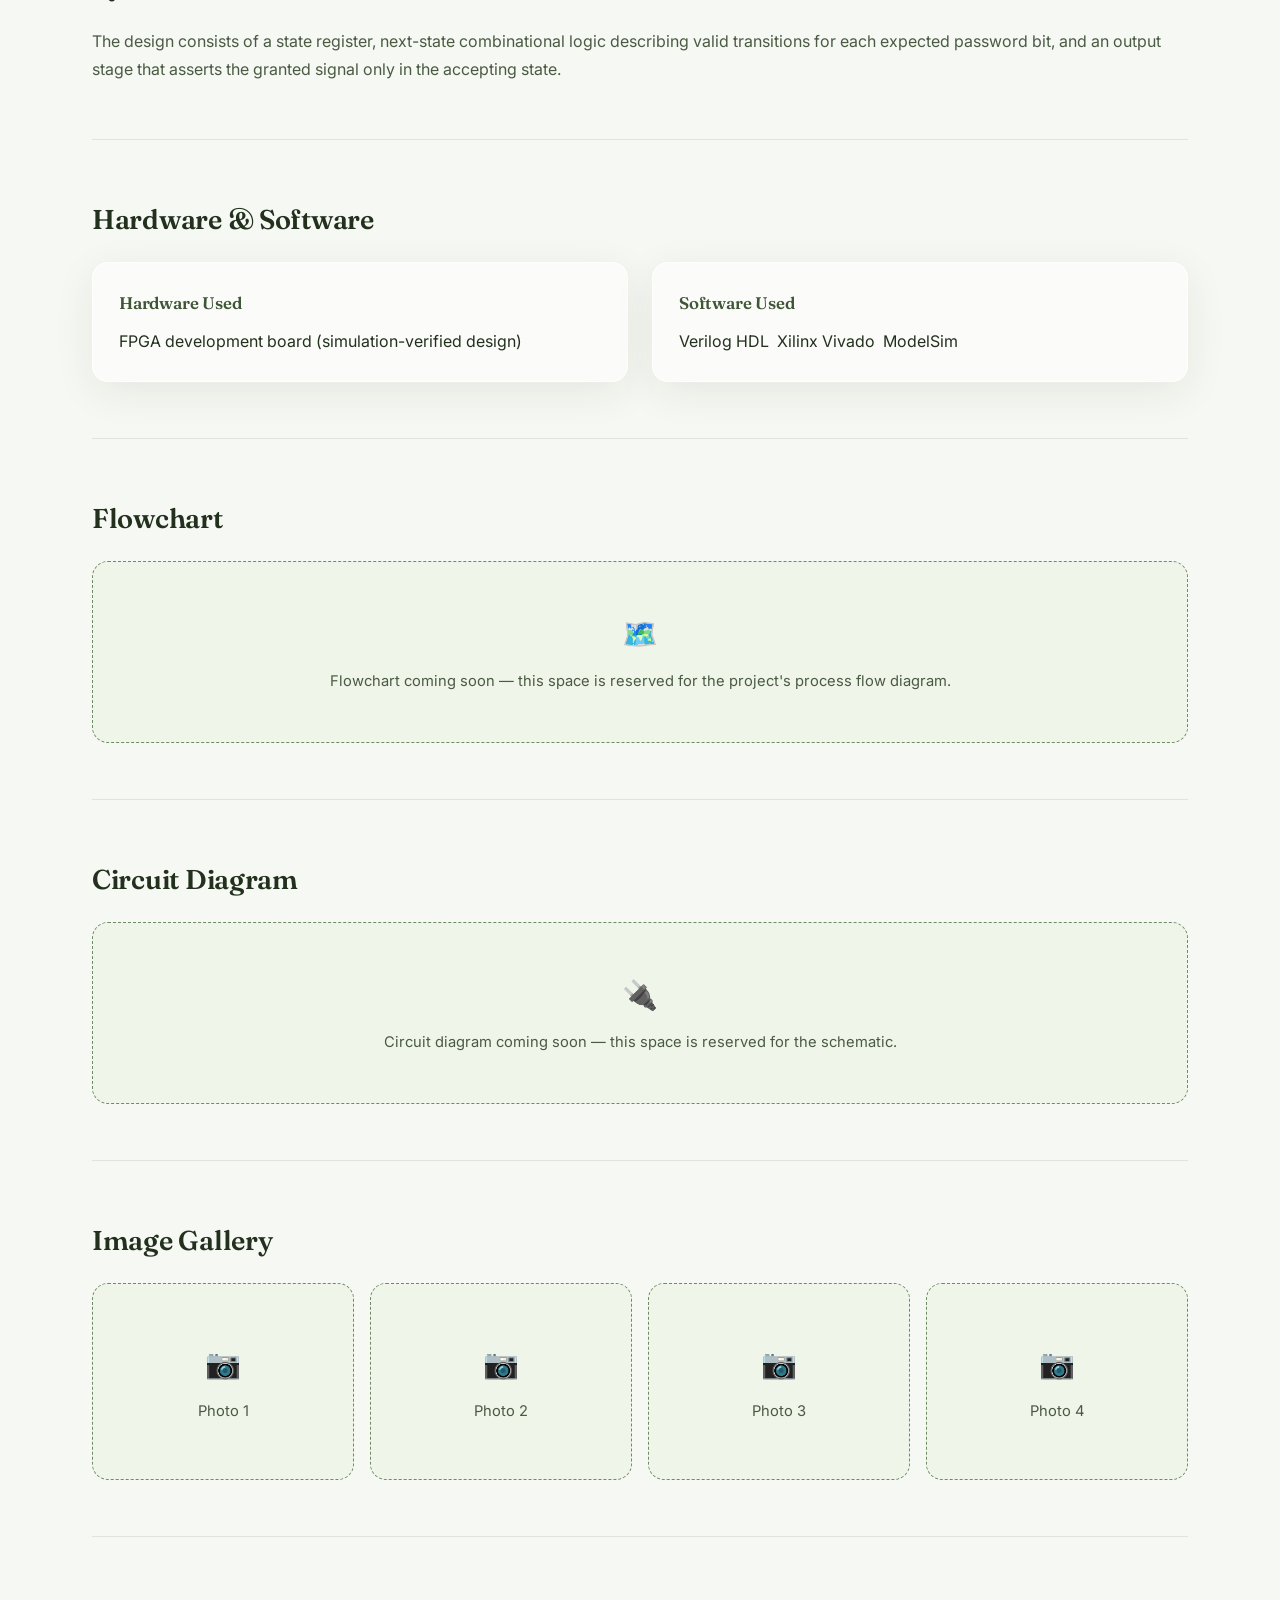
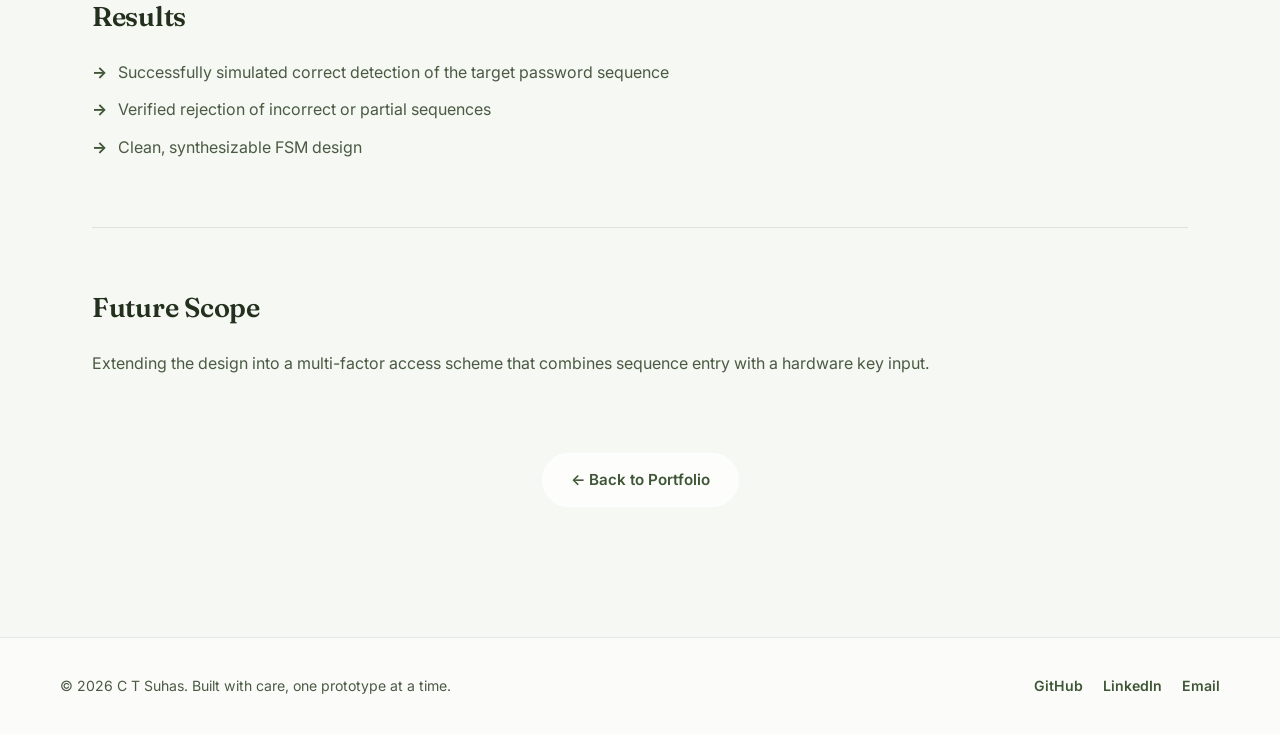
<file: Password detector.html>
<!DOCTYPE html>
<html lang="en">
<head>
<meta charset="UTF-8">
<meta name="viewport" content="width=device-width, initial-scale=1.0">
<meta name="description" content="Verilog FSM design for digital sequence recognition and access control.">
<title>Password Detection System — C T Suhas</title>

<link rel="preconnect" href="https://fonts.googleapis.com">
<link rel="preconnect" href="https://fonts.gstatic.com" crossorigin>
<link href="https://fonts.googleapis.com/css2?family=Fraunces:opsz,wght@9..144,300;9..144,500;9..144,600;9..144,700&family=Inter:wght@300;400;500;600;700&family=JetBrains+Mono:wght@400;500&display=swap" rel="stylesheet">

<link rel="stylesheet" href="style.css">
</head>
<body>

<div class="scroll-progress" id="scrollProgress"></div>

<!-- FIXED NAVBAR -->
<nav class="navbar" id="navbar">
  <a href="index.html" class="logo">C·T·S</a>

  <button class="nav-toggle" id="navToggle" aria-label="Toggle navigation" aria-expanded="false">
    <span></span><span></span><span></span>
  </button>

  <ul class="nav-links" id="navLinks">
    <li><a href="index.html#about">About</a></li>
    <li><a href="index.html#education">Education</a></li>
    <li><a href="index.html#skills">Skills</a></li>
    <li><a href="index.html#internships">Internships</a></li>
    <li><a href="index.html#projects">Projects</a></li>
    <li><a href="contact.html" class="nav-cta">Contact</a></li>
  </ul>
</nav>

<!-- PROJECT HERO -->
<header class="project-hero">
  <div class="hero-orbs" aria-hidden="true">
    <span class="orb orb-1"></span>
    <span class="orb orb-2"></span>
  </div>
  <div class="project-hero-inner">
    <p class="eyebrow" style="justify-content:center;">Featured Project</p>
    <h1 class="hero-name" style="font-size:clamp(2rem, 4.5vw, 3.2rem);">Password Detection System</h1>
    <p class="hero-intro" style="margin:14px auto 0;">A Verilog HDL design that uses a Finite State Machine to recognize a predefined input sequence and grant access.</p>

    <div class="project-meta-row">
      <span class="project-status status-completed">Completed</span>
      <span class="project-meta">Duration: 2 weeks</span>
    </div>

    <div class="project-tags skill-tags">
      <span>Verilog HDL</span>
      <span>FSM</span>
      <span>Xilinx Vivado</span>
      <span>ModelSim</span>
    </div>
  </div>
</header>

<main class="container">

  <section class="detail-section reveal">
    <h2>Project Overview</h2>
    <p>A digital logic design project exploring secure sequence detection using Finite State Machines, implemented and verified entirely in simulation.</p>
  </section>

  <section class="detail-section reveal">
    <h2>Problem Statement</h2>
    <p>Secure access control systems require reliable methods to verify user credentials and accurately detect predefined password sequences while rejecting unauthorized input.</p>
  </section>

  <section class="detail-section reveal">
    <h2>Objectives</h2>
    <ul class="results-list">
      <li>Design an FSM capable of recognizing a fixed input sequence</li>
      <li>Implement the design in Verilog HDL</li>
      <li>Verify correct behavior through simulation</li>
      <li>Generate a clear access-granted output signal on match</li>
    </ul>
  </section>

  <section class="detail-section reveal">
    <h2>Working Principle</h2>
    <p>The FSM transitions between states as each new input bit arrives, moving closer to an 'accept' state only when the sequence matches the expected password bit by bit. Any incorrect input resets the FSM to its initial state, and a correct full sequence asserts the access-granted output.</p>
  </section>

  <section class="detail-section reveal">
    <h2>System Architecture</h2>
    <p>The design consists of a state register, next-state combinational logic describing valid transitions for each expected password bit, and an output stage that asserts the granted signal only in the accepting state.</p>
  </section>

  <section class="detail-section reveal">
    <h2>Hardware &amp; Software</h2>
    <div class="detail-grid">
      <div class="detail-card">
        <h3>Hardware Used</h3>
        <div class="tech-pill-group">
          <span>FPGA development board (simulation-verified design)</span>
        </div>
      </div>
      <div class="detail-card">
        <h3>Software Used</h3>
        <div class="tech-pill-group">
          <span>Verilog HDL</span>
      <span>Xilinx Vivado</span>
      <span>ModelSim</span>
        </div>
      </div>
    </div>
  </section>

  <section class="detail-section reveal">
    <h2>Flowchart</h2>
    <div class="placeholder-box">
      <span class="placeholder-icon">🗺️</span>
      Flowchart coming soon — this space is reserved for the project's process flow diagram.
    </div>
  </section>

  <section class="detail-section reveal">
    <h2>Circuit Diagram</h2>
    <div class="placeholder-box">
      <span class="placeholder-icon">🔌</span>
      Circuit diagram coming soon — this space is reserved for the schematic.
    </div>
  </section>

  <section class="detail-section reveal">
    <h2>Image Gallery</h2>
    <div class="placeholder-gallery-grid">
      <div class="placeholder-box"><span class="placeholder-icon">📷</span>Photo 1</div>
      <div class="placeholder-box"><span class="placeholder-icon">📷</span>Photo 2</div>
      <div class="placeholder-box"><span class="placeholder-icon">📷</span>Photo 3</div>
      <div class="placeholder-box"><span class="placeholder-icon">📷</span>Photo 4</div>
    </div>
  </section>

  <section class="detail-section reveal">
    <h2>Results</h2>
    <ul class="results-list">
      <li>Successfully simulated correct detection of the target password sequence</li>
      <li>Verified rejection of incorrect or partial sequences</li>
      <li>Clean, synthesizable FSM design</li>
    </ul>
  </section>

  <section class="detail-section reveal">
    <h2>Future Scope</h2>
    <p>Extending the design into a multi-factor access scheme that combines sequence entry with a hardware key input.</p>
  </section>

  <div class="back-portfolio-wrap">
    <a href="index.html#projects" class="back-portfolio-btn">← Back to Portfolio</a>
  </div>

</main>

<footer class="site-footer">
  <div class="footer-inner">
    <p>&copy; <span id="year"></span> C T Suhas. Built with care, one prototype at a time.</p>
    <div class="footer-socials">
      <a href="https://github.com/" target="_blank" aria-label="GitHub">GitHub</a>
      <a href="https://linkedin.com/" target="_blank" aria-label="LinkedIn">LinkedIn</a>
      <a href="mailto:ctsuhas00@gmail.com" aria-label="Email">Email</a>
    </div>
  </div>
</footer>

<button class="back-to-top" id="backToTop" aria-label="Back to top">↑</button>

<script src="script.js"></script>
</body>
</html>
</file>
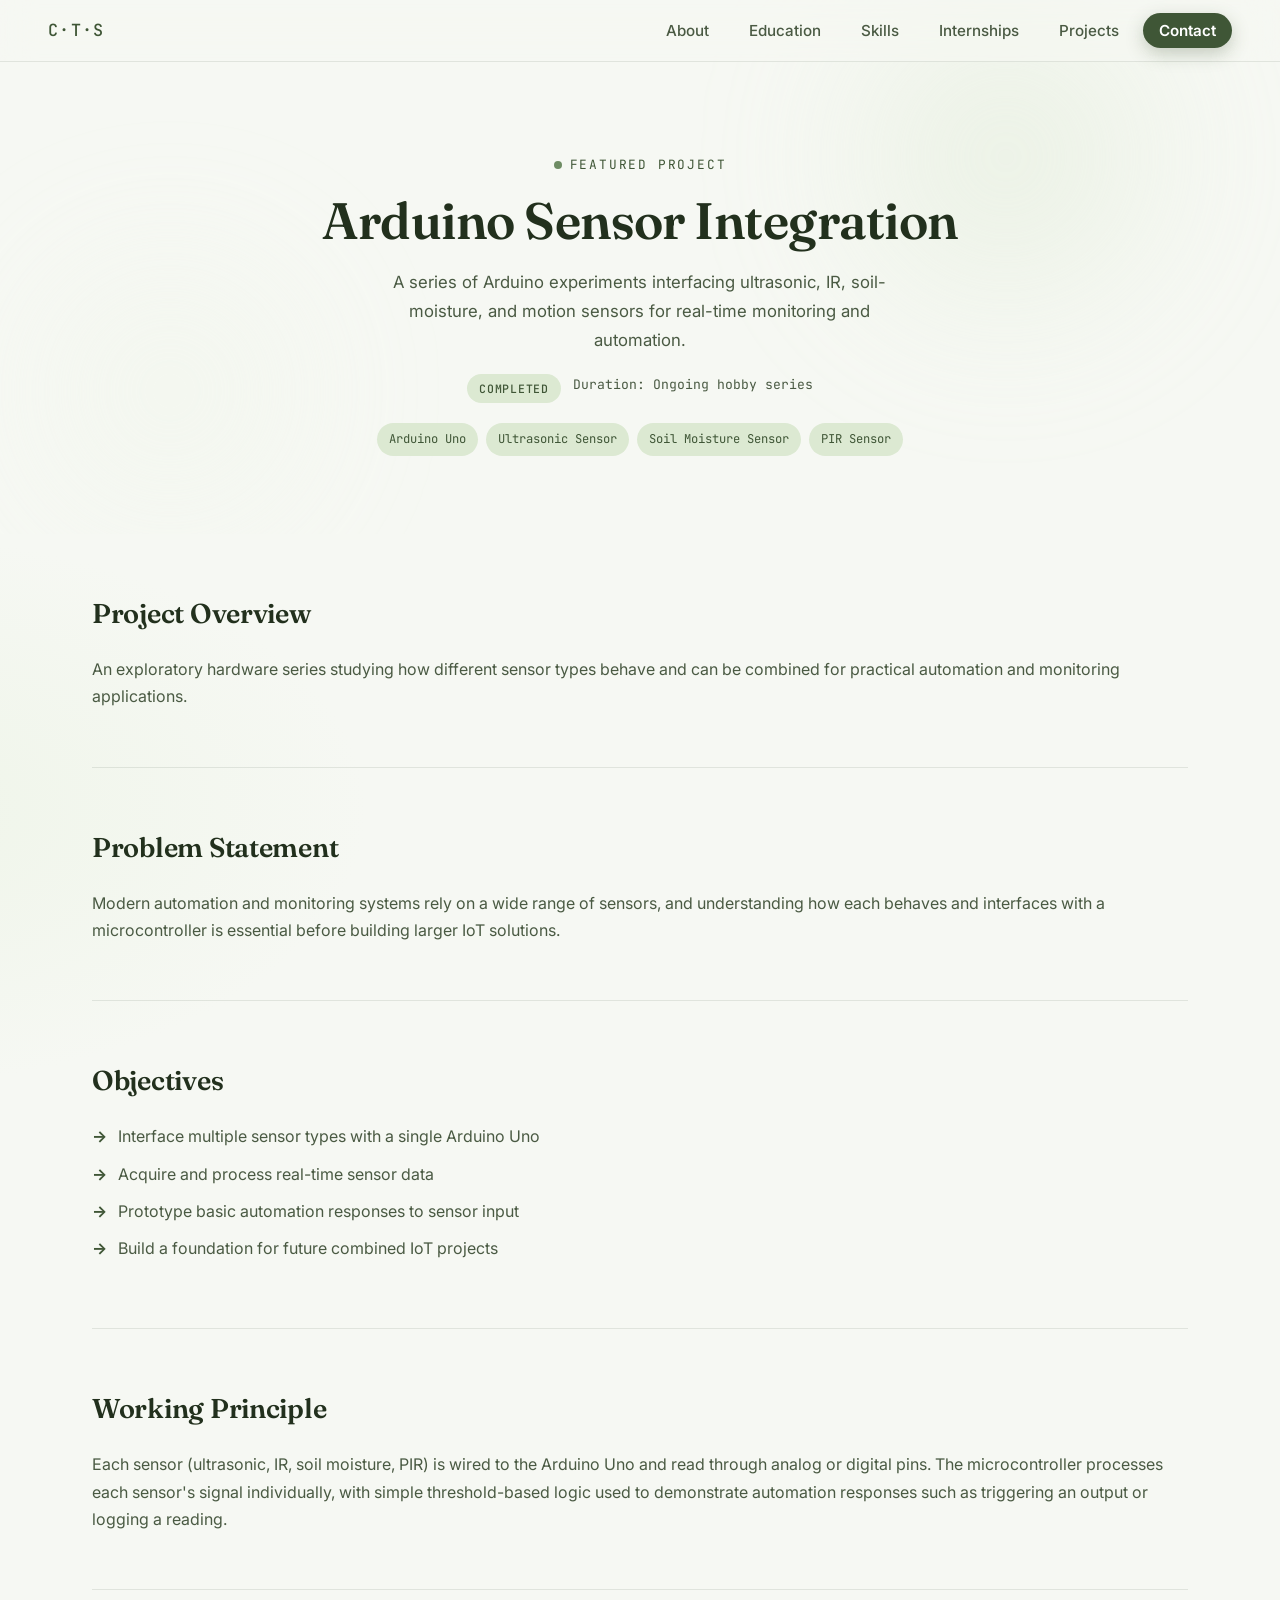
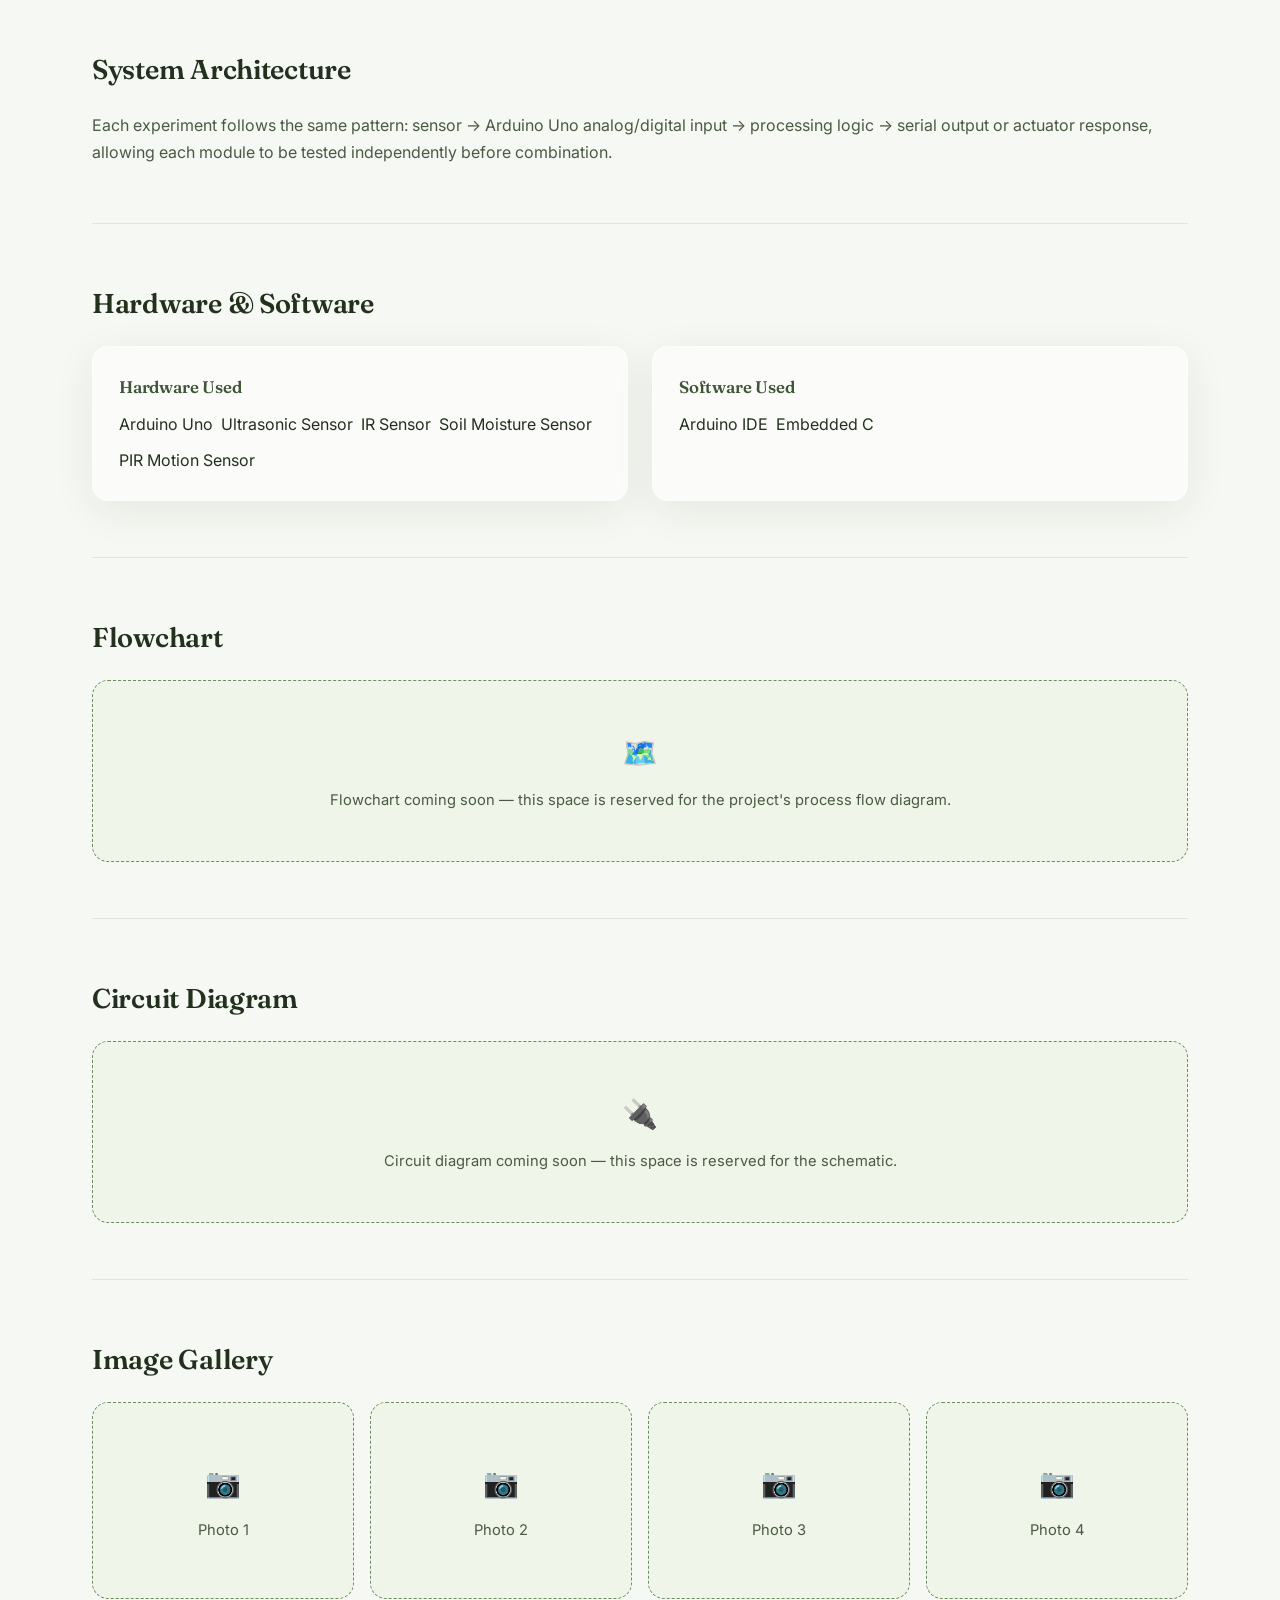
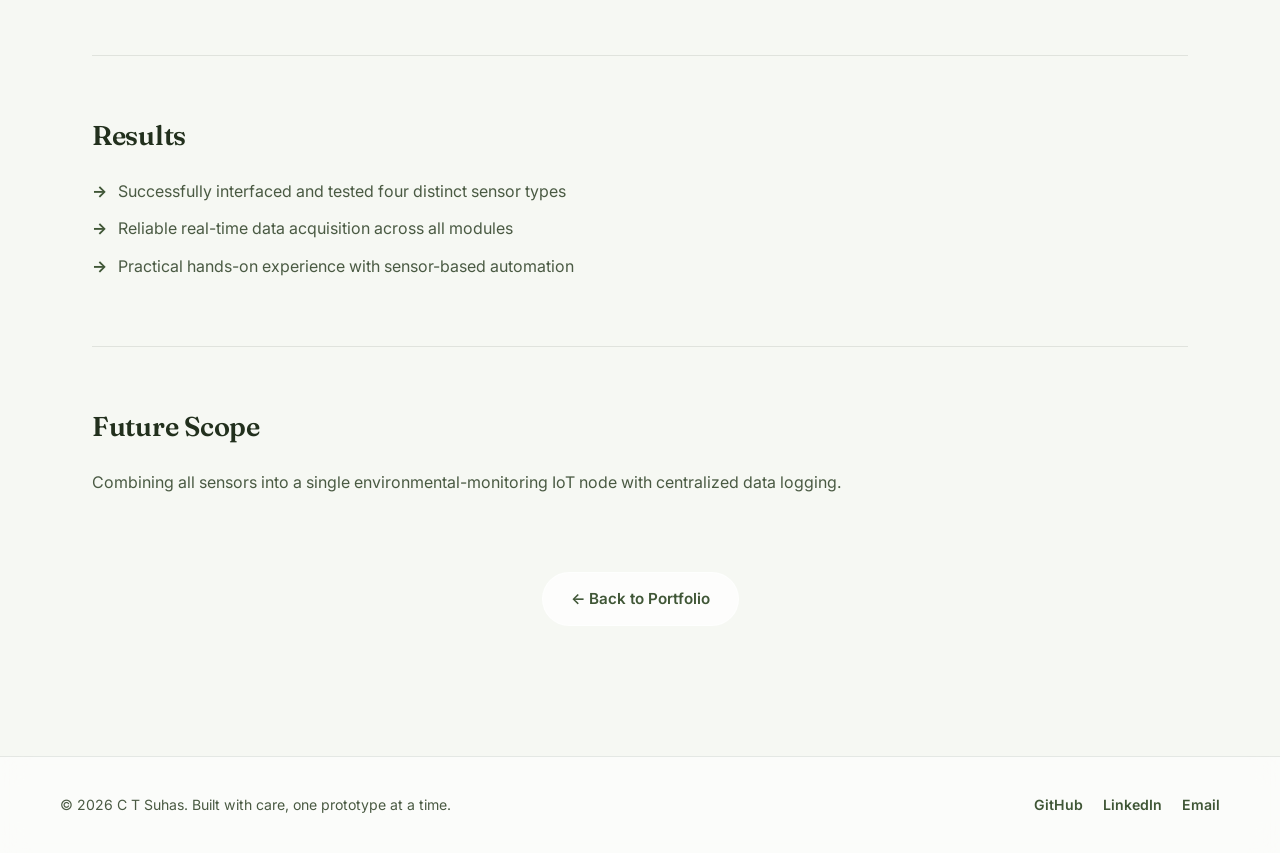
<file: Sensor integration.html>
<!DOCTYPE html>
<html lang="en">
<head>
<meta charset="UTF-8">
<meta name="viewport" content="width=device-width, initial-scale=1.0">
<meta name="description" content="Multi-sensor experiments in real-time data acquisition and automation.">
<title>Arduino Sensor Integration — C T Suhas</title>

<link rel="preconnect" href="https://fonts.googleapis.com">
<link rel="preconnect" href="https://fonts.gstatic.com" crossorigin>
<link href="https://fonts.googleapis.com/css2?family=Fraunces:opsz,wght@9..144,300;9..144,500;9..144,600;9..144,700&family=Inter:wght@300;400;500;600;700&family=JetBrains+Mono:wght@400;500&display=swap" rel="stylesheet">

<link rel="stylesheet" href="style.css">
</head>
<body>

<div class="scroll-progress" id="scrollProgress"></div>

<!-- FIXED NAVBAR -->
<nav class="navbar" id="navbar">
  <a href="index.html" class="logo">C·T·S</a>

  <button class="nav-toggle" id="navToggle" aria-label="Toggle navigation" aria-expanded="false">
    <span></span><span></span><span></span>
  </button>

  <ul class="nav-links" id="navLinks">
    <li><a href="index.html#about">About</a></li>
    <li><a href="index.html#education">Education</a></li>
    <li><a href="index.html#skills">Skills</a></li>
    <li><a href="index.html#internships">Internships</a></li>
    <li><a href="index.html#projects">Projects</a></li>
    <li><a href="contact.html" class="nav-cta">Contact</a></li>
  </ul>
</nav>

<!-- PROJECT HERO -->
<header class="project-hero">
  <div class="hero-orbs" aria-hidden="true">
    <span class="orb orb-1"></span>
    <span class="orb orb-2"></span>
  </div>
  <div class="project-hero-inner">
    <p class="eyebrow" style="justify-content:center;">Featured Project</p>
    <h1 class="hero-name" style="font-size:clamp(2rem, 4.5vw, 3.2rem);">Arduino Sensor Integration</h1>
    <p class="hero-intro" style="margin:14px auto 0;">A series of Arduino experiments interfacing ultrasonic, IR, soil-moisture, and motion sensors for real-time monitoring and automation.</p>

    <div class="project-meta-row">
      <span class="project-status status-completed">Completed</span>
      <span class="project-meta">Duration: Ongoing hobby series</span>
    </div>

    <div class="project-tags skill-tags">
      <span>Arduino Uno</span>
      <span>Ultrasonic Sensor</span>
      <span>Soil Moisture Sensor</span>
      <span>PIR Sensor</span>
    </div>
  </div>
</header>

<main class="container">

  <section class="detail-section reveal">
    <h2>Project Overview</h2>
    <p>An exploratory hardware series studying how different sensor types behave and can be combined for practical automation and monitoring applications.</p>
  </section>

  <section class="detail-section reveal">
    <h2>Problem Statement</h2>
    <p>Modern automation and monitoring systems rely on a wide range of sensors, and understanding how each behaves and interfaces with a microcontroller is essential before building larger IoT solutions.</p>
  </section>

  <section class="detail-section reveal">
    <h2>Objectives</h2>
    <ul class="results-list">
      <li>Interface multiple sensor types with a single Arduino Uno</li>
      <li>Acquire and process real-time sensor data</li>
      <li>Prototype basic automation responses to sensor input</li>
      <li>Build a foundation for future combined IoT projects</li>
    </ul>
  </section>

  <section class="detail-section reveal">
    <h2>Working Principle</h2>
    <p>Each sensor (ultrasonic, IR, soil moisture, PIR) is wired to the Arduino Uno and read through analog or digital pins. The microcontroller processes each sensor's signal individually, with simple threshold-based logic used to demonstrate automation responses such as triggering an output or logging a reading.</p>
  </section>

  <section class="detail-section reveal">
    <h2>System Architecture</h2>
    <p>Each experiment follows the same pattern: sensor → Arduino Uno analog/digital input → processing logic → serial output or actuator response, allowing each module to be tested independently before combination.</p>
  </section>

  <section class="detail-section reveal">
    <h2>Hardware &amp; Software</h2>
    <div class="detail-grid">
      <div class="detail-card">
        <h3>Hardware Used</h3>
        <div class="tech-pill-group">
          <span>Arduino Uno</span>
      <span>Ultrasonic Sensor</span>
      <span>IR Sensor</span>
      <span>Soil Moisture Sensor</span>
      <span>PIR Motion Sensor</span>
        </div>
      </div>
      <div class="detail-card">
        <h3>Software Used</h3>
        <div class="tech-pill-group">
          <span>Arduino IDE</span>
      <span>Embedded C</span>
        </div>
      </div>
    </div>
  </section>

  <section class="detail-section reveal">
    <h2>Flowchart</h2>
    <div class="placeholder-box">
      <span class="placeholder-icon">🗺️</span>
      Flowchart coming soon — this space is reserved for the project's process flow diagram.
    </div>
  </section>

  <section class="detail-section reveal">
    <h2>Circuit Diagram</h2>
    <div class="placeholder-box">
      <span class="placeholder-icon">🔌</span>
      Circuit diagram coming soon — this space is reserved for the schematic.
    </div>
  </section>

  <section class="detail-section reveal">
    <h2>Image Gallery</h2>
    <div class="placeholder-gallery-grid">
      <div class="placeholder-box"><span class="placeholder-icon">📷</span>Photo 1</div>
      <div class="placeholder-box"><span class="placeholder-icon">📷</span>Photo 2</div>
      <div class="placeholder-box"><span class="placeholder-icon">📷</span>Photo 3</div>
      <div class="placeholder-box"><span class="placeholder-icon">📷</span>Photo 4</div>
    </div>
  </section>

  <section class="detail-section reveal">
    <h2>Results</h2>
    <ul class="results-list">
      <li>Successfully interfaced and tested four distinct sensor types</li>
      <li>Reliable real-time data acquisition across all modules</li>
      <li>Practical hands-on experience with sensor-based automation</li>
    </ul>
  </section>

  <section class="detail-section reveal">
    <h2>Future Scope</h2>
    <p>Combining all sensors into a single environmental-monitoring IoT node with centralized data logging.</p>
  </section>

  <div class="back-portfolio-wrap">
    <a href="index.html#projects" class="back-portfolio-btn">← Back to Portfolio</a>
  </div>

</main>

<footer class="site-footer">
  <div class="footer-inner">
    <p>&copy; <span id="year"></span> C T Suhas. Built with care, one prototype at a time.</p>
    <div class="footer-socials">
      <a href="https://github.com/" target="_blank" aria-label="GitHub">GitHub</a>
      <a href="https://linkedin.com/" target="_blank" aria-label="LinkedIn">LinkedIn</a>
      <a href="mailto:ctsuhas00@gmail.com" aria-label="Email">Email</a>
    </div>
  </div>
</footer>

<button class="back-to-top" id="backToTop" aria-label="Back to top">↑</button>

<script src="script.js"></script>
</body>
</html>
</file>
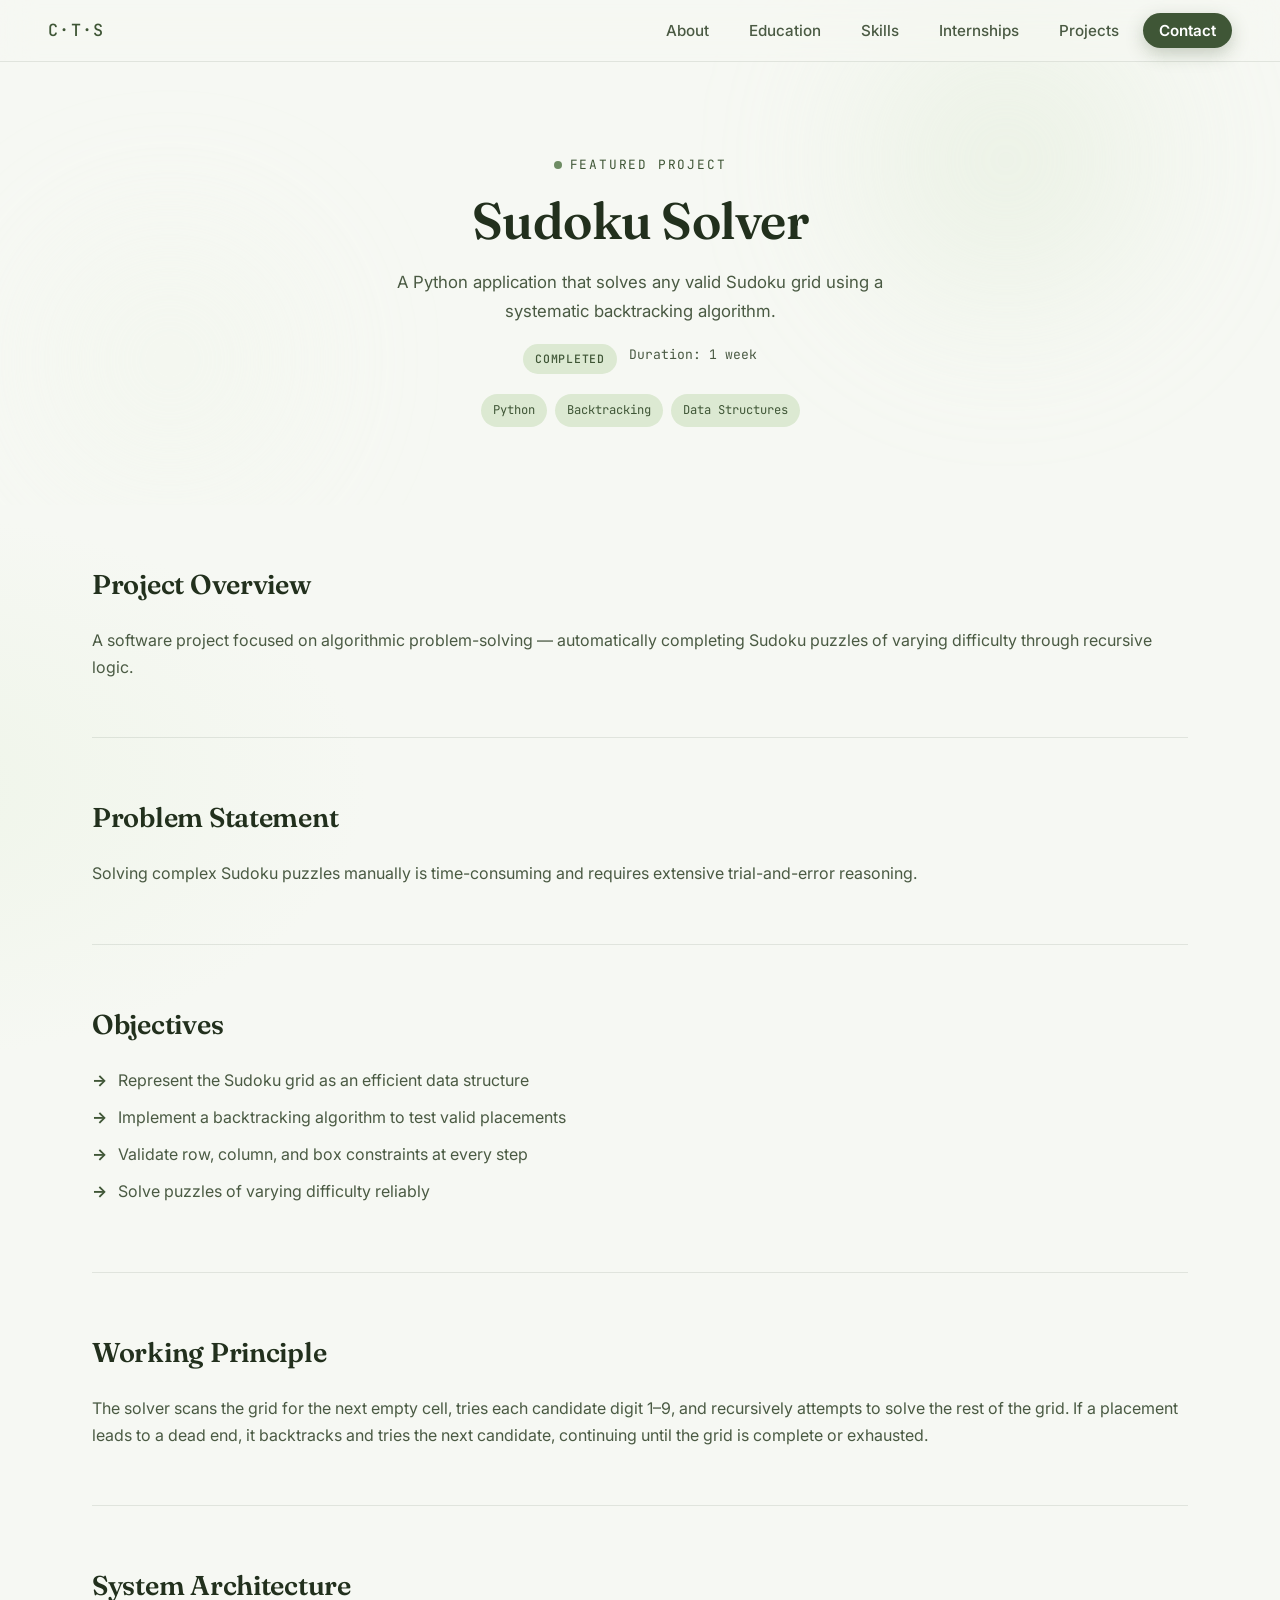
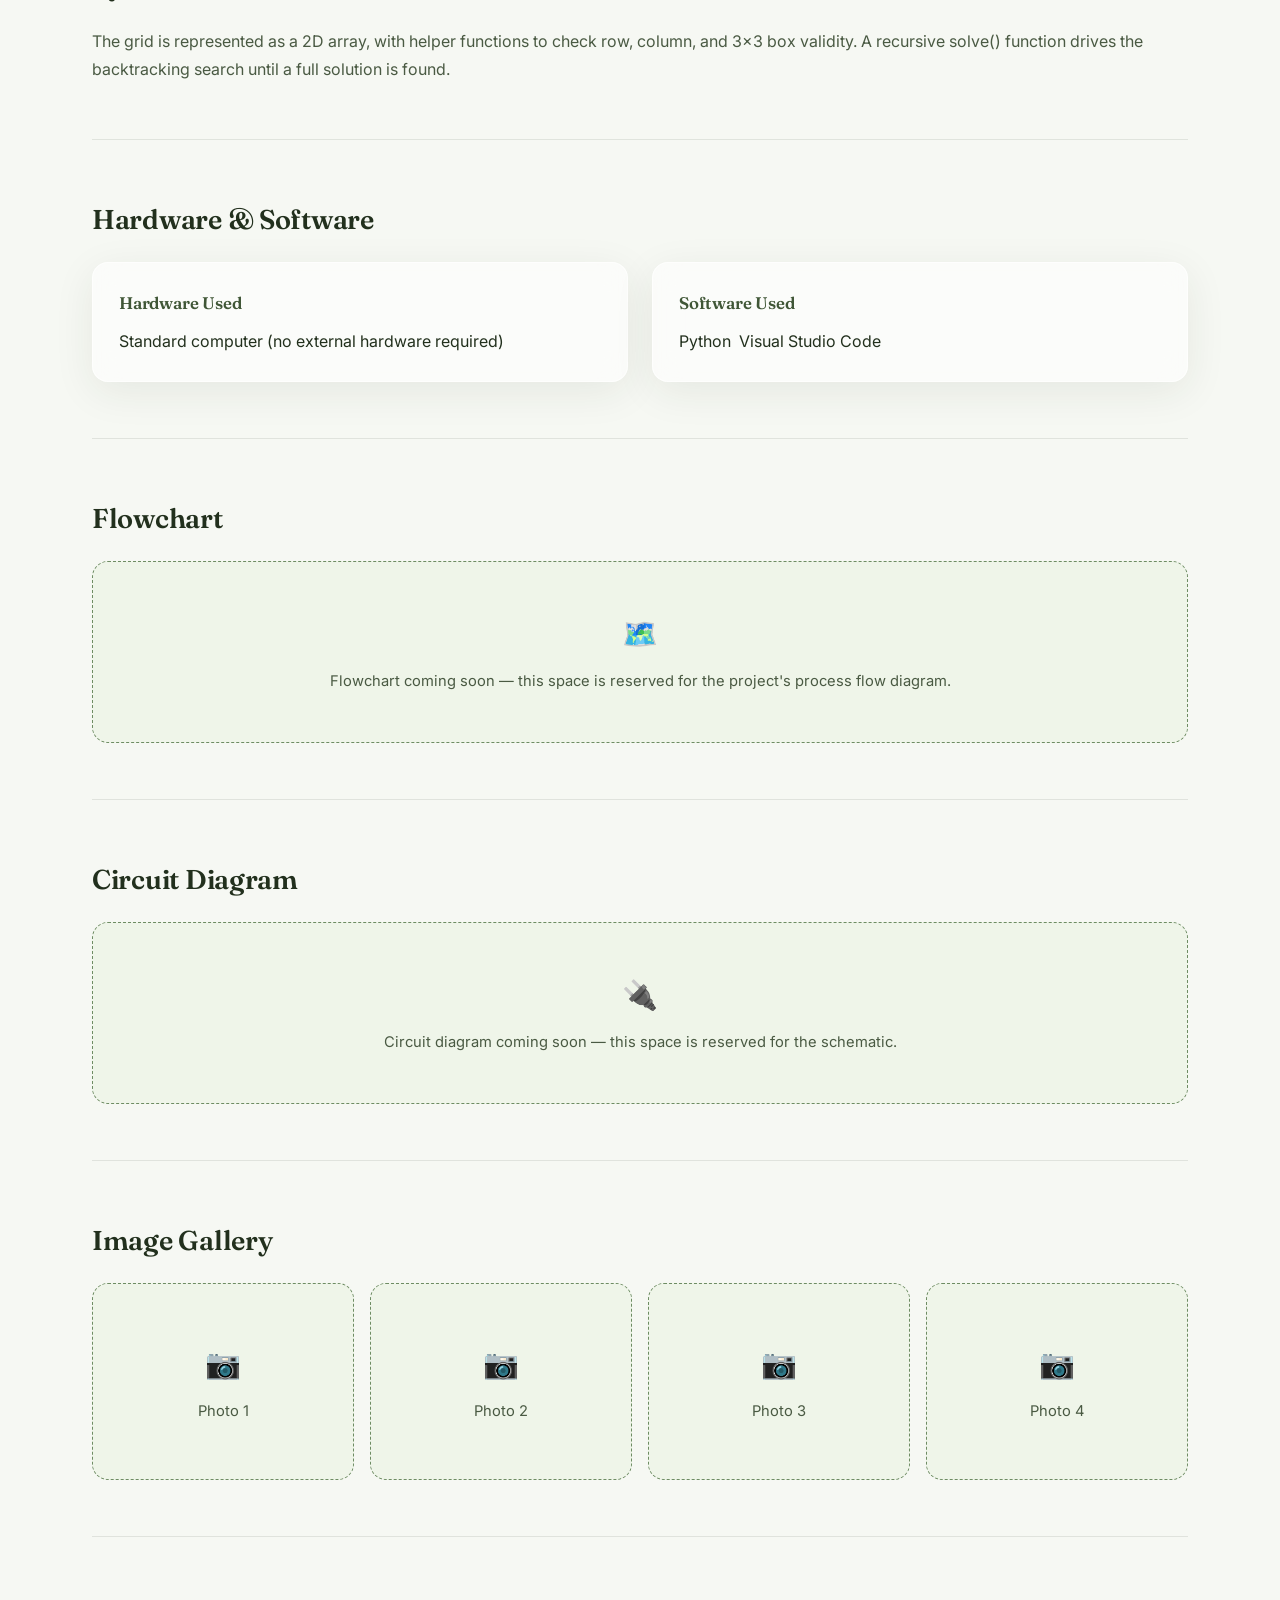
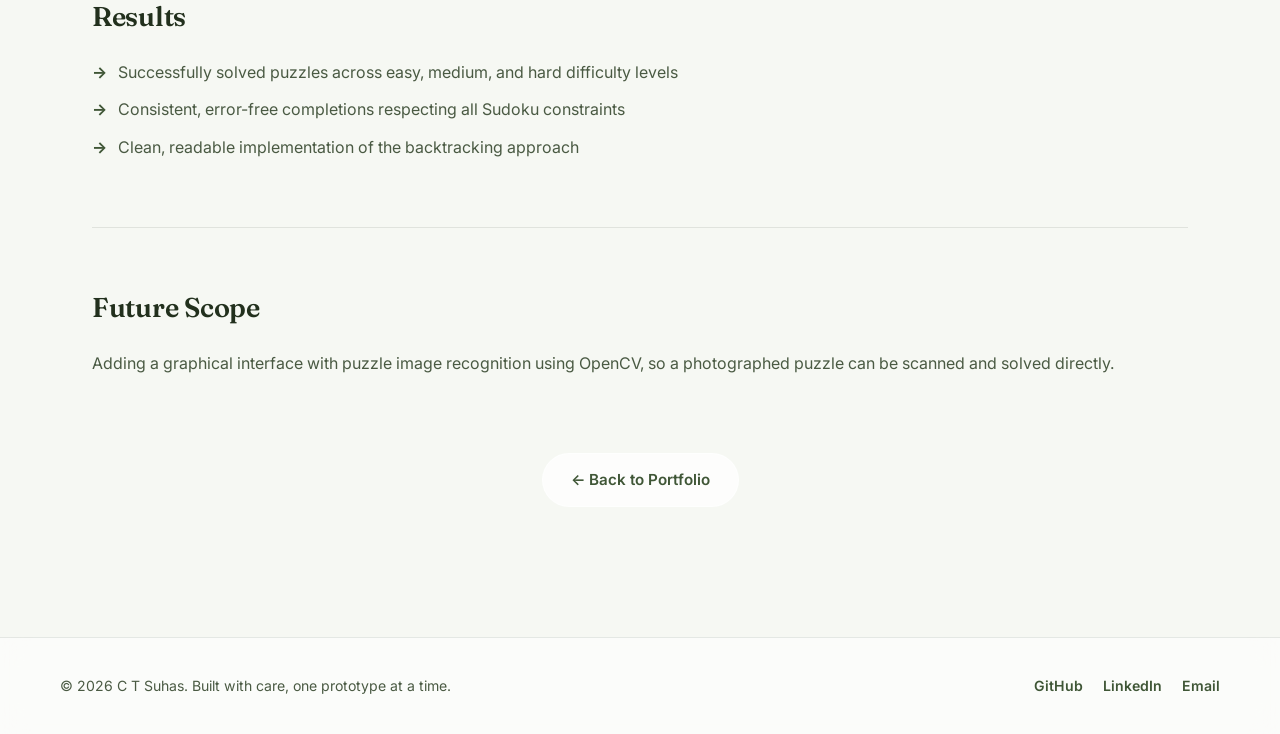
<file: Sudoku solver.html>
<!DOCTYPE html>
<html lang="en">
<head>
<meta charset="UTF-8">
<meta name="viewport" content="width=device-width, initial-scale=1.0">
<meta name="description" content="Python backtracking algorithm that solves any valid Sudoku grid.">
<title>Sudoku Solver — C T Suhas</title>

<link rel="preconnect" href="https://fonts.googleapis.com">
<link rel="preconnect" href="https://fonts.gstatic.com" crossorigin>
<link href="https://fonts.googleapis.com/css2?family=Fraunces:opsz,wght@9..144,300;9..144,500;9..144,600;9..144,700&family=Inter:wght@300;400;500;600;700&family=JetBrains+Mono:wght@400;500&display=swap" rel="stylesheet">

<link rel="stylesheet" href="style.css">
</head>
<body>

<div class="scroll-progress" id="scrollProgress"></div>

<!-- FIXED NAVBAR -->
<nav class="navbar" id="navbar">
  <a href="index.html" class="logo">C·T·S</a>

  <button class="nav-toggle" id="navToggle" aria-label="Toggle navigation" aria-expanded="false">
    <span></span><span></span><span></span>
  </button>

  <ul class="nav-links" id="navLinks">
    <li><a href="index.html#about">About</a></li>
    <li><a href="index.html#education">Education</a></li>
    <li><a href="index.html#skills">Skills</a></li>
    <li><a href="index.html#internships">Internships</a></li>
    <li><a href="index.html#projects">Projects</a></li>
    <li><a href="contact.html" class="nav-cta">Contact</a></li>
  </ul>
</nav>

<!-- PROJECT HERO -->
<header class="project-hero">
  <div class="hero-orbs" aria-hidden="true">
    <span class="orb orb-1"></span>
    <span class="orb orb-2"></span>
  </div>
  <div class="project-hero-inner">
    <p class="eyebrow" style="justify-content:center;">Featured Project</p>
    <h1 class="hero-name" style="font-size:clamp(2rem, 4.5vw, 3.2rem);">Sudoku Solver</h1>
    <p class="hero-intro" style="margin:14px auto 0;">A Python application that solves any valid Sudoku grid using a systematic backtracking algorithm.</p>

    <div class="project-meta-row">
      <span class="project-status status-completed">Completed</span>
      <span class="project-meta">Duration: 1 week</span>
    </div>

    <div class="project-tags skill-tags">
      <span>Python</span>
      <span>Backtracking</span>
      <span>Data Structures</span>
    </div>
  </div>
</header>

<main class="container">

  <section class="detail-section reveal">
    <h2>Project Overview</h2>
    <p>A software project focused on algorithmic problem-solving — automatically completing Sudoku puzzles of varying difficulty through recursive logic.</p>
  </section>

  <section class="detail-section reveal">
    <h2>Problem Statement</h2>
    <p>Solving complex Sudoku puzzles manually is time-consuming and requires extensive trial-and-error reasoning.</p>
  </section>

  <section class="detail-section reveal">
    <h2>Objectives</h2>
    <ul class="results-list">
      <li>Represent the Sudoku grid as an efficient data structure</li>
      <li>Implement a backtracking algorithm to test valid placements</li>
      <li>Validate row, column, and box constraints at every step</li>
      <li>Solve puzzles of varying difficulty reliably</li>
    </ul>
  </section>

  <section class="detail-section reveal">
    <h2>Working Principle</h2>
    <p>The solver scans the grid for the next empty cell, tries each candidate digit 1–9, and recursively attempts to solve the rest of the grid. If a placement leads to a dead end, it backtracks and tries the next candidate, continuing until the grid is complete or exhausted.</p>
  </section>

  <section class="detail-section reveal">
    <h2>System Architecture</h2>
    <p>The grid is represented as a 2D array, with helper functions to check row, column, and 3x3 box validity. A recursive solve() function drives the backtracking search until a full solution is found.</p>
  </section>

  <section class="detail-section reveal">
    <h2>Hardware &amp; Software</h2>
    <div class="detail-grid">
      <div class="detail-card">
        <h3>Hardware Used</h3>
        <div class="tech-pill-group">
          <span>Standard computer (no external hardware required)</span>
        </div>
      </div>
      <div class="detail-card">
        <h3>Software Used</h3>
        <div class="tech-pill-group">
          <span>Python</span>
      <span>Visual Studio Code</span>
        </div>
      </div>
    </div>
  </section>

  <section class="detail-section reveal">
    <h2>Flowchart</h2>
    <div class="placeholder-box">
      <span class="placeholder-icon">🗺️</span>
      Flowchart coming soon — this space is reserved for the project's process flow diagram.
    </div>
  </section>

  <section class="detail-section reveal">
    <h2>Circuit Diagram</h2>
    <div class="placeholder-box">
      <span class="placeholder-icon">🔌</span>
      Circuit diagram coming soon — this space is reserved for the schematic.
    </div>
  </section>

  <section class="detail-section reveal">
    <h2>Image Gallery</h2>
    <div class="placeholder-gallery-grid">
      <div class="placeholder-box"><span class="placeholder-icon">📷</span>Photo 1</div>
      <div class="placeholder-box"><span class="placeholder-icon">📷</span>Photo 2</div>
      <div class="placeholder-box"><span class="placeholder-icon">📷</span>Photo 3</div>
      <div class="placeholder-box"><span class="placeholder-icon">📷</span>Photo 4</div>
    </div>
  </section>

  <section class="detail-section reveal">
    <h2>Results</h2>
    <ul class="results-list">
      <li>Successfully solved puzzles across easy, medium, and hard difficulty levels</li>
      <li>Consistent, error-free completions respecting all Sudoku constraints</li>
      <li>Clean, readable implementation of the backtracking approach</li>
    </ul>
  </section>

  <section class="detail-section reveal">
    <h2>Future Scope</h2>
    <p>Adding a graphical interface with puzzle image recognition using OpenCV, so a photographed puzzle can be scanned and solved directly.</p>
  </section>

  <div class="back-portfolio-wrap">
    <a href="index.html#projects" class="back-portfolio-btn">← Back to Portfolio</a>
  </div>

</main>

<footer class="site-footer">
  <div class="footer-inner">
    <p>&copy; <span id="year"></span> C T Suhas. Built with care, one prototype at a time.</p>
    <div class="footer-socials">
      <a href="https://github.com/" target="_blank" aria-label="GitHub">GitHub</a>
      <a href="https://linkedin.com/" target="_blank" aria-label="LinkedIn">LinkedIn</a>
      <a href="mailto:ctsuhas00@gmail.com" aria-label="Email">Email</a>
    </div>
  </div>
</footer>

<button class="back-to-top" id="backToTop" aria-label="Back to top">↑</button>

<script src="script.js"></script>
</body>
</html>
</file>
<file: style.css>
/* =====================================================================
   C T SUHAS — PORTFOLIO
   Design tokens: soft sage green + off-white, subtle glassmorphism.
   Display face: Fraunces (editorial serif, used sparingly for headings)
   Body/UI face: Inter | Utility/label face: JetBrains Mono
===================================================================== */

:root{
  /* -- palette -- */
  --bg:            #F6F8F3;
  --bg-deep:       #EAF0E3;
  --surface:       #FFFFFF;
  --glass:         rgba(255,255,255,0.55);
  --glass-strong:  rgba(255,255,255,0.72);
  --glass-border:  rgba(255,255,255,0.65);

  --forest:        #22301D;   /* primary text */
  --forest-soft:   #4A5A43;   /* secondary text */
  --sage:          #6E8C63;   /* primary accent */
  --sage-deep:     #3F5636;   /* deep accent / hover */
  --sage-pale:     #DCE9D2;   /* pale fill */
  --sage-mist:     #EFF5E9;   /* faint fill */

  --line:          rgba(34,48,29,0.10);

  /* -- type -- */
  --font-display: 'Fraunces', serif;
  --font-body: 'Inter', sans-serif;
  --font-mono: 'JetBrains Mono', monospace;

  /* -- layout -- */
  --radius-lg: 24px;
  --radius-md: 16px;
  --radius-sm: 10px;
  --shadow-soft: 0 10px 40px rgba(34,48,29,0.08);
  --shadow-lift: 0 20px 60px rgba(34,48,29,0.14);
  --ease: cubic-bezier(0.22, 1, 0.36, 1);
}

/* =========================
   RESET & BASE
========================= */
*, *::before, *::after{
  margin:0; padding:0; box-sizing:border-box;
}

html{
  scroll-behavior:smooth;
}

body{
  font-family:var(--font-body);
  background:
    radial-gradient(1100px 600px at 85% -10%, var(--bg-deep) 0%, transparent 60%),
    radial-gradient(900px 500px at -10% 20%, var(--sage-mist) 0%, transparent 55%),
    var(--bg);
  color:var(--forest);
  line-height:1.7;
  -webkit-font-smoothing:antialiased;
  overflow-x:hidden;
}

img{ max-width:100%; display:block; }
a{ color:inherit; }
ul{ list-style:none; }

::selection{ background:var(--sage-pale); color:var(--forest); }

:focus-visible{
  outline:2px solid var(--sage-deep);
  outline-offset:3px;
  border-radius:4px;
}

@media (prefers-reduced-motion: reduce){
  *{ animation-duration:0.001ms !important; animation-iteration-count:1 !important; transition-duration:0.001ms !important; scroll-behavior:auto !important; }
}

h1,h2,h3,h4{
  font-family:var(--font-display);
  color:var(--forest);
  font-weight:600;
  letter-spacing:-0.01em;
}

p{ color:var(--forest-soft); }

/* =========================
   SCROLL PROGRESS BAR
========================= */
.scroll-progress{
  position:fixed;
  top:0; left:0;
  height:3px;
  width:0%;
  background:linear-gradient(90deg, var(--sage), var(--sage-deep));
  z-index:2000;
  transition:width 0.1s linear;
}

/* =========================
   NAVBAR
========================= */
.navbar{
  position:fixed;
  top:0; left:0; right:0;
  z-index:1000;
  display:flex;
  align-items:center;
  justify-content:space-between;
  padding:16px 48px;
  background:rgba(246,248,243,0.65);
  backdrop-filter:blur(16px) saturate(140%);
  -webkit-backdrop-filter:blur(16px) saturate(140%);
  border-bottom:1px solid var(--line);
  transition:padding 0.3s var(--ease), background 0.3s var(--ease), box-shadow 0.3s var(--ease);
}

.navbar.scrolled{
  padding:10px 48px;
  box-shadow:var(--shadow-soft);
}

.logo{
  font-family:var(--font-mono);
  font-weight:500;
  font-size:1.05rem;
  letter-spacing:0.08em;
  color:var(--sage-deep);
  text-decoration:none;
}

.nav-links{
  display:flex;
  align-items:center;
  gap:8px;
}

.nav-links li a{
  position:relative;
  text-decoration:none;
  font-weight:500;
  font-size:0.95rem;
  color:var(--forest-soft);
  padding:8px 16px;
  border-radius:100px;
  transition:color 0.25s var(--ease), background 0.25s var(--ease);
}

.nav-links li a:hover{
  color:var(--forest);
  background:var(--glass-strong);
}

.nav-links li a.active{
  color:var(--sage-deep);
  background:var(--sage-pale);
}

.nav-cta{
  background:var(--sage-deep) !important;
  color:#fff !important;
  font-weight:600 !important;
  box-shadow:0 6px 18px rgba(63,86,54,0.28);
}

.nav-cta:hover{
  background:var(--forest) !important;
  transform:translateY(-1px);
}

.nav-toggle{
  display:none;
  flex-direction:column;
  gap:5px;
  background:none;
  border:none;
  cursor:pointer;
  padding:6px;
}

.nav-toggle span{
  width:22px; height:2px;
  background:var(--forest);
  border-radius:2px;
  transition:0.3s var(--ease);
}

/* =========================
   HERO
========================= */
.hero{
  position:relative;
  min-height:100vh;
  display:flex;
  flex-direction:column;
  justify-content:center;
  padding:140px 48px 60px;
  overflow:hidden;
}

.hero-orbs{
  position:absolute;
  inset:0;
  z-index:0;
  pointer-events:none;
}

.orb{
  position:absolute;
  border-radius:50%;
  filter:blur(70px);
  opacity:0.55;
  animation:float 16s ease-in-out infinite;
}

.orb-1{
  width:420px; height:420px;
  background:radial-gradient(circle, var(--sage-pale), transparent 70%);
  top:-10%; right:5%;
}

.orb-2{
  width:340px; height:340px;
  background:radial-gradient(circle, var(--sage-mist), transparent 70%);
  bottom:-5%; left:0%;
  animation-delay:-6s;
}

.orb-3{
  width:260px; height:260px;
  background:radial-gradient(circle, rgba(110,140,99,0.25), transparent 70%);
  top:40%; left:40%;
  animation-delay:-10s;
}

@keyframes float{
  0%,100%{ transform:translate(0,0) scale(1); }
  50%{ transform:translate(30px,-30px) scale(1.08); }
}

.hero-inner{
  position:relative;
  z-index:1;
  max-width:1200px;
  margin:0 auto;
  width:100%;
  display:grid;
  grid-template-columns:1.15fr 0.85fr;
  gap:64px;
  align-items:center;
}

.eyebrow{
  font-family:var(--font-mono);
  font-size:0.8rem;
  letter-spacing:0.14em;
  text-transform:uppercase;
  color:var(--sage-deep);
  margin-bottom:18px;
  display:inline-flex;
  align-items:center;
  gap:8px;
}

.eyebrow::before{
  content:'';
  width:8px; height:8px;
  border-radius:50%;
  background:var(--sage);
  display:inline-block;
}

.hero-name{
  font-size:clamp(2.6rem, 6vw, 4.6rem);
  line-height:1.05;
  margin-bottom:20px;
}

.hero-role{
  font-family:var(--font-mono);
  font-size:1.15rem;
  color:var(--sage-deep);
  margin-bottom:26px;
  min-height:1.6em;
}

.cursor-blink{
  animation:blink 0.9s step-end infinite;
  color:var(--sage-deep);
}

@keyframes blink{
  50%{ opacity:0; }
}

.hero-intro{
  max-width:520px;
  font-size:1.05rem;
  line-height:1.75;
  color:var(--forest-soft);
  margin-bottom:38px;
}

.hero-actions{
  display:flex;
  flex-wrap:wrap;
  gap:14px;
  margin-bottom:52px;
}

.btn{
  display:inline-flex;
  align-items:center;
  justify-content:center;
  text-decoration:none;
  font-weight:600;
  font-size:0.95rem;
  padding:14px 28px;
  border-radius:100px;
  transition:transform 0.25s var(--ease), box-shadow 0.25s var(--ease), background 0.25s var(--ease), color 0.25s var(--ease);
}

.btn-primary{
  background:var(--sage-deep);
  color:#fff;
  box-shadow:0 12px 30px rgba(63,86,54,0.30);
}
.btn-primary:hover{ transform:translateY(-2px); box-shadow:0 16px 36px rgba(63,86,54,0.38); }

.btn-ghost{
  background:var(--glass-strong);
  color:var(--forest);
  border:1px solid var(--glass-border);
  backdrop-filter:blur(10px);
}
.btn-ghost:hover{ background:var(--surface); transform:translateY(-2px); }

.btn-outline{
  background:transparent;
  color:var(--sage-deep);
  border:1.5px solid var(--sage);
}
.btn-outline:hover{ background:var(--sage-pale); transform:translateY(-2px); }

.hero-stats{
  display:flex;
  flex-wrap:wrap;
  gap:34px;
}

.stat{
  display:flex;
  flex-direction:column;
  align-items:flex-start;
  gap:2px;
}

.stat-icon{
  font-size:1.3rem;
  line-height:1;
  margin-bottom:6px;
  display:block;
}

.stat-num{
  display:block;
  font-family:var(--font-display);
  font-size:2.2rem;
  font-weight:600;
  color:var(--sage-deep);
  letter-spacing:-0.01em;
}

.stat-num::after{
  content:'+';
  color:var(--sage);
}

.stat-label{
  font-size:0.82rem;
  color:var(--forest-soft);
  text-transform:uppercase;
  letter-spacing:0.05em;
}

.hero-visual{
  display:flex;
  justify-content:center;
  position:relative;
}

/* Decorative layer behind the hero avatar — subtle embedded-systems motifs
   in the existing sage palette. Purely ambient; never competes with the
   illustration for attention. */
.hero-visual-deco{
  position:absolute;
  inset:-8% -14%;
  z-index:0;
  pointer-events:none;
}

.deco-dots{
  position:absolute;
  right:2%;
  bottom:10%;
  width:64px; height:64px;
  background-image:radial-gradient(var(--sage) 1.6px, transparent 1.6px);
  background-size:12px 12px;
  opacity:0.28;
}

.deco-icon{
  position:absolute;
  color:var(--sage);
  opacity:0.32;
  animation:decoFloat 8s ease-in-out infinite;
}

.deco-chip{ width:34px; height:34px; top:8%; left:2%; animation-delay:-1s; }
.deco-code{ width:26px; height:26px; top:46%; left:-6%; animation-delay:-4s; }
.deco-gear{ width:30px; height:30px; bottom:24%; right:0%; animation-delay:-2.5s; }

@keyframes decoFloat{
  0%,100%{ transform:translateY(0) rotate(0deg); }
  50%{ transform:translateY(-10px) rotate(4deg); }
}

.deco-curve{
  position:absolute;
  top:12%;
  right:14%;
  width:70px; height:50px;
  border-left:1.5px dashed var(--sage);
  border-bottom:1.5px dashed var(--sage);
  border-radius:0 0 0 40px;
  opacity:0.25;
}

/* =====================================================================
   HERO AVATAR SYSTEM
   Fully independent of the Contact avatar below — different classes,
   different IDs, different behavior (this one docks into a floating
   assistant on scroll; Contact's never does). Editing anything in this
   block cannot affect the Contact avatar and vice versa.
===================================================================== */
.hero-avatar{
  position:absolute;
  left:-50%;
  top:-320px;
  bottom:60px;
  width:830px;
  transition:all 0.5s var(--ease);
  z-index:500;
}

/* Soft blurred glow behind the illustration, using the existing sage palette */
.hero-avatar-glow{
  position:absolute;
  left:60%;
  top:110%;
  width:90%;
  aspect-ratio:1/1;
  transform:translate(-50%, -50%);
  background:radial-gradient(circle, var(--sage-pale) 0%, var(--sage) 35%, transparent 72%);
  filter:blur(70px);
  opacity:0.55;
  z-index:0;
  pointer-events:none;
  animation:heroGlowPulse 7s ease-in-out infinite;
}

@keyframes heroGlowPulse{
  0%,100%{ opacity:0.45; transform:translate(-50%, -50%) scale(1); }
  50%{ opacity:0.6; transform:translate(-50%, -50%) scale(1.08); }
}

/* Transparent frame — no visible card/rectangle behind the illustration,
   it blends straight into the page as requested */
.hero-avatar-frame{
  position:relative;
  z-index:1;
  width:100%;
  aspect-ratio:2/2.7;
  overflow:hidden;
  animation:heroAvatarFloat 6s ease-in-out infinite;
}

.hero-avatar-img{
  width:100%;
  height:100%;
  object-fit:contain;
  object-position:center 8%;
}

@keyframes heroAvatarFloat{
  0%,100%{ transform:translateY(0); }
  50%{ transform:translateY(-8px); }
}

/* Docked / floating state — added by JS once the hero scrolls out of view */
.hero-avatar.is-docked{
  position:fixed;
  right:24px;
  bottom:104px;
  width:120px;
}

.hero-avatar.is-docked .hero-avatar-frame{
  aspect-ratio:1/1;
  border-radius:50%;
  background:linear-gradient(160deg, var(--sage-pale), var(--surface));
  box-shadow:var(--shadow-lift);
}

.hero-avatar.is-docked .hero-avatar-glow{
  opacity:0.4;
}

/* Speech bubble — sits beside the avatar's head (upper-right), premium
   glassmorphism, small tail pointing back at the avatar */
.hero-avatar-bubble{
  position:absolute;
  left:62%;
  top:14%;
  z-index:600;
  width:270px;
  background:var(--glass-strong);
  backdrop-filter:blur(16px) saturate(140%);
  -webkit-backdrop-filter:blur(16px) saturate(140%);
  border:1px solid var(--glass-border);
  border-radius:26px 26px 26px 6px;
  padding:20px 26px;
  box-shadow:var(--shadow-soft);
  font-size:1rem;
  line-height:1.5;
  color:var(--forest);
  opacity:0;
  transform:translateY(10px);
  transition:opacity 0.4s var(--ease), transform 0.4s var(--ease);
  pointer-events:none;
}

.hero-avatar-bubble.is-visible{
  opacity:1;
  transform:translateY(0);
  pointer-events:auto;
}

.hero-avatar-bubble::after{
  content:'';
  position:absolute;
  left:30px;
  bottom:-17px;
  width:16px; height:16px;
  background:inherit;
  border-left:1px solid var(--glass-border);
  border-top:1px solid var(--glass-border);
  clip-path:polygon(0 0, 100% 0, 0 100%);
}

@keyframes heroBubbleFloat{
  0%,100%{ transform:translateY(0); }
  50%{ transform:translateY(-5px); }
}

.hero-avatar-bubble.is-visible .hero-avatar-bubble-float{
  animation:heroBubbleFloat 5.5s ease-in-out infinite;
}

.hero-avatar-bubble-close{
  position:absolute;
  top:-10px; right:-10px;
  background:none;
  border:none;
  font-size:1.2rem;
  line-height:1;
  color:var(--forest-soft);
  cursor:pointer;
  padding:2px 6px;
}

.hero-avatar-bubble-close:hover{ color:var(--forest); }

/* Mobile circular toggle button — replaces the full illustration on small screens */
.hero-avatar-mobile-toggle{
  display:none;
  position:fixed;
  right:20px;
  bottom:88px;
  width:56px; height:56px;
  border-radius:50%;
  border:2px solid var(--surface);
  background:var(--sage-pale);
  box-shadow:var(--shadow-lift);
  overflow:hidden;
  padding:0;
  cursor:pointer;
  z-index:900;
}

.hero-avatar-mobile-img{
  width:100%;
  height:100%;
  object-fit:cover;
  object-position:center 8%;
}

@media (prefers-reduced-motion: reduce){
  .hero-avatar.is-docked{ animation:none; }
  .hero-avatar-frame{ animation:none; }
  .hero-avatar-glow{ animation:none; }
  .hero-avatar-bubble-float{ animation:none; }
  .hero-avatar-bubble{ transition:opacity 0.2s linear; transform:none !important; }
}

/* =====================================================================
   CONTACT AVATAR SYSTEM
   Fully independent of the Hero avatar above. This one never docks or
   floats — it's a fixed illustration inline in the Contact layout, and
   its speech bubble sits above it so it can never overlap the info
   card or the form beside it.
===================================================================== */
.contact-avatar{
  position:absolute;
  width:170%;
  left:58%;
  top:54%;
}

.contact-avatar-glow{
  position:absolute;
  left:50%;
  top:50%;
  width:110%;
  aspect-ratio:1/1;
  transform:translate(-50%, -50%);
  background:radial-gradient(circle, var(--sage-pale) 0%, var(--sage) 35%, transparent 72%);
  filter:blur(60px);
  opacity:0.5;
  z-index:0;
  pointer-events:none;
  animation:contactGlowPulse 7s ease-in-out infinite;
}

@keyframes contactGlowPulse{
  0%,100%{ opacity:0.4; transform:translate(-50%, -50%) scale(1); }
  50%{ opacity:0.55; transform:translate(-50%, -50%) scale(1.06); }
}

.contact-avatar-frame{
  position:relative;
  z-index:1;
  width:100%;
  aspect-ratio:2/3;
  border-radius:28px;
  background:linear-gradient(160deg, var(--sage-pale), var(--surface));
  border:1px solid var(--glass-border);
  box-shadow:var(--shadow-lift);
  overflow:hidden;
  animation:contactAvatarFloat 6s ease-in-out infinite;
}

.contact-avatar-img{
  width:100%;
  height:100%;
  object-fit:contain;
  object-position:center bottom;
}

@keyframes contactAvatarFloat{
  0%,100%{ transform:translateY(0); }
  50%{ transform:translateY(-8px); }
}

/* Speech bubble — sits ABOVE the avatar (never to the side), so at any
   column width it can never reach into the info card or form next to it */
.contact-avatar-bubble{
  position:absolute;
  left:100%;
  bottom:calc(90% + 14px);
  transform:translate(-50%, 8px);
  z-index:600;
  width:min(260px, 100%);
  background:var(--glass-strong);
  backdrop-filter:blur(16px) saturate(140%);
  -webkit-backdrop-filter:blur(16px) saturate(140%);
  border:1px solid var(--glass-border);
  border-radius:20px 20px 20px 6px;
  padding:18px 24px;
  box-shadow:var(--shadow-soft);
  font-size:0.92rem;
  line-height:1.5;
  color:var(--forest);
  opacity:0;
  transition:opacity 0.4s var(--ease), transform 0.4s var(--ease);
  pointer-events:none;
}

.contact-avatar-bubble.is-visible{
  opacity:1;
  transform:translate(-50%, 0);
  pointer-events:auto;
}

.contact-avatar-bubble::after{
  content:'';
  position:absolute;
  left:40px;
  bottom:-17px;
  width:16px; height:16px;
  background:inherit;
  border-right:1px solid var(--glass-border);
  border-bottom:1px solid var(--glass-border);
  clip-path:polygon(100% 0, 100% 100%, 0 100%);
  transform: rotate(180deg);
}

@keyframes contactBubbleFloat{
  0%,100%{ transform:translateY(0); }
  50%{ transform:translateY(-5px); }
}

.contact-avatar-bubble.is-visible .contact-avatar-bubble-float{
  animation:contactBubbleFloat 5.5s ease-in-out infinite;
}

.contact-avatar-bubble-close{
  position:absolute;
  top:-10px; right:-10px;
  background:none;
  border:none;
  font-size:1.1rem;
  line-height:1;
  color:var(--forest-soft);
  cursor:pointer;
  padding:2px 6px;
}

.contact-avatar-bubble-close:hover{ color:var(--forest); }

.contact-avatar-mobile-toggle{
  display:none;
  width:56px; height:56px;
  border-radius:50%;
  border:2px solid var(--surface);
  background:var(--sage-pale);
  box-shadow:var(--shadow-lift);
  overflow:hidden;
  padding:0;
  cursor:pointer;
  margin:16px auto 0;
}

.contact-avatar-mobile-img{
  width:100%;
  height:100%;
  object-fit:cover;
  object-position:center 22%;
}

@media (prefers-reduced-motion: reduce){
  .contact-avatar-frame{ animation:none; }
  .contact-avatar-glow{ animation:none; }
  .contact-avatar-bubble-float{ animation:none; }
  .contact-avatar-bubble{ transition:opacity 0.2s linear; transform:none !important; }
}

.scroll-cue{
  position:relative;
  z-index:1;
  margin:40px auto 0;
  width:26px; height:42px;
  border:2px solid var(--sage);
  border-radius:20px;
  display:flex;
  justify-content:center;
  padding-top:8px;
}

.scroll-cue span{
  width:4px; height:8px;
  background:var(--sage-deep);
  border-radius:4px;
  animation:scrollDown 1.6s ease-in-out infinite;
}

@keyframes scrollDown{
  0%{ opacity:1; transform:translateY(0); }
  100%{ opacity:0; transform:translateY(14px); }
}

/* =========================
   MAIN / SECTIONS
========================= */
.container{
  max-width:1160px;
  margin:0 auto;
  padding:0 32px;
}

.section{
  padding:110px 0 40px;
  scroll-margin-top:90px;
}

.section-eyebrow{
  font-family:var(--font-mono);
  font-size:0.78rem;
  letter-spacing:0.12em;
  text-transform:uppercase;
  color:var(--sage);
  margin-bottom:10px;
}

.section-title{
  font-size:clamp(1.8rem, 3.4vw, 2.6rem);
  margin-bottom:46px;
  position:relative;
  display:inline-block;
}

.section-title::after{
  content:'';
  display:block;
  width:56px; height:4px;
  border-radius:4px;
  background:linear-gradient(90deg, var(--sage), var(--sage-deep));
  margin-top:14px;
}

/* reveal-on-scroll base state */
.reveal{
  opacity:0;
  transform:translateY(28px);
  transition:opacity 0.7s var(--ease), transform 0.7s var(--ease);
}
.reveal.is-visible{
  opacity:1;
  transform:translateY(0);
}

/* =========================
   ABOUT CARDS
========================= */
.about-grid{
  display:grid;
  grid-template-columns:repeat(2, 1fr);
  gap:24px;
}

.about-card{
  background:var(--glass);
  backdrop-filter:blur(18px) saturate(140%);
  -webkit-backdrop-filter:blur(18px) saturate(140%);
  border:1px solid var(--glass-border);
  border-radius:var(--radius-lg);
  padding:34px;
  box-shadow:var(--shadow-soft);
  transition:transform 0.35s var(--ease), box-shadow 0.35s var(--ease);
}

.about-card:hover{
  transform:translateY(-6px);
  box-shadow:var(--shadow-lift);
}

.about-icon{
  font-size:1.8rem;
  margin-bottom:14px;
}

.about-card h3{
  font-size:1.25rem;
  margin-bottom:10px;
}

/* =========================
   TIMELINE (EDUCATION)
========================= */
.timeline{
  position:relative;
  padding-left:36px;
}

.timeline::before{
  content:'';
  position:absolute;
  left:6px; top:6px; bottom:6px;
  width:2px;
  background:linear-gradient(var(--sage), var(--sage-pale));
}

.timeline-item{
  position:relative;
  margin-bottom:20px;
}

.timeline-dot{
  position:absolute;
  left:-36px; top:22px;
  width:14px; height:14px;
  border-radius:50%;
  background:var(--sage-deep);
  box-shadow:0 0 0 5px var(--sage-mist);
}

.timeline-header{
  width:100%;
  display:flex;
  align-items:center;
  justify-content:space-between;
  gap:18px;
  text-align:left;
  background:var(--glass);
  backdrop-filter:blur(14px);
  border:1px solid var(--glass-border);
  border-radius:var(--radius-md);
  padding:20px 26px;
  cursor:pointer;
  font-family:inherit;
  transition:background 0.3s var(--ease), box-shadow 0.3s var(--ease);
}

.timeline-header:hover{
  background:var(--surface);
  box-shadow:var(--shadow-soft);
}

.timeline-header h3{
  font-size:1.1rem;
  margin-bottom:2px;
}

.timeline-sub{
  font-size:0.9rem;
  color:var(--forest-soft);
}

.timeline-meta{
  font-family:var(--font-mono);
  font-size:0.82rem;
  color:var(--sage-deep);
  white-space:nowrap;
}

.chevron{
  font-size:1.2rem;
  color:var(--sage-deep);
  transition:transform 0.3s var(--ease);
}

.timeline-header[aria-expanded="true"] .chevron{
  transform:rotate(180deg);
}

.timeline-body{
  max-height:0;
  overflow:hidden;
  transition:max-height 0.45s var(--ease);
}

.timeline-body-inner{
  padding:20px 26px;
  background:var(--surface);
  border:1px solid var(--line);
  border-top:none;
  border-radius:0 0 var(--radius-md) var(--radius-md);
}

.timeline-body-inner p{
  margin-bottom:8px;
}

/* =========================
   SKILLS CARDS
========================= */
.skills-grid{
  display:grid;
  grid-template-columns:repeat(auto-fit, minmax(230px, 1fr));
  gap:22px;
}

.skill-card{
  background:var(--glass);
  backdrop-filter:blur(16px);
  border:1px solid var(--glass-border);
  border-radius:var(--radius-md);
  padding:26px;
  box-shadow:var(--shadow-soft);
  transition:transform 0.3s var(--ease), box-shadow 0.3s var(--ease), background 0.3s var(--ease);
}

.skill-card:hover{
  transform:translateY(-6px) scale(1.02);
  box-shadow:var(--shadow-lift);
  background:var(--surface);
}

.skill-card-head{
  display:flex;
  align-items:center;
  gap:12px;
  margin-bottom:16px;
}

.skill-icon{ font-size:1.4rem; }

.skill-card h3{ font-size:1.05rem; }

.skill-text{ font-size:0.92rem; }

.skill-tags{
  display:flex;
  flex-wrap:wrap;
  gap:8px;
}

.skill-tags span{
  font-family:var(--font-mono);
  font-size:0.76rem;
  background:var(--sage-pale);
  color:var(--sage-deep);
  padding:6px 12px;
  border-radius:100px;
}

/* =========================
   EXPANDABLE CARDS (Internships / Activities)
========================= */
.cards-stack{
  display:flex;
  flex-direction:column;
  gap:18px;
}

.expand-card{
  background:var(--glass);
  backdrop-filter:blur(16px);
  border:1px solid var(--glass-border);
  border-radius:var(--radius-md);
  overflow:hidden;
  box-shadow:var(--shadow-soft);
}

.expand-header{
  width:100%;
  display:flex;
  align-items:center;
  justify-content:space-between;
  gap:18px;
  text-align:left;
  background:none;
  border:none;
  padding:22px 26px;
  cursor:pointer;
  font-family:inherit;
}

.expand-header h3{ font-size:1.1rem; margin-bottom:2px; }
.expand-sub{ font-size:0.9rem; color:var(--forest-soft); }

.expand-meta{
  font-family:var(--font-mono);
  font-size:0.82rem;
  color:var(--sage-deep);
  white-space:nowrap;
}

.expand-body{
  max-height:0;
  overflow:hidden;
  transition:max-height 0.45s var(--ease);
}

.expand-body-inner{
  padding:0 26px 26px;
}

.expand-body-inner h4{
  font-size:0.95rem;
  color:var(--sage-deep);
  margin:14px 0 6px;
}

.expand-body-inner h4:first-child{ margin-top:0; }

.expand-body-inner ul{
  padding-left:20px;
  margin-bottom:6px;
}

.expand-body-inner ul li{
  list-style:disc;
  color:var(--forest-soft);
  margin-bottom:4px;
}

.expand-body-inner .skill-tags{ margin-bottom:6px; }

/* =========================
   PROJECTS — one full-width row per project, fixed height, no images
========================= */
.projects-list{
  display:flex;
  flex-direction:column;
  gap:22px;
}

.project-row{
  background:var(--glass);
  backdrop-filter:blur(16px) saturate(140%);
  border:1px solid var(--glass-border);
  border-radius:var(--radius-lg);
  box-shadow:var(--shadow-soft);
  padding:32px 36px;
  display:grid;
  grid-template-columns:1fr auto;
  grid-template-rows:auto auto auto 1fr auto;
  gap:0 28px;
  transition:transform 0.3s var(--ease), box-shadow 0.3s var(--ease), border-color 0.3s var(--ease);
  height:100%;
}

.project-row:hover{
  transform:translateY(-4px);
  box-shadow:var(--shadow-lift);
  border-color:var(--sage);
}

.project-row-head{
  grid-column:1 / 2;
  grid-row:1;
  display:flex;
  align-items:baseline;
  gap:14px;
  flex-wrap:wrap;
}

.project-row-head h3{
  font-size:1.35rem;
}

.project-status{
  font-family:var(--font-mono);
  font-size:0.72rem;
  font-weight:500;
  text-transform:uppercase;
  letter-spacing:0.06em;
  padding:5px 12px;
  border-radius:100px;
  white-space:nowrap;
}

.status-completed{
  background:var(--sage-pale);
  color:var(--sage-deep);
}

.status-progress{
  background:#F3ECD2;
  color:#7A6A2E;
}

.project-meta{
  grid-column:2 / 3;
  grid-row:1;
  align-self:start;
  font-family:var(--font-mono);
  font-size:0.82rem;
  color:var(--forest-soft);
  white-space:nowrap;
}

.project-desc{
  grid-column:1 / 3;
  grid-row:2;
  font-size:0.98rem;
  margin:10px 0 16px;
  max-width:760px;
}

.project-tags{
  grid-column:1 / 3;
  grid-row:3;
  display:flex;
  flex-wrap:wrap;
  gap:8px;
  margin-bottom:18px;
}

.project-features{
  grid-column:1 / 3;
  grid-row:4;
  display:grid;
  grid-template-columns:repeat(auto-fit, minmax(200px, 1fr));
  gap:8px 20px;
  margin-bottom:22px;
  align-content:start;
}

.project-features li{
  list-style:none;
  font-size:0.9rem;
  color:var(--forest-soft);
  display:flex;
  align-items:flex-start;
  gap:8px;
}

.project-features li::before{
  content:'✓';
  color:var(--sage-deep);
  font-weight:700;
  flex-shrink:0;
}

.project-explore{
  grid-column:1 / 3;
  grid-row:5;
  align-self:end;
  justify-self:start;
  display:inline-flex;
  align-items:center;
  gap:8px;
  text-decoration:none;
  font-weight:600;
  font-size:0.92rem;
  color:#fff;
  background:var(--sage-deep);
  padding:13px 26px;
  border-radius:100px;
  box-shadow:0 10px 26px rgba(63,86,54,0.28);
  transition:transform 0.25s var(--ease), box-shadow 0.25s var(--ease), background 0.25s var(--ease);
}

.project-explore:hover{
  background:var(--forest);
  transform:translateY(-2px);
  box-shadow:0 14px 32px rgba(63,86,54,0.36);
}

/* =========================
   PROJECT DETAIL PAGES
========================= */
.project-hero{
  position:relative;
  min-height:56vh;
  display:flex;
  flex-direction:column;
  justify-content:center;
  padding:150px 32px 60px;
  overflow:hidden;
  text-align:center;
}

.project-hero-inner{
  position:relative;
  z-index:1;
  max-width:820px;
  margin:0 auto;
}

.project-hero .project-meta-row{
  display:flex;
  justify-content:center;
  flex-wrap:wrap;
  gap:12px;
  margin-top:18px;
}

.project-hero .project-tags{
  justify-content:center;
  margin-top:20px;
}

.detail-section{
  padding:56px 0;
  border-top:1px solid var(--line);
  scroll-margin-top:100px;
}

.detail-section:first-of-type{ border-top:none; }

.detail-section h2{
  font-size:1.7rem;
  margin-bottom:20px;
}

.detail-grid{
  display:grid;
  grid-template-columns:repeat(2, 1fr);
  gap:24px;
}

.detail-card{
  background:var(--glass);
  backdrop-filter:blur(14px);
  border:1px solid var(--glass-border);
  border-radius:var(--radius-md);
  padding:26px;
  box-shadow:var(--shadow-soft);
}

.detail-card h3{
  font-size:1.05rem;
  margin-bottom:10px;
  color:var(--sage-deep);
}

.tech-pill-group{
  display:flex;
  flex-wrap:wrap;
  gap:8px;
}

.placeholder-box{
  border:1.5px dashed var(--sage);
  border-radius:var(--radius-md);
  background:var(--sage-mist);
  padding:48px 24px;
  text-align:center;
  color:var(--forest-soft);
  font-size:0.92rem;
}

.placeholder-box .placeholder-icon{
  font-size:1.8rem;
  display:block;
  margin-bottom:10px;
}

.placeholder-gallery-grid{
  display:grid;
  grid-template-columns:repeat(auto-fit, minmax(160px, 1fr));
  gap:16px;
}

.placeholder-gallery-grid .placeholder-box{
  padding:32px 16px;
  aspect-ratio:4/3;
  display:flex;
  flex-direction:column;
  align-items:center;
  justify-content:center;
}

.results-list li{
  list-style:none;
  padding-left:26px;
  position:relative;
  margin-bottom:10px;
  color:var(--forest-soft);
}

.results-list li::before{
  content:'→';
  position:absolute;
  left:0;
  color:var(--sage-deep);
  font-weight:700;
}

.back-portfolio-wrap{
  text-align:center;
  padding:20px 0 70px;
}

.back-portfolio-btn{
  display:inline-flex;
  align-items:center;
  gap:8px;
  text-decoration:none;
  font-weight:600;
  font-size:0.95rem;
  color:var(--sage-deep);
  background:var(--glass-strong);
  border:1px solid var(--glass-border);
  padding:13px 28px;
  border-radius:100px;
  transition:transform 0.25s var(--ease), background 0.25s var(--ease);
}

.back-portfolio-btn:hover{
  background:var(--surface);
  transform:translateY(-2px);
}

/* =========================
   LIGHTBOX
========================= */
.lightbox{
  position:fixed;
  inset:0;
  background:rgba(20,26,17,0.86);
  backdrop-filter:blur(6px);
  display:flex;
  align-items:center;
  justify-content:center;
  z-index:3000;
  opacity:0;
  visibility:hidden;
  transition:opacity 0.3s var(--ease), visibility 0.3s var(--ease);
}

.lightbox.is-open{
  opacity:1;
  visibility:visible;
}

.lightbox-image{
  max-width:88vw;
  max-height:82vh;
  border-radius:var(--radius-md);
  box-shadow:0 30px 80px rgba(0,0,0,0.5);
}

.lightbox-close,
.lightbox-nav{
  position:absolute;
  background:var(--glass-strong);
  backdrop-filter:blur(10px);
  border:1px solid rgba(255,255,255,0.3);
  color:var(--forest);
  cursor:pointer;
  border-radius:50%;
  display:flex;
  align-items:center;
  justify-content:center;
  transition:background 0.25s var(--ease), transform 0.25s var(--ease);
}

.lightbox-close{
  top:24px; right:24px;
  width:44px; height:44px;
  font-size:1.6rem;
}

.lightbox-nav{
  top:50%;
  transform:translateY(-50%);
  width:50px; height:50px;
  font-size:1.1rem;
}

.lightbox-prev{ left:20px; }
.lightbox-next{ right:20px; }

.lightbox-close:hover,
.lightbox-nav:hover{
  background:var(--surface);
  transform:translateY(-50%) scale(1.08);
}
.lightbox-close:hover{ transform:scale(1.08); }

/* =========================
   FOOTER
========================= */
.site-footer{
  margin-top:60px;
  padding:36px 32px;
  border-top:1px solid var(--line);
  background:var(--glass);
  backdrop-filter:blur(14px);
}

.footer-inner{
  max-width:1160px;
  margin:0 auto;
  display:flex;
  flex-wrap:wrap;
  align-items:center;
  justify-content:space-between;
  gap:14px;
}

.footer-inner p{
  font-size:0.88rem;
}

.footer-socials{
  display:flex;
  gap:20px;
}

.footer-socials a{
  text-decoration:none;
  font-size:0.88rem;
  font-weight:600;
  color:var(--sage-deep);
  transition:color 0.25s var(--ease);
}

.footer-socials a:hover{ color:var(--forest); }

.back-to-top{
  position:fixed;
  right:28px; bottom:28px;
  width:48px; height:48px;
  border-radius:50%;
  background:var(--sage-deep);
  color:#fff;
  border:none;
  font-size:1.2rem;
  cursor:pointer;
  box-shadow:0 10px 30px rgba(63,86,54,0.35);
  opacity:0;
  visibility:hidden;
  transform:translateY(10px);
  transition:opacity 0.3s var(--ease), transform 0.3s var(--ease), background 0.3s var(--ease);
  z-index:900;
}

.back-to-top.is-visible{
  opacity:1;
  visibility:visible;
  transform:translateY(0);
}

.back-to-top:hover{ background:var(--forest); }

/* =========================
   CONTACT PAGE
========================= */

/* Outer layout for this page only: a top row (info + avatar) stacked
   above a full-width message-form row */
.contact-layout{
  display:flex;
  flex-direction:column;
  gap:40px;
}

/* Top row: contact details on the left, avatar illustration on the right */
.contact-top-grid{
  display:grid;
  grid-template-columns:1.2fr 0.8fr;
  gap:40px;
  align-items:stretch;
}

.contact-avatar-col{
  display:flex;
  flex-direction:column;
  align-items:center;
  justify-content:flex-start;
  height:100%;
  /* Matches the glass card's internal padding so the avatar's top edge
     lines up with the top of the "Get in Touch" heading, not the card edge */
  padding-top:34px;
}

.contact-avatar-col .contact-avatar{
  width:100%;
  max-width:360px;
}

/* Bottom row: message form spans the full width of the section */
.contact-form-card.full-width{
  width:100%;
}

.contact-info-card,
.contact-form-card{
  background:var(--glass);
  backdrop-filter:blur(18px);
  border:1px solid var(--glass-border);
  border-radius:var(--radius-lg);
  padding:34px;
  box-shadow:var(--shadow-soft);
}

.contact-info-list{
  display:flex;
  flex-direction:column;
  gap:18px;
  margin-top:20px;
}

.contact-info-item{
  display:flex;
  align-items:flex-start;
  gap:14px;
}

.contact-info-icon{
  font-size:1.2rem;
  width:36px; height:36px;
  border-radius:50%;
  background:var(--sage-pale);
  display:flex;
  align-items:center;
  justify-content:center;
  flex-shrink:0;
}

.contact-info-item a{
  text-decoration:none;
  color:var(--sage-deep);
  font-weight:600;
}

.contact-info-item a:hover{ color:var(--forest); }

.contact-form{
  display:flex;
  flex-direction:column;
  gap:16px;
  margin-top:20px;
}

.form-row{
  display:grid;
  grid-template-columns:1fr 1fr;
  gap:16px;
}

.contact-form input,
.contact-form textarea{
  width:100%;
  padding:15px 18px;
  border:1px solid var(--line);
  border-radius:var(--radius-sm);
  background:var(--surface);
  font-size:0.95rem;
  font-family:inherit;
  color:var(--forest);
  transition:border-color 0.25s var(--ease), box-shadow 0.25s var(--ease);
}

.contact-form input:focus,
.contact-form textarea:focus{
  outline:none;
  border-color:var(--sage);
  box-shadow:0 0 0 4px var(--sage-mist);
}

.contact-form textarea{ resize:vertical; min-height:140px; }

.contact-form button{
  background:var(--sage-deep);
  color:#fff;
  border:none;
  padding:15px;
  border-radius:100px;
  cursor:pointer;
  font-size:1rem;
  font-weight:600;
  font-family:inherit;
  transition:background 0.25s var(--ease), transform 0.25s var(--ease);
}

.contact-form button:hover{
  background:var(--forest);
  transform:translateY(-2px);
}

.form-status{
  font-size:0.88rem;
  color:var(--sage-deep);
  min-height:1.2em;
}

/* =========================
   RESPONSIVE
========================= */
@media (max-width:1024px){
  .hero-inner{ grid-template-columns:1fr; text-align:center; }
  .hero-copy{ order:2; }
  .hero-visual{ order:1; margin-bottom:20px; }
  .hero-actions, .hero-stats{ justify-content:center; }
  .hero-intro{ margin-left:auto; margin-right:auto; }
  .about-grid{ grid-template-columns:1fr; }
  .contact-top-grid{ grid-template-columns:1fr; }
  .contact-avatar-col{ order:-1; padding-top:0; }
  .contact-avatar-col .contact-avatar{ max-width:260px; }
  .detail-grid{ grid-template-columns:1fr; }
  .hero-avatar{ width:260px; }
  .hero-avatar.is-docked{ width:100px; }

  .hero-avatar-bubble{
    left:50%;
    top:-18px;
    transform:translate(-50%, 10px);
  }
  .hero-avatar-bubble.is-visible{
    transform:translate(-50%, 0);
  }
  .hero-avatar-bubble::after{
    left:10%;
    transform:translateX(-50%);
  }
}

@media (max-width:768px){
  .navbar{ padding:14px 20px; }
  .nav-toggle{ display:flex; }

  .nav-links{
    position:fixed;
    top:64px; right:20px; left:20px;
    flex-direction:column;
    align-items:stretch;
    background:var(--glass-strong);
    backdrop-filter:blur(20px);
    border:1px solid var(--glass-border);
    border-radius:var(--radius-md);
    padding:14px;
    box-shadow:var(--shadow-lift);
    gap:4px;
    max-height:0;
    overflow:hidden;
    opacity:0;
    transition:max-height 0.4s var(--ease), opacity 0.3s var(--ease);
  }

  .nav-links.is-open{
    max-height:400px;
    opacity:1;
  }

  .nav-links li a{ display:block; text-align:center; padding:12px; }

  .hero{ padding:120px 20px 40px; }
  .container{ padding:0 20px; }
  .section{ padding:80px 0 20px; scroll-margin-top:90px; }

  .hero-stats{ gap:24px; flex-wrap:wrap; }

  .form-row{ grid-template-columns:1fr; }

  .footer-inner{ flex-direction:column; text-align:center; }

  .back-to-top{ right:18px; bottom:18px; width:42px; height:42px; }

  .project-row{
    grid-template-columns:1fr;
    padding:26px;
  }
  .project-meta{
    grid-column:1 / 2;
    grid-row:auto;
    margin-top:4px;
  }
  .project-desc, .project-tags, .project-features, .project-explore{
    grid-column:1 / 2;
  }

  .project-hero{ padding:130px 20px 40px; min-height:auto; }

  /* Hero avatar collapses into a single floating button on mobile.
     The Contact avatar (never docked to begin with) just stays visible
     inline, sized down — see the contact-avatar-col rules below. */
  .hero-avatar{
    position:fixed !important;
    right:20px;
    bottom:88px;
    width:56px;
    margin:0;
    animation:none;
  }
  .hero-avatar-frame{ display:none; }
  .hero-avatar-mobile-toggle{ display:block; }

  .hero-avatar-bubble{
    right:auto;
    left:auto;
    bottom:64px;
    top:auto;
    transform:translateY(8px);
    max-width:min(240px, calc(100vw - 96px));
  }
  .hero-avatar-bubble.is-visible{ transform:translateY(0); }
  .hero-avatar-bubble::after{ display:none; }

  /* Contact page: keep the illustration visible, just sized down */
  .contact-avatar-col{ padding-top:0; }
  .contact-avatar-col .contact-avatar{ max-width:220px; margin:0 auto; }
}

@media (max-width:480px){
  .hero-name{ font-size:2.2rem; }
  .btn{ width:100%; }
  .hero-actions{ flex-direction:column; }
}
</file>
<file: mobile.css>
/* ==========================================================
   C T SUHAS PORTFOLIO
   MOBILE RESPONSIVE STYLESHEET
   Target: Phones up to 430px wide
   ----------------------------------------------------------
   This file is intended to be loaded AFTER style.css.
   It simplifies the mobile interface:
   - Removes hero avatar, speech bubble and scroll cue
   - Stacks hero content
   - Full-width buttons
   - 2x2 stats card
   - Single-column sections
   - Cleaner spacing
   ========================================================== */

@media screen and (max-width:430px){

html,body{
    overflow-x:hidden;
    width:100%;
    height:auto !important;
    min-height:auto !important;
}

.container{
    padding:0 18px;
}

.section{
    padding:64px 0 24px;
}

.scroll-cue,
.hero-avatar,
.hero-avatar-mobile-toggle,
.hero-avatar-bubble,
.hero-visual-deco,
.contact-avatar,
.contact-avatar-mobile-toggle,
.contact-avatar-bubble{
    display:none !important;
}

.hero{
    min-height:auto;
    padding:96px 20px 36px;
}

.hero-inner{
    display:flex;
    flex-direction:column;
    gap:28px;
}

.hero-copy{
    text-align:center;
}

.hero-name{
    font-size:2.7rem;
    line-height:1.05;
}

.hero-role{
    font-size:1rem;
}

.hero-intro{
    max-width:100%;
    text-align:center;
}

.hero-actions{
    display:flex;
    flex-direction:column;
    gap:14px;
    margin-bottom:32px;
}

.hero-actions .btn{
    width:100%;
}

.hero-stats{
    display:grid;
    grid-template-columns:1fr 1fr;
    gap:0;
    background:var(--glass);
    border:1px solid var(--glass-border);
    border-radius:20px;
    overflow:hidden;
    backdrop-filter:blur(20px);
}

.stat{
    align-items:center;
    text-align:center;
    padding:18px 8px;
}

.stat:nth-child(-n+2){
    border-bottom:1px solid var(--line);
}

.stat:nth-child(odd){
    border-right:1px solid var(--line);
}

.nav-toggle{
    display:flex;
}

.nav-links{
    position: fixed;
    top: 60px;
    left: 240px;
    right: 16px;
    width: 180px;
    display: flex;
    flex-direction: column;

    background: #ffffff;          /* Solid white */
    border: 1px solid rgba(0,0,0,0.08);

    border-radius: 18px;

    box-shadow: 0 12px 30px rgba(0,0,0,0.12);

    backdrop-filter: none;
    -webkit-backdrop-filter: none;

    max-height: 0;
    overflow: hidden;

    opacity: 0;
    transition: all 0.35s ease;
}

.nav-links.is-open{
    max-height: 75vh;
    opacity: 1;
    overflow-y: auto;
}

.nav-links li a{
    display:block;
    text-align:center;
    padding:14px;
}

.about-grid,
.skills-grid,
.contact-top-grid{
    display:grid;
    grid-template-columns:1fr;
    gap:20px;
}

.timeline-header,
.expand-header{
    flex-wrap:wrap;
}

.timeline-header>div,
.expand-header>div{
    flex:1 1 100%;
}

.timeline-meta,
.expand-meta{
    white-space:normal;
}

.project-row{
    padding:20px;
}

.form-row{
    grid-template-columns:1fr;
}

.footer-inner{
    flex-direction:column;
    text-align:center;
    gap:14px;
}

img{
    max-width:100%;
    height:auto;
}

}

/* ===========================
   CONTACT PAGE - MOBILE
=========================== */

@media screen and (max-width:430px){

/* Hero */

.hero{
    min-height:28vh !important;
    padding-top:68px !important;
    padding-bottom:18px !important;
}

.hero-copy{
    margin-bottom:8px;
}

.hero-copy .eyebrow{
    margin-bottom:8px;
}

.hero-copy h1{
    font-size:2.3rem;
    margin-bottom:10px;
}

.hero-copy p{
    font-size:.92rem;
    line-height:1.6;
    margin-bottom:0;
}

/* Main */

main.container{
    padding-top:8px !important;
    min-height:auto !important;
    height:auto !important;
}

/* Contact Section */

.contact{
    margin-top:0;
    padding-top:0;
}

.contact-top-grid{
    gap:16px;
}

/* Contact Cards */

.contact-card{
    padding:20px;
    border-radius:18px;
    margin-bottom:0;
}

/* Contact Items */

.contact-item{
    padding:12px 0;
}

.contact-item + .contact-item{
    border-top:1px solid rgba(0,0,0,.06);
}

/* Icons */

.contact-item-icon{
    width:42px;
    height:42px;
}

/* Form */

.contact-form{
    margin-top:0;
}

.form-row{
    gap:12px;
}

.contact-form input,
.contact-form textarea{

    padding:13px 15px;

    border-radius:14px;

}

.contact-form textarea{

    min-height:120px;

}

.contact-form button{

    margin-top:8px;

    padding:14px;

}

/* Social */

.contact-social{

    margin-top:18px;

}

.contact-social a{

    width:44px;
    height:44px;

}

/* Footer */

.site-footer{

    margin-top:-20px;

}

}

.scroll-progress{
    position:fixed;
    top:0;
    left:0;
    width:100%;
    height:0px;
    background:var(--glass);
    border-bottom:1px solid var(--glass-border);
}
</file>
